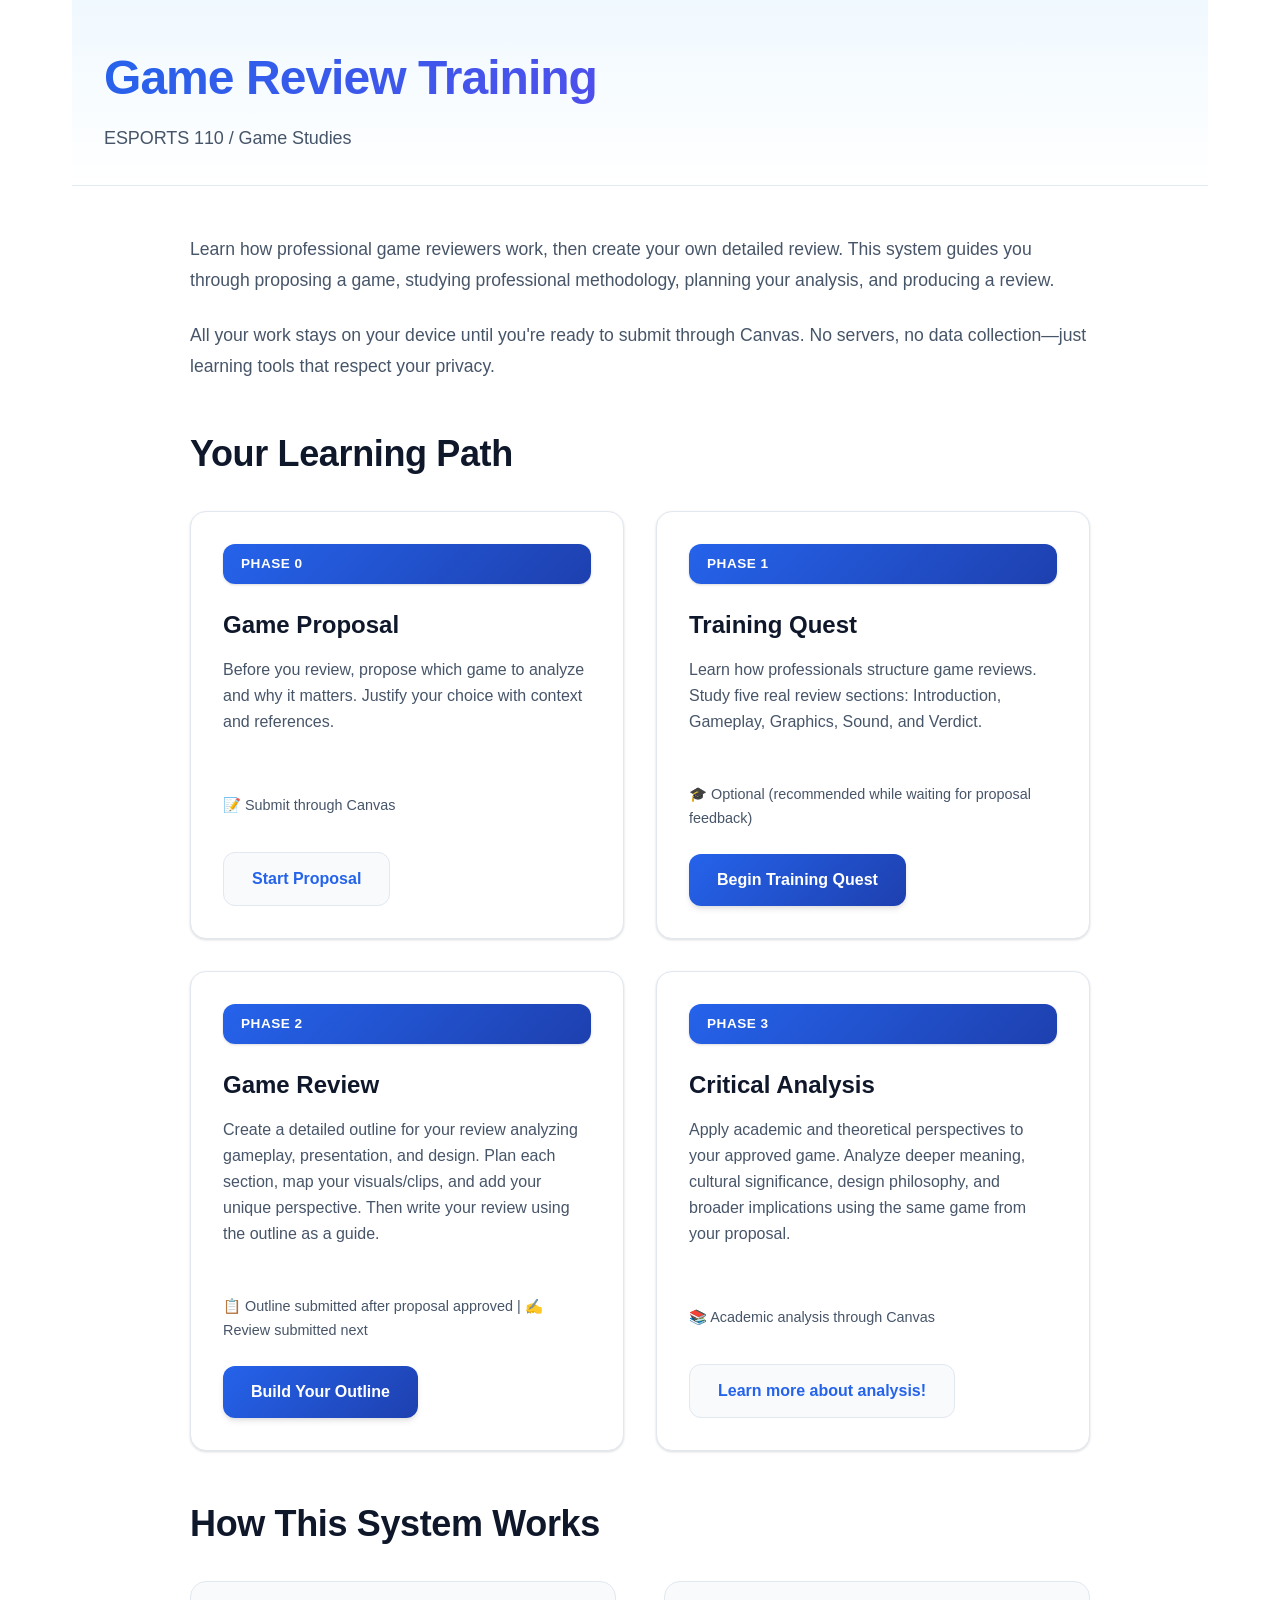
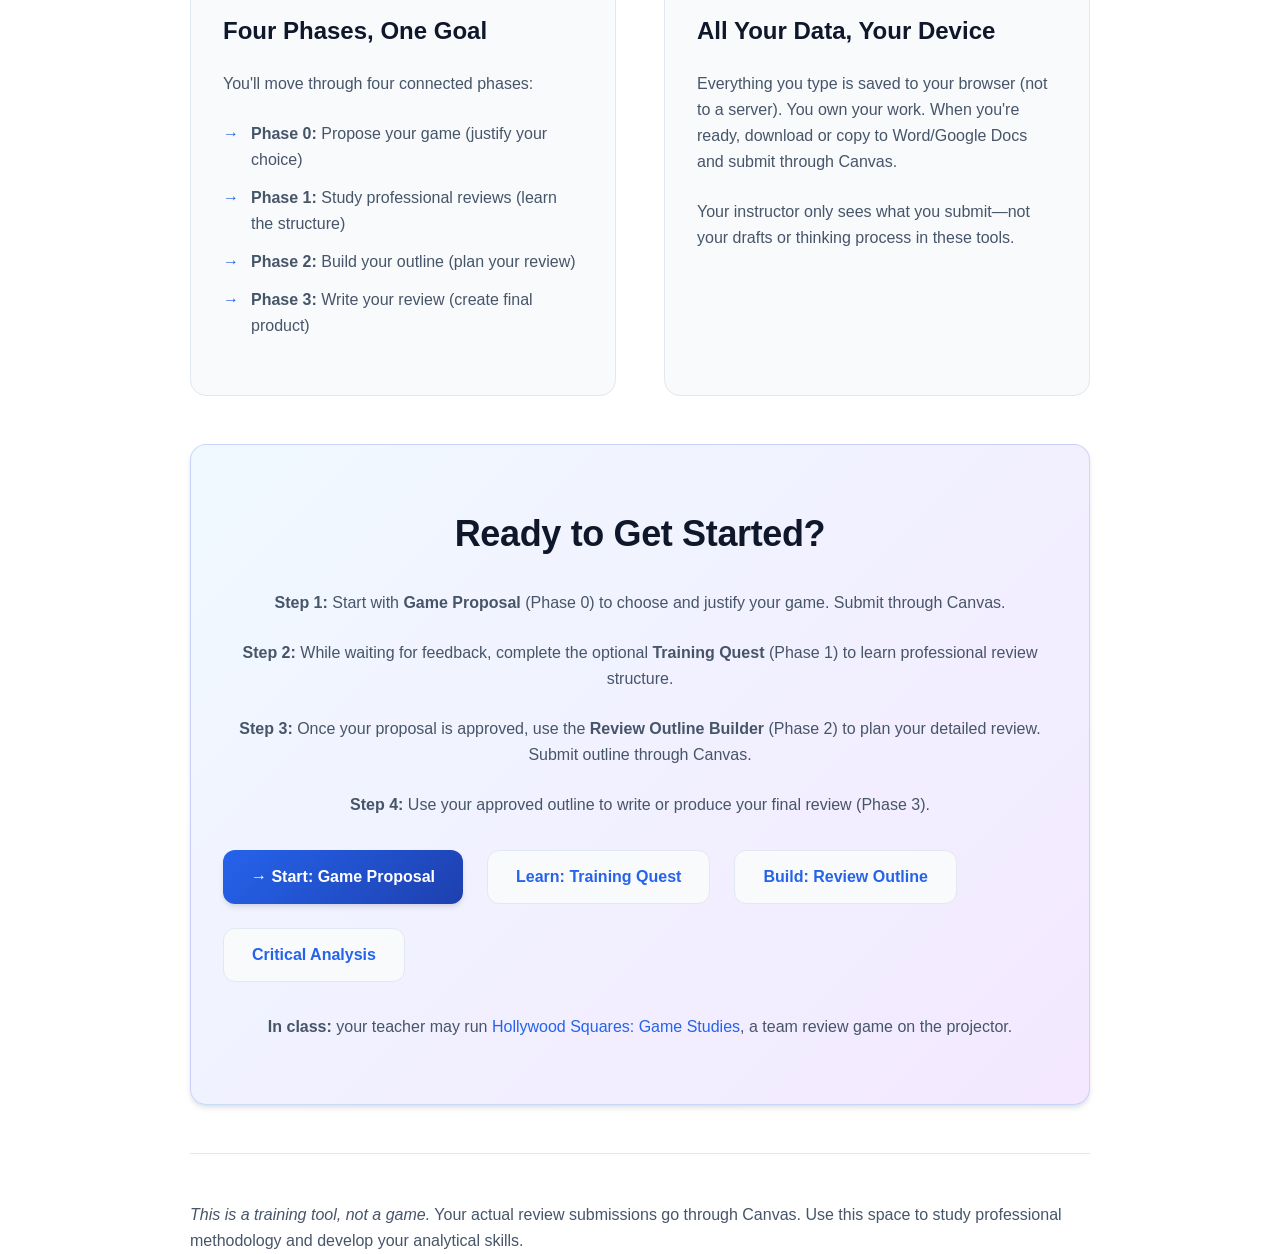
<file: index.html>
<!DOCTYPE html>
<html lang="en">
<head>
    <meta charset="UTF-8">
    <meta name="viewport" content="width=device-width, initial-scale=1.0">
    <title>ESPORTS 110 – Game Review Training</title>
    <link rel="stylesheet" href="css/base.css">
    <link rel="stylesheet" href="css/layout.css">
</head>
<body>
    <div class="container">
        <header class="page-header">
            <h1>Game Review Training</h1>
            <p class="subtitle">ESPORTS 110 / Game Studies</p>
        </header>

        <main class="main-content">
            <section class="hero">
                <p class="lead">Learn how professional game reviewers work, then create your own detailed review. This system guides you through proposing a game, studying professional methodology, planning your analysis, and producing a review.</p>
                <p>All your work stays on your device until you're ready to submit through Canvas. No servers, no data collection—just learning tools that respect your privacy.</p>
            </section>

            <section class="pathway">
                <h2>Your Learning Path</h2>
                
                <div class="pathway-grid">
                    <div class="pathway-card">
                        <div class="phase-number">Phase 0</div>
                        <h3>Game Proposal</h3>
                        <p>Before you review, propose which game to analyze and why it matters. Justify your choice with context and references.</p>
                        <p style="font-size: 0.9rem; color: var(--color-text-light); margin-top: var(--spacing-md);">📝 Submit through Canvas</p>
                        <a href="proposal.html" class="button button-secondary">Start Proposal</a>
                    </div>

                    <div class="pathway-card">
                        <div class="phase-number">Phase 1</div>
                        <h3>Training Quest</h3>
                        <p>Learn how professionals structure game reviews. Study five real review sections: Introduction, Gameplay, Graphics, Sound, and Verdict.</p>
                        <p style="font-size: 0.9rem; color: var(--color-text-light); margin-top: var(--spacing-md);">🎓 Optional (recommended while waiting for proposal feedback)</p>
                        <a href="quest.html" class="button button-primary">Begin Training Quest</a>
                    </div>

                    <div class="pathway-card">
                        <div class="phase-number">Phase 2</div>
                        <h3>Game Review</h3>
                        <p>Create a detailed outline for your review analyzing gameplay, presentation, and design. Plan each section, map your visuals/clips, and add your unique perspective. Then write your review using the outline as a guide.</p>
                        <p style="font-size: 0.9rem; color: var(--color-text-light); margin-top: var(--spacing-md);">📋 Outline submitted after proposal approved | ✍️ Review submitted next</p>
                        <a href="relic.html" class="button button-primary">Build Your Outline</a>
                    </div>

                    <div class="pathway-card">
                        <div class="phase-number">Phase 3</div>
                        <h3>Critical Analysis</h3>
                        <p>Apply academic and theoretical perspectives to your approved game. Analyze deeper meaning, cultural significance, design philosophy, and broader implications using the same game from your proposal.</p>
                        <p style="font-size: 0.9rem; color: var(--color-text-light); margin-top: var(--spacing-md);">📚 Academic analysis through Canvas</p>
                        <a href="analysis.html" class="button button-secondary" style="opacity: 1; cursor: pointer;">Learn more about analysis!</a>
                    </div>
                </div>
            </section>

            <section class="how-it-works">
                <h2>How This System Works</h2>
                <div class="two-column">
                    <div>
                        <h3>Four Phases, One Goal</h3>
                        <p>You'll move through four connected phases:</p>
                        <ul class="simple-list">
                            <li><strong>Phase 0:</strong> Propose your game (justify your choice)</li>
                            <li><strong>Phase 1:</strong> Study professional reviews (learn the structure)</li>
                            <li><strong>Phase 2:</strong> Build your outline (plan your review)</li>
                            <li><strong>Phase 3:</strong> Write your review (create final product)</li>
                        </ul>
                    </div>
                    <div>
                        <h3>All Your Data, Your Device</h3>
                        <p>Everything you type is saved to your browser (not to a server). You own your work. When you're ready, download or copy to Word/Google Docs and submit through Canvas.</p>
                        <p>Your instructor only sees what you submit—not your drafts or thinking process in these tools.</p>
                    </div>
                </div>
            </section>

            <section class="start-section">
                <h2>Ready to Get Started?</h2>
                <p><strong>Step 1:</strong> Start with <strong>Game Proposal</strong> (Phase 0) to choose and justify your game. Submit through Canvas.</p>
                <p><strong>Step 2:</strong> While waiting for feedback, complete the optional <strong>Training Quest</strong> (Phase 1) to learn professional review structure.</p>
                <p><strong>Step 3:</strong> Once your proposal is approved, use the <strong>Review Outline Builder</strong> (Phase 2) to plan your detailed review. Submit outline through Canvas.</p>
                <p><strong>Step 4:</strong> Use your approved outline to write or produce your final review (Phase 3).</p>
                <div class="button-group" style="margin-top: var(--spacing-lg);">
                    <a href="proposal.html" class="button button-primary">→ Start: Game Proposal</a>
                    <a href="quest.html" class="button button-secondary">Learn: Training Quest</a>
                    <a href="relic.html" class="button button-secondary">Build: Review Outline</a>
                    <a href="analysis.html" class="button button-secondary">Critical Analysis</a>
                </div>
                <p style="margin-top: var(--spacing-lg);"><strong>In class:</strong> your teacher may run <a href="square.html">Hollywood Squares: Game Studies</a>, a team review game on the projector.</p>
            </section>

            <footer class="page-footer">
                <p><em>This is a training tool, not a game.</em> Your actual review submissions go through Canvas. Use this space to study professional methodology and develop your analytical skills.</p>
            </footer>
        </main>
    </div>
</body>
</html>
</file>
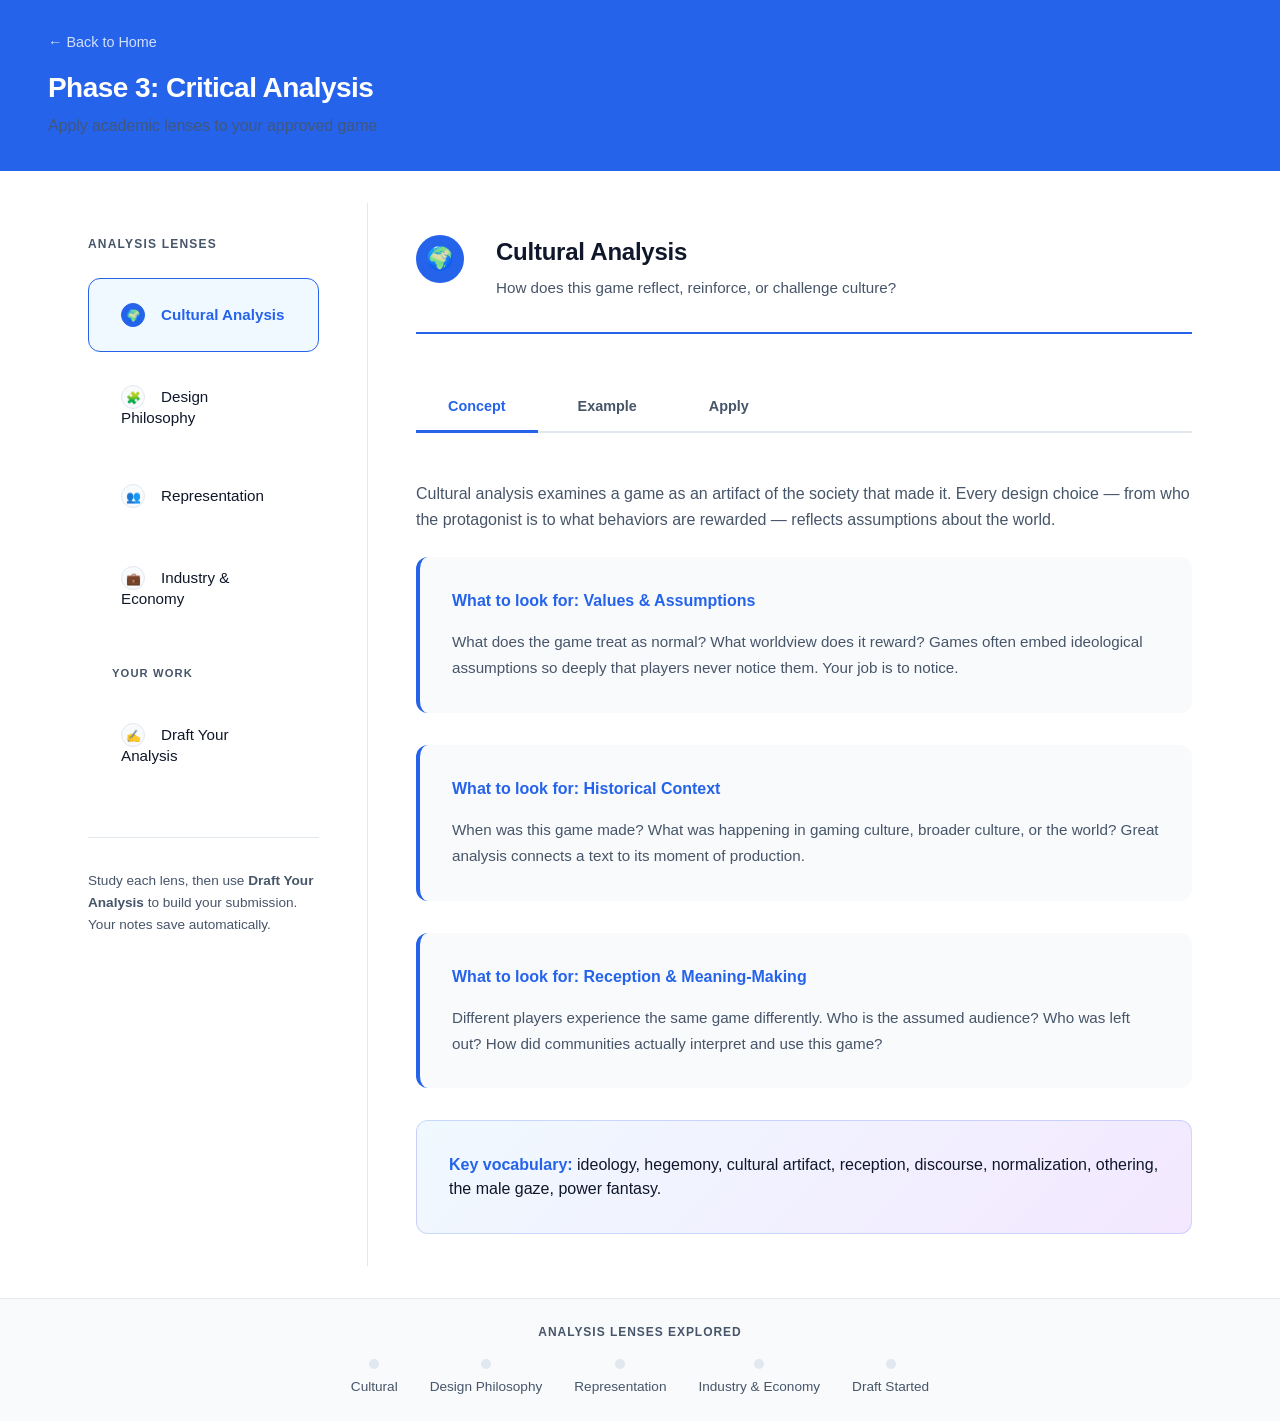
<file: analysis.html>
<!DOCTYPE html>
<html lang="en">
<head>
  <meta charset="UTF-8">
  <meta name="viewport" content="width=device-width, initial-scale=1.0">
  <title>Phase 3: Critical Analysis – ESPORTS 110</title>
  <link rel="stylesheet" href="css/base.css">
  <link rel="stylesheet" href="css/layout.css">
  <style>
    /* ── Layout shell (mirrors quest layout) ── */
    .analysis-container {
      min-height: 100vh;
      display: flex;
      flex-direction: column;
    }

    .analysis-header {
      background: var(--color-primary);
      color: white;
      padding: var(--spacing-lg) var(--spacing-xl);
    }

    .analysis-header .header-content {
      max-width: 1200px;
      margin: 0 auto;
    }

    .analysis-header .back-link {
      color: rgba(255,255,255,0.8);
      text-decoration: none;
      font-size: 0.9rem;
      display: block;
      margin-bottom: var(--spacing-sm);
    }

    .analysis-header .back-link:hover { color: white; }

    .analysis-header h1 {
      margin: 0 0 var(--spacing-xs) 0;
      font-size: 1.75rem;
      font-weight: 800;
      color: white;
    }

    .analysis-header .subtitle {
      margin: 0;
      opacity: 0.85;
      font-size: 1rem;
    }

    .analysis-layout {
      display: grid;
      grid-template-columns: 280px 1fr;
      flex: 1;
      max-width: 1200px;
      margin: 0 auto;
      width: 100%;
      gap: 0;
      padding: var(--spacing-lg) var(--spacing-xl);
    }

    /* ── Sidebar ── */
    .analysis-sidebar {
      padding-right: var(--spacing-xl);
      border-right: 1px solid var(--color-border);
      padding-top: var(--spacing-lg);
    }

    .sidebar-label {
      font-size: 0.75rem;
      font-weight: 700;
      text-transform: uppercase;
      letter-spacing: 0.1em;
      color: var(--color-text-light);
      margin: 0 0 var(--spacing-md) 0;
    }

    .lens-nav-item {
      display: block;
      width: 100%;
      text-align: left;
      padding: var(--spacing-md) var(--spacing-lg);
      background: none;
      border: none;
      border-radius: var(--border-radius-lg);
      cursor: pointer;
      font-family: var(--font-sans);
      font-size: 0.95rem;
      color: var(--color-text);
      transition: all var(--transition-normal);
      margin-bottom: var(--spacing-xs);
      border: 1.5px solid transparent;
    }

    .lens-nav-item:hover {
      background: var(--color-surface);
      border-color: var(--color-border);
    }

    .lens-nav-item.active {
      background: var(--color-primary-lighter);
      border-color: var(--color-primary);
      color: var(--color-primary);
      font-weight: 600;
    }

    .lens-nav-item .lens-icon {
      display: inline-block;
      width: 24px;
      height: 24px;
      border-radius: 50%;
      background: var(--color-surface);
      font-size: 0.75rem;
      font-weight: 700;
      text-align: center;
      line-height: 24px;
      margin-right: var(--spacing-sm);
      color: var(--color-text-light);
      border: 1.5px solid var(--color-border);
    }

    .lens-nav-item.active .lens-icon {
      background: var(--color-primary);
      color: white;
      border-color: var(--color-primary);
    }

    .sidebar-section-label {
      font-size: 0.7rem;
      font-weight: 700;
      text-transform: uppercase;
      letter-spacing: 0.1em;
      color: var(--color-text-light);
      margin: var(--spacing-lg) 0 var(--spacing-sm) 0;
      padding-left: var(--spacing-md);
    }

    .sidebar-footer {
      margin-top: var(--spacing-xl);
      padding-top: var(--spacing-lg);
      border-top: 1px solid var(--color-border);
    }

    .sidebar-note {
      font-size: 0.85rem;
      color: var(--color-text-light);
      line-height: 1.6;
    }

    /* ── Main content area ── */
    .analysis-main {
      padding-left: var(--spacing-xl);
      padding-top: var(--spacing-lg);
    }

    .lens-panel { display: none; }
    .lens-panel.active { display: block; }

    .lens-title-bar {
      display: flex;
      align-items: flex-start;
      gap: var(--spacing-lg);
      margin-bottom: var(--spacing-xl);
      padding-bottom: var(--spacing-lg);
      border-bottom: 2px solid var(--color-primary);
    }

    .lens-badge {
      width: 48px;
      height: 48px;
      background: var(--color-primary);
      color: white;
      border-radius: 50%;
      display: flex;
      align-items: center;
      justify-content: center;
      font-size: 1.4rem;
      flex-shrink: 0;
    }

    .lens-title-bar h2 {
      margin: 0 0 var(--spacing-xs) 0;
      font-size: 1.5rem;
    }

    .lens-title-bar p {
      margin: 0;
      color: var(--color-text-light);
      font-size: 0.95rem;
    }

    /* ── Tabs (mirrors quest.html pattern) ── */
    .tabs-area {
      display: flex;
      gap: var(--spacing-xs);
      margin-bottom: var(--spacing-xl);
      border-bottom: 2px solid var(--color-border);
      padding-bottom: 0;
    }

    .tab-btn {
      padding: var(--spacing-sm) var(--spacing-lg);
      background: none;
      border: none;
      border-bottom: 3px solid transparent;
      cursor: pointer;
      font-family: var(--font-sans);
      font-size: 0.9rem;
      font-weight: 600;
      color: var(--color-text-light);
      transition: all var(--transition-normal);
      margin-bottom: -2px;
    }

    .tab-btn:hover { color: var(--color-primary); }

    .tab-btn.active {
      color: var(--color-primary);
      border-bottom-color: var(--color-primary);
    }

    .tab-content { display: none; }
    .tab-content.active { display: block; }

    /* ── Content cards ── */
    .concept-card {
      background: var(--color-surface);
      border-radius: var(--border-radius-lg);
      padding: var(--spacing-lg);
      margin-bottom: var(--spacing-lg);
      border-left: 4px solid var(--color-primary);
    }

    .concept-card h4 {
      margin: 0 0 var(--spacing-sm) 0;
      color: var(--color-primary);
      font-size: 1rem;
    }

    .concept-card p { margin: 0; font-size: 0.95rem; line-height: 1.7; }

    .example-box {
      background: var(--color-background);
      border: 1px solid var(--color-border);
      border-radius: var(--border-radius-lg);
      padding: var(--spacing-lg);
      margin: var(--spacing-lg) 0;
    }

    .example-box .example-label {
      font-size: 0.75rem;
      font-weight: 700;
      text-transform: uppercase;
      letter-spacing: 0.08em;
      color: var(--color-text-light);
      margin: 0 0 var(--spacing-sm) 0;
    }

    .example-box blockquote {
      margin: 0;
      font-style: italic;
      line-height: 1.7;
      color: var(--color-text);
      border-left: 3px solid var(--color-accent);
      padding-left: var(--spacing-md);
    }

    .example-box .source {
      font-size: 0.85rem;
      color: var(--color-text-light);
      margin-top: var(--spacing-sm);
    }

    .tip-box {
      background: linear-gradient(135deg, var(--color-primary-lighter) 0%, var(--color-secondary-light, #ede9fe) 100%);
      border-radius: var(--border-radius-lg);
      padding: var(--spacing-lg);
      margin: var(--spacing-lg) 0;
      border: 1px solid rgba(37,99,235,0.2);
    }

    .tip-box strong { color: var(--color-primary); }

    .checklist {
      list-style: none;
      padding: 0;
      margin: var(--spacing-md) 0 0 0;
    }

    .checklist li {
      padding: var(--spacing-sm) 0;
      padding-left: var(--spacing-lg);
      position: relative;
      font-size: 0.95rem;
      line-height: 1.6;
      border-bottom: 1px solid var(--color-border);
    }

    .checklist li:last-child { border-bottom: none; }

    .checklist li::before {
      content: "→";
      position: absolute;
      left: 0;
      color: var(--color-primary);
      font-weight: 700;
    }

    /* ── Draft builder (mirrors relic.html outline-builder) ── */
    .draft-builder {
      background: linear-gradient(135deg, var(--color-primary-lighter) 0%, var(--color-secondary-light, #ede9fe) 100%);
      padding: var(--spacing-xl);
      border-radius: var(--border-radius-xl);
      border: 1px solid rgba(37,99,235,0.2);
    }

    .draft-game-header {
      background: var(--color-background);
      padding: var(--spacing-lg);
      border-radius: var(--border-radius-lg);
      margin-bottom: var(--spacing-lg);
      border-left: 4px solid var(--color-primary);
    }

    .draft-game-header h3 { margin: 0 0 var(--spacing-sm) 0; }

    .draft-input {
      width: 100%;
      padding: var(--spacing-sm) var(--spacing-md);
      border: 1px solid var(--color-border);
      border-radius: var(--border-radius-lg);
      font-family: var(--font-sans);
      font-size: 0.95rem;
    }

    .draft-section {
      background: var(--color-background);
      padding: var(--spacing-lg);
      border-radius: var(--border-radius-lg);
      border: 1px solid var(--color-border);
      margin-bottom: var(--spacing-lg);
    }

    .draft-section h4 {
      margin: 0 0 var(--spacing-xs) 0;
      display: flex;
      align-items: center;
      gap: var(--spacing-sm);
    }

    .draft-section h4 .num {
      display: inline-flex;
      width: 28px;
      height: 28px;
      background: var(--color-primary);
      color: white;
      border-radius: 50%;
      align-items: center;
      justify-content: center;
      font-size: 0.8rem;
      font-weight: 700;
      flex-shrink: 0;
    }

    .draft-prompt {
      font-size: 0.85rem;
      color: var(--color-text-light);
      margin: 0 0 var(--spacing-md) 0;
      padding-left: calc(28px + var(--spacing-sm));
      font-style: italic;
    }

    .draft-textarea {
      width: 100%;
      padding: var(--spacing-md);
      border: 1.5px solid var(--color-border);
      border-radius: var(--border-radius-lg);
      font-family: var(--font-sans);
      font-size: 0.95rem;
      min-height: 130px;
      resize: vertical;
      transition: all var(--transition-normal);
    }

    .draft-textarea:focus {
      outline: none;
      border-color: var(--color-primary);
      box-shadow: 0 0 0 3px var(--color-primary-lighter);
    }

    .draft-actions {
      display: flex;
      gap: var(--spacing-md);
      margin-top: var(--spacing-xl);
      padding-top: var(--spacing-lg);
      border-top: 1px solid var(--color-border);
      flex-wrap: wrap;
    }

    .button-danger {
      background-color: var(--color-error, #dc2626);
      color: white;
    }

    .button-danger:hover { background-color: #b91c1c; }

    .generated-analysis {
      background: var(--color-background);
      border: 2px solid var(--color-primary);
      border-radius: var(--border-radius-xl);
      padding: var(--spacing-xl);
      margin-top: var(--spacing-xl);
      display: none;
    }

    .generated-analysis.visible {
      display: block;
      animation: slideIn 300ms ease-in-out;
    }

    .analysis-text-output {
      background: var(--color-surface);
      padding: var(--spacing-lg);
      border-radius: var(--border-radius-lg);
      margin: var(--spacing-lg) 0;
      white-space: pre-wrap;
      word-wrap: break-word;
      line-height: var(--line-height-relaxed);
      font-size: 0.92rem;
      font-family: 'Monaco', 'Menlo', 'Ubuntu Mono', monospace;
    }

    .analysis-output-actions {
      display: flex;
      gap: var(--spacing-md);
      flex-wrap: wrap;
    }

    /* ── Lens selector intro (top of draft tab) ── */
    .lens-selector-grid {
      display: grid;
      grid-template-columns: 1fr 1fr;
      gap: var(--spacing-md);
      margin-bottom: var(--spacing-xl);
    }

    .lens-pick-btn {
      padding: var(--spacing-lg);
      background: var(--color-background);
      border: 2px solid var(--color-border);
      border-radius: var(--border-radius-lg);
      cursor: pointer;
      text-align: left;
      font-family: var(--font-sans);
      transition: all var(--transition-normal);
    }

    .lens-pick-btn:hover {
      border-color: var(--color-primary);
      background: var(--color-primary-lighter);
    }

    .lens-pick-btn.selected {
      border-color: var(--color-primary);
      background: var(--color-primary-lighter);
    }

    .lens-pick-btn .pick-icon { font-size: 1.5rem; display: block; margin-bottom: var(--spacing-xs); }
    .lens-pick-btn .pick-name { font-weight: 700; font-size: 0.95rem; display: block; margin-bottom: var(--spacing-xs); }
    .lens-pick-btn .pick-desc { font-size: 0.82rem; color: var(--color-text-light); line-height: 1.5; }

    .lens-pick-check {
      display: inline-block;
      width: 20px;
      height: 20px;
      border: 2px solid var(--color-border);
      border-radius: 50%;
      vertical-align: middle;
      margin-right: 6px;
      transition: all var(--transition-normal);
    }

    .lens-pick-btn.selected .lens-pick-check {
      background: var(--color-primary);
      border-color: var(--color-primary);
    }

    /* ── Progress bar (mirrors quest) ── */
    .analysis-progress-bar {
      background: var(--color-surface);
      padding: var(--spacing-md) var(--spacing-xl);
      border-top: 1px solid var(--color-border);
    }

    .analysis-progress-bar .progress-label {
      font-size: 0.75rem;
      font-weight: 700;
      text-transform: uppercase;
      letter-spacing: 0.08em;
      color: var(--color-text-light);
      margin: 0 0 var(--spacing-sm) 0;
    }

    .progress-indicators {
      display: flex;
      gap: var(--spacing-lg);
      flex-wrap: wrap;
    }

    .progress-item {
      display: flex;
      align-items: center;
      gap: var(--spacing-xs);
      font-size: 0.85rem;
      color: var(--color-text-light);
    }

    .progress-dot {
      width: 10px;
      height: 10px;
      border-radius: 50%;
      background: var(--color-border);
      transition: background var(--transition-normal);
    }

    .progress-dot.visited { background: var(--color-primary); }

    /* ── Notification ── */
    .notification {
      position: fixed;
      bottom: var(--spacing-xl);
      right: var(--spacing-xl);
      padding: var(--spacing-md) var(--spacing-lg);
      border-radius: var(--border-radius-lg);
      font-weight: 600;
      font-size: 0.9rem;
      z-index: 1000;
      animation: slideIn 200ms ease-out;
    }

    .notification.success {
      background: #16a34a;
      color: white;
    }

    .notification.error {
      background: var(--color-error, #dc2626);
      color: white;
    }

    @keyframes slideIn {
      from { opacity: 0; transform: translateY(20px); }
      to   { opacity: 1; transform: translateY(0); }
    }

    /* ── Responsive ── */
    @media (max-width: 768px) {
      .analysis-layout {
        grid-template-columns: 1fr;
        padding: var(--spacing-md);
      }

      .analysis-sidebar {
        border-right: none;
        border-bottom: 1px solid var(--color-border);
        padding-right: 0;
        padding-bottom: var(--spacing-lg);
        margin-bottom: var(--spacing-lg);
      }

      .lens-nav-item { padding: var(--spacing-sm) var(--spacing-md); }

      .analysis-main { padding-left: 0; }

      .lens-selector-grid { grid-template-columns: 1fr; }

      .draft-actions { flex-direction: column; }

      .draft-actions .button { width: 100%; }
    }
  </style>
</head>
<body>
<div class="analysis-container">

  <!-- Header -->
  <header class="analysis-header">
    <div class="header-content">
      <a href="index.html" class="back-link">← Back to Home</a>
      <h1>Phase 3: Critical Analysis</h1>
      <p class="subtitle">Apply academic lenses to your approved game</p>
    </div>
  </header>

  <!-- Layout -->
  <div class="analysis-layout">

    <!-- Sidebar -->
    <aside class="analysis-sidebar">
      <p class="sidebar-label">Analysis Lenses</p>

      <button class="lens-nav-item active" onclick="showLens('cultural')" id="nav-cultural">
        <span class="lens-icon">🌍</span>Cultural Analysis
      </button>
      <button class="lens-nav-item" onclick="showLens('design')" id="nav-design">
        <span class="lens-icon">🧩</span>Design Philosophy
      </button>
      <button class="lens-nav-item" onclick="showLens('representation')" id="nav-representation">
        <span class="lens-icon">👥</span>Representation
      </button>
      <button class="lens-nav-item" onclick="showLens('industry')" id="nav-industry">
        <span class="lens-icon">💼</span>Industry & Economy
      </button>

      <p class="sidebar-section-label">Your Work</p>
      <button class="lens-nav-item" onclick="showLens('draft')" id="nav-draft">
        <span class="lens-icon">✍️</span>Draft Your Analysis
      </button>

      <div class="sidebar-footer">
        <p class="sidebar-note">Study each lens, then use <strong>Draft Your Analysis</strong> to build your submission. Your notes save automatically.</p>
      </div>
    </aside>

    <!-- Main content -->
    <main class="analysis-main">

      <!-- ══ CULTURAL LENS ══ -->
      <div class="lens-panel active" id="panel-cultural">
        <div class="lens-title-bar">
          <div class="lens-badge">🌍</div>
          <div>
            <h2>Cultural Analysis</h2>
            <p>How does this game reflect, reinforce, or challenge culture?</p>
          </div>
        </div>

        <div class="tabs-area" id="tabs-cultural">
          <button class="tab-btn active" onclick="switchTab('cultural','concept')">Concept</button>
          <button class="tab-btn" onclick="switchTab('cultural','example')">Example</button>
          <button class="tab-btn" onclick="switchTab('cultural','apply')">Apply</button>
        </div>

        <div class="tab-content active" id="cultural-concept">
          <p>Cultural analysis examines a game as an artifact of the society that made it. Every design choice — from who the protagonist is to what behaviors are rewarded — reflects assumptions about the world.</p>

          <div class="concept-card">
            <h4>What to look for: Values & Assumptions</h4>
            <p>What does the game treat as normal? What worldview does it reward? Games often embed ideological assumptions so deeply that players never notice them. Your job is to notice.</p>
          </div>

          <div class="concept-card">
            <h4>What to look for: Historical Context</h4>
            <p>When was this game made? What was happening in gaming culture, broader culture, or the world? Great analysis connects a text to its moment of production.</p>
          </div>

          <div class="concept-card">
            <h4>What to look for: Reception & Meaning-Making</h4>
            <p>Different players experience the same game differently. Who is the assumed audience? Who was left out? How did communities actually interpret and use this game?</p>
          </div>

          <div class="tip-box">
            <strong>Key vocabulary:</strong> ideology, hegemony, cultural artifact, reception, discourse, normalization, othering, the male gaze, power fantasy.
          </div>
        </div>

        <div class="tab-content" id="cultural-example">
          <div class="example-box">
            <p class="example-label">Professional Example — Cultural Lens</p>
            <blockquote>
              "Red Dead Redemption 2 is obsessed with American mythology — the frontier, manifest destiny, the honorable outlaw — and it both celebrates and deconstructs that mythology simultaneously. The game knows the West it depicts was built on displacement and violence, and it forces you to participate in that violence even as it mourns it. This is not a western that glorifies the genre uncritically; it's a eulogy for it."
            </blockquote>
            <p class="source">— Adapted from critical analysis tradition</p>
          </div>

          <p><strong>Why this works:</strong> The writer identifies a specific cultural mythology the game engages with (the American West), names the ideology embedded in that mythology (manifest destiny, the honorable outlaw), and then shows how the game's design creates a <em>complicated</em> relationship to it rather than simple celebration. The analysis moves beyond "this game has western themes" to "here's what those themes mean and how the game handles them."</p>

          <div class="tip-box">
            <strong>Notice:</strong> The writer makes a claim about intent and effect. They don't just describe — they interpret. That's the move you're practicing.
          </div>
        </div>

        <div class="tab-content" id="cultural-apply">
          <p>Use these questions as your thinking prompts. You don't need to answer all of them — pick the 2–3 that open up the richest discussion for your specific game.</p>

          <ul class="checklist">
            <li>What cultural mythology or narrative does this game participate in? (Hero's journey? Frontier conquest? Rags-to-riches? Survival of the fittest?)</li>
            <li>What values does succeeding at this game require you to practice or endorse?</li>
            <li>What does the game treat as "natural" or "normal" that is actually a constructed cultural choice?</li>
            <li>Where was this game made, and how does that national or corporate context shape its worldview?</li>
            <li>How did different communities of players interpret this game differently from the developers' intent?</li>
            <li>Does the game engage with historical events or systems? How accurately and responsibly?</li>
            <li>What anxieties or desires of its cultural moment does this game express?</li>
          </ul>

          <div class="tip-box">
            <strong>Strong claim structure:</strong> "[Game] participates in [cultural mythology/discourse] by [specific mechanic or design choice], which [effect/implication]." Example: "Fortnite participates in consumer culture by making cosmetic purchases the primary vehicle for identity expression, which normalizes the idea that self-presentation requires spending."
          </div>
        </div>
      </div>

      <!-- ══ DESIGN PHILOSOPHY LENS ══ -->
      <div class="lens-panel" id="panel-design">
        <div class="lens-title-bar">
          <div class="lens-badge">🧩</div>
          <div>
            <h2>Design Philosophy</h2>
            <p>What does this game believe about what games should be and do?</p>
          </div>
        </div>

        <div class="tabs-area" id="tabs-design">
          <button class="tab-btn active" onclick="switchTab('design','concept')">Concept</button>
          <button class="tab-btn" onclick="switchTab('design','example')">Example</button>
          <button class="tab-btn" onclick="switchTab('design','apply')">Apply</button>
        </div>

        <div class="tab-content active" id="design-concept">
          <p>Every game embeds a theory of what games are for. Some believe games should challenge and punish failure. Others believe games should remove friction and maximize accessibility. Design philosophy analysis makes that theory explicit — and evaluates it.</p>

          <div class="concept-card">
            <h4>MDA Framework: Mechanics → Dynamics → Aesthetics</h4>
            <p>Mechanics are the rules. Dynamics are what emerges when players interact with those rules. Aesthetics are the emotional experiences that emerge from those dynamics. Academic game analysis often traces this chain to understand why a game feels the way it feels.</p>
          </div>

          <div class="concept-card">
            <h4>Intentionality & the Implied Player</h4>
            <p>Designers make choices for a specific imagined player. Who is the "implied player" this game was designed for? Are you that player? What happens when players outside that assumption encounter the game?</p>
          </div>

          <div class="concept-card">
            <h4>Design Lineage</h4>
            <p>No game exists in a vacuum. What games did this inherit from? What conventions did it break? How does understanding that lineage change how we evaluate the design choices?</p>
          </div>

          <div class="tip-box">
            <strong>Key vocabulary:</strong> MDA framework, flow state, implied player, affordance, friction, game feel, ludonarrative dissonance, emergent gameplay, procedural rhetoric.
          </div>
        </div>

        <div class="tab-content" id="design-example">
          <div class="example-box">
            <p class="example-label">Professional Example — Design Philosophy Lens</p>
            <blockquote>
              "Celeste makes a specific philosophical claim: failure is not punishment, it is information. Every death resets you instantly, with no load screens, no resource costs. The mechanic communicates a worldview — that trying is never penalized, only the absence of trying. This is not an accident of design. It is a coherent belief about what games can model about persistence."
            </blockquote>
            <p class="source">— Adapted from critical analysis tradition</p>
          </div>

          <p><strong>Why this works:</strong> The writer moves from a specific mechanic (instant respawn, no cost) to the philosophy that mechanic embeds (failure = information, not punishment) to the broader claim about what the game is <em>arguing</em>. This is design philosophy analysis at its best — it treats mechanical choices as meaningful statements.</p>

          <div class="tip-box">
            <strong>Ian Bogost's concept of "procedural rhetoric":</strong> games make arguments through the systems they implement, not just through narrative or dialogue. A game about resource management argues something about scarcity. A game about violence with no consequences argues something about the morality of violence.
          </div>
        </div>

        <div class="tab-content" id="design-apply">
          <p>Choose questions that unlock the most interesting discussion for your specific game:</p>

          <ul class="checklist">
            <li>What theory of fun or engagement does this game's design embody? Is it challenge-based, narrative-based, social, exploratory, expressive?</li>
            <li>What does the game's approach to failure say about its beliefs about learning or persistence?</li>
            <li>Who is the "implied player"? Is that assumption limiting or enabling?</li>
            <li>What argument does the game make through its systems — not its story, but its rules?</li>
            <li>How does this game's design relate to or break from its genre's conventions?</li>
            <li>Where does the game create "ludonarrative dissonance" — where narrative and mechanics contradict each other?</li>
            <li>What does the pacing, difficulty curve, or moment-to-moment flow reveal about the design philosophy?</li>
          </ul>

          <div class="tip-box">
            <strong>Strong claim structure:</strong> "[Game]'s [specific mechanic/system] embodies a belief that [design philosophy claim], which [result/implication for player experience]." Example: "Dark Souls' punishment economy — souls lost on death, recoverable but risky — embeds a belief that meaningful reward requires meaningful risk, which transforms every encounter into a negotiation between caution and greed."
          </div>
        </div>
      </div>

      <!-- ══ REPRESENTATION LENS ══ -->
      <div class="lens-panel" id="panel-representation">
        <div class="lens-title-bar">
          <div class="lens-badge">👥</div>
          <div>
            <h2>Representation</h2>
            <p>Who is present, absent, centered, or marginalized in this game?</p>
          </div>
        </div>

        <div class="tabs-area" id="tabs-representation">
          <button class="tab-btn active" onclick="switchTab('representation','concept')">Concept</button>
          <button class="tab-btn" onclick="switchTab('representation','example')">Example</button>
          <button class="tab-btn" onclick="switchTab('representation','apply')">Apply</button>
        </div>

        <div class="tab-content active" id="representation-concept">
          <p>Representation analysis examines who gets to be a protagonist, who exists as a supporting character or enemy, and who is absent entirely. It also examines how groups are portrayed — with dignity and complexity, or as stereotypes.</p>

          <div class="concept-card">
            <h4>The Spectrum of Representation</h4>
            <p>Representation exists on a spectrum from erasure (absent entirely) through stereotyping (present but reductive) to complexity (present with full humanity). Critical analysis identifies where on this spectrum a game sits — and asks why.</p>
          </div>

          <div class="concept-card">
            <h4>Character Agency vs. Function</h4>
            <p>Characters can exist to serve the protagonist (as rewards, obstacles, or tools) rather than having their own goals and interiority. Who has narrative agency in this game? Whose perspective does the camera take?</p>
          </div>

          <div class="concept-card">
            <h4>The Default and the "Other"</h4>
            <p>Games often have an assumed default player identity (frequently white, male, able-bodied, heterosexual). Everyone else is positioned as a variation, a choice, or an afterthought. Representation analysis names that default and examines what it costs.</p>
          </div>

          <div class="tip-box">
            <strong>Key vocabulary:</strong> the male gaze, othering, the Bechdel test (adapted for games), intersectionality, diversity vs. inclusion, tokenism, stereotyping, narrative agency, the default protagonist.
          </div>
        </div>

        <div class="tab-content" id="representation-example">
          <div class="example-box">
            <p class="example-label">Professional Example — Representation Lens</p>
            <blockquote>
              "Hades is remarkable not for having diverse characters, but for what it does with them. Every character — regardless of gender, sexuality, or ethnicity — has a full arc, a distinct voice, and meaningful agency over their own story. The game treats queerness not as a plot point or a source of drama but as unremarkable — a baseline assumption rather than a revelation. This normalization is a design choice with real stakes."
            </blockquote>
            <p class="source">— Adapted from critical analysis tradition</p>
          </div>

          <p><strong>Why this works:</strong> The writer doesn't just say "Hades has diverse characters" (a surface observation). They analyze the <em>quality</em> of that representation — full arcs, distinct voices, narrative agency — and identify a specific design choice (normalizing queerness rather than centering it as drama) and its implications. Representation analysis at this level is about <em>how</em>, not just <em>whether</em>.</p>
        </div>

        <div class="tab-content" id="representation-apply">
          <ul class="checklist">
            <li>Who is the protagonist? What does that choice center and what does it exclude?</li>
            <li>How are women, people of color, LGBTQ+ people, or disabled people represented — as complex characters or as functions/stereotypes?</li>
            <li>Who has narrative agency in this game? Whose desires drive the story?</li>
            <li>What groups are absent entirely — and what does that absence communicate?</li>
            <li>How does the game frame violence or conflict along identity lines?</li>
            <li>Can players customize their identity? What does the game allow or restrict, and what does that communicate?</li>
            <li>Has the game's representation improved or regressed over sequels or updates? What does that trajectory reveal?</li>
          </ul>

          <div class="tip-box">
            <strong>Important:</strong> Representation analysis is descriptive and interpretive, not prescriptive. The goal is to understand and explain, not to issue a verdict. Strong analysis acknowledges complexity — a game can represent one group well and another poorly simultaneously.
          </div>
        </div>
      </div>

      <!-- ══ INDUSTRY & ECONOMY LENS ══ -->
      <div class="lens-panel" id="panel-industry">
        <div class="lens-title-bar">
          <div class="lens-badge">💼</div>
          <div>
            <h2>Industry & Economy</h2>
            <p>How do commercial forces shape this game's design?</p>
          </div>
        </div>

        <div class="tabs-area" id="tabs-industry">
          <button class="tab-btn active" onclick="switchTab('industry','concept')">Concept</button>
          <button class="tab-btn" onclick="switchTab('industry','example')">Example</button>
          <button class="tab-btn" onclick="switchTab('industry','apply')">Apply</button>
        </div>

        <div class="tab-content active" id="industry-concept">
          <p>Games are cultural objects, but they are also products made by companies operating under economic pressures. Understanding those pressures illuminates design choices that might otherwise seem arbitrary.</p>

          <div class="concept-card">
            <h4>Business Models & Player Psychology</h4>
            <p>Free-to-play, subscription, live service, premium, DLC — different business models shape what gets designed. A free-to-play game with microtransactions has mechanical incentives to create desire and friction. Understanding the business model is understanding part of the design brief.</p>
          </div>

          <div class="concept-card">
            <h4>Labor & Production</h4>
            <p>Who made this game, under what conditions, and for what compensation? Crunch culture, studio closures, and the power asymmetries between publishers and developers are part of the critical picture of any commercial game.</p>
          </div>

          <div class="concept-card">
            <h4>Platform Economics</h4>
            <p>Games exist within ecosystems — console exclusives, storefronts, hardware requirements. These platform relationships shape what games can be made and who can access them. Platform analysis is economic analysis.</p>
          </div>

          <div class="tip-box">
            <strong>Key vocabulary:</strong> live service, microtransactions, crunch, AAA vs. indie, publisher/developer relationships, platform exclusivity, FOMO design, dark patterns, planned obsolescence, IP.
          </div>
        </div>

        <div class="tab-content" id="industry-example">
          <div class="example-box">
            <p class="example-label">Professional Example — Industry Lens</p>
            <blockquote>
              "Destiny 2's seasonal model is not a content delivery system — it is an engineered anxiety machine. Content expires. FOMO is designed, not incidental. The game's 'live service' framing obscures that what's being sold is a subscription to perpetual incompleteness. Understanding this isn't cynicism; it's economic literacy about how the business model shapes every design decision."
            </blockquote>
            <p class="source">— Adapted from critical analysis tradition</p>
          </div>

          <p><strong>Why this works:</strong> The writer identifies a specific business model (live service seasonal content), names the psychological mechanism it deploys (FOMO, engineered anxiety), and reframes what the product actually is (subscription to incompleteness). This is industry analysis that moves from surface feature to underlying economic logic to player impact.</p>
        </div>

        <div class="tab-content" id="industry-apply">
          <ul class="checklist">
            <li>What is the business model, and how does it shape the design? (Microtransactions, DLC, subscription, premium, free-to-play)</li>
            <li>Who published this game, and what commercial pressures did the publisher exert on the developer?</li>
            <li>Is this a AAA, mid-tier, or indie game — and how does that production context shape what's possible?</li>
            <li>Does the game use dark patterns (FOMO timers, loot boxes, artificial friction to drive spending)?</li>
            <li>What do we know about the labor conditions that produced this game?</li>
            <li>Is this game a platform exclusive? Who does that exclusivity benefit and who does it exclude?</li>
            <li>How does the game's design reflect or resist the commercial pressures of its production context?</li>
          </ul>

          <div class="tip-box">
            <strong>Strong claim structure:</strong> "[Game]'s [business model/commercial structure] creates [specific design incentive], which [effect on player experience or game culture]." Example: "FIFA's Ultimate Team loot box economy creates a design incentive to make skill gaps feel surmountable only through spending, which trains players to interpret losing as a purchasing problem rather than a skill problem."
          </div>
        </div>
      </div>

      <!-- ══ DRAFT YOUR ANALYSIS ══ -->
      <div class="lens-panel" id="panel-draft">
        <div class="lens-title-bar">
          <div class="lens-badge">✍️</div>
          <div>
            <h2>Draft Your Analysis</h2>
            <p>Build your critical analysis outline. Your notes save automatically.</p>
          </div>
        </div>

        <section class="draft-builder">

          <!-- Game info -->
          <div class="draft-game-header">
            <h3>Your Game</h3>
            <input type="text" class="draft-input" id="analysis-game" placeholder="Game title (same game as your proposal)">
          </div>

          <!-- Lens selector -->
          <div class="draft-section">
            <h4><span class="num">→</span>Choose Your Primary Lens</h4>
            <p class="draft-prompt">You may use multiple lenses — but anchor your analysis in one primary perspective. Which lens opens the most interesting conversation about your game?</p>
            <div class="lens-selector-grid">
              <button class="lens-pick-btn" id="pick-cultural" onclick="selectLens('cultural')">
                <span class="pick-icon">🌍</span>
                <span class="pick-name"><span class="lens-pick-check" id="check-cultural"></span>Cultural Analysis</span>
                <span class="pick-desc">Values, ideology, historical context, reception</span>
              </button>
              <button class="lens-pick-btn" id="pick-design" onclick="selectLens('design')">
                <span class="pick-icon">🧩</span>
                <span class="pick-name"><span class="lens-pick-check" id="check-design"></span>Design Philosophy</span>
                <span class="pick-desc">Mechanics as argument, MDA, implied player</span>
              </button>
              <button class="lens-pick-btn" id="pick-representation" onclick="selectLens('representation')">
                <span class="pick-icon">👥</span>
                <span class="pick-name"><span class="lens-pick-check" id="check-representation"></span>Representation</span>
                <span class="pick-desc">Who is present, centered, absent, or stereotyped</span>
              </button>
              <button class="lens-pick-btn" id="pick-industry" onclick="selectLens('industry')">
                <span class="pick-icon">💼</span>
                <span class="pick-name"><span class="lens-pick-check" id="check-industry"></span>Industry & Economy</span>
                <span class="pick-desc">Business models, labor, platform politics</span>
              </button>
            </div>
          </div>

          <!-- Section 1: Thesis -->
          <div class="draft-section">
            <h4><span class="num">1</span>Thesis Statement</h4>
            <p class="draft-prompt">In 2–3 sentences: what is your central claim about this game through your chosen lens? This should be an arguable position, not a description.</p>
            <textarea class="draft-textarea" id="draft-thesis" placeholder="Example: 'Through a cultural lens, Hollow Knight can be read as a meditation on industrial decline — a world of workers (Vessels) stripped of consciousness and purpose to serve a failed project, whose protagonist's journey forces confrontation with the cost of systems built on suppression.'"></textarea>
          </div>

          <!-- Section 2: Evidence & Analysis -->
          <div class="draft-section">
            <h4><span class="num">2</span>Evidence & Analysis</h4>
            <p class="draft-prompt">Name 2–4 specific examples from the game that support your thesis. For each: describe the mechanic, image, character, or moment — then explain what it means through your lens.</p>
            <textarea class="draft-textarea" id="draft-evidence" placeholder="Evidence 1: [Specific moment or mechanic]&#10;Analysis: [What it means through your chosen lens]&#10;&#10;Evidence 2: [Specific moment or mechanic]&#10;Analysis: [What it means through your chosen lens]&#10;&#10;Evidence 3: [Specific moment or mechanic]&#10;Analysis: [What it means through your chosen lens]"></textarea>
          </div>

          <!-- Section 3: Counterargument -->
          <div class="draft-section">
            <h4><span class="num">3</span>Counterargument & Complication</h4>
            <p class="draft-prompt">Strong analysis acknowledges complexity. What would someone argue against your thesis? How does your game complicate or resist your interpretation? Engage with that honestly.</p>
            <textarea class="draft-textarea" id="draft-counter" placeholder="A counterargument might be that...&#10;&#10;However, this reading is complicated by...&#10;&#10;The tension between these readings reveals..."></textarea>
          </div>

          <!-- Section 4: Broader significance -->
          <div class="draft-section">
            <h4><span class="num">4</span>Broader Significance</h4>
            <p class="draft-prompt">Why does this analysis matter beyond the game itself? What does your reading reveal about games as a medium, culture, the industry, or society?</p>
            <textarea class="draft-textarea" id="draft-significance" placeholder="This analysis matters because...&#10;&#10;What this game reveals about [games/culture/industry] is...&#10;&#10;If we read this game this way, it asks us to consider..."></textarea>
          </div>

          <!-- Section 5: Sources -->
          <div class="draft-section">
            <h4><span class="num">5</span>Academic Sources & References</h4>
            <p class="draft-prompt">List the academic or critical sources you're drawing on. Include game studies scholars, cultural critics, journalism, or other cited works. Format per your instructor's style guide.</p>
            <textarea class="draft-textarea" id="draft-sources" placeholder="1. Author, A. (Year). Title. Publisher.&#10;2. Author, B. (Year). Article title. Journal Name, Vol(Issue), pages.&#10;3. Creator, C. (Year). Game Title. Studio.&#10;4. ..."></textarea>
          </div>

          <!-- Actions -->
          <div class="draft-actions">
            <button class="button button-primary" onclick="generateAnalysis()">
              📄 Generate Analysis Outline
            </button>
            <button class="button button-secondary button-danger" onclick="clearAnalysisData()">
              🗑️ Clear & Start Over
            </button>
          </div>

          <p style="color: var(--color-text-light); font-size: 0.9rem; margin-top: var(--spacing-lg);">
            ℹ️ <strong>Your Data:</strong> Automatically saved to your browser (local storage, your device only). Generate, download, or copy your outline to submit through Canvas.
          </p>
        </section>

        <!-- Generated output -->
        <div class="generated-analysis" id="analysisContainer">
          <div style="border-bottom: 2px solid var(--color-primary); padding-bottom: var(--spacing-lg); margin-bottom: var(--spacing-lg);">
            <h3 style="margin: 0 0 var(--spacing-sm) 0;">Your Critical Analysis Outline</h3>
            <p style="margin: 0; color: var(--color-text-light);">Copy to Word/Google Docs, format, and submit through Canvas.</p>
          </div>
          <div class="analysis-text-output" id="analysisContent"></div>
          <div class="analysis-output-actions">
            <button class="button button-primary" onclick="copyAnalysis()">📋 Copy to Clipboard</button>
            <button class="button button-secondary" onclick="downloadAnalysis()">⬇️ Download as Text</button>
            <button class="button button-secondary" onclick="document.getElementById('analysisContainer').classList.remove('visible')">✕ Close</button>
          </div>
        </div>

        <!-- Submission info -->
        <section class="content-section" style="margin-top: var(--spacing-xl);">
          <h2>Submission & Grading</h2>
          <div class="spec-block">
            <h3>Format</h3>
            <p>Submit your analysis as <strong>.doc, .pdf, or .rtf</strong> through Canvas. Use this tool to draft, then copy to Word/Google Docs to format before submitting.</p>
          </div>
          <div class="spec-block">
            <h3>What to Include</h3>
            <ul class="simple-list">
              <li>A clear arguable thesis applying one primary analytical lens</li>
              <li>2–4 specific textual examples with analysis (not just description)</li>
              <li>Engagement with at least one counterargument</li>
              <li>A reflection on broader significance</li>
              <li>Properly cited academic or critical sources</li>
            </ul>
          </div>
          <div class="spec-block">
            <h3>Grading Criteria</h3>
            <ul class="simple-list">
              <li><strong>Thesis:</strong> Arguable, specific, lens-grounded claim</li>
              <li><strong>Evidence:</strong> Specific game examples, not vague generalizations</li>
              <li><strong>Analysis:</strong> Explaining <em>what</em> examples mean, not just describing them</li>
              <li><strong>Complexity:</strong> Honest engagement with counterarguments</li>
              <li><strong>Significance:</strong> Connecting your reading to broader stakes</li>
              <li><strong>Sources:</strong> Proper citation of critical and academic sources</li>
            </ul>
          </div>
        </section>

        <footer class="page-footer">
          <p><em>Canvas is your submission system.</em> Draft here, then submit a formatted document through Canvas. Your instructor reviews your submitted file.</p>
        </footer>
      </div>
      <!-- end panel-draft -->

    </main>
  </div>

  <!-- Progress bar -->
  <div class="analysis-progress-bar">
    <p class="progress-label">Analysis Lenses Explored</p>
    <div class="progress-indicators">
      <div class="progress-item">
        <span class="progress-dot" id="dot-cultural"></span>
        <span>Cultural</span>
      </div>
      <div class="progress-item">
        <span class="progress-dot" id="dot-design"></span>
        <span>Design Philosophy</span>
      </div>
      <div class="progress-item">
        <span class="progress-dot" id="dot-representation"></span>
        <span>Representation</span>
      </div>
      <div class="progress-item">
        <span class="progress-dot" id="dot-industry"></span>
        <span>Industry & Economy</span>
      </div>
      <div class="progress-item">
        <span class="progress-dot" id="dot-draft"></span>
        <span>Draft Started</span>
      </div>
    </div>
  </div>

</div><!-- end .analysis-container -->

<script>
  const STORAGE_KEY = 'esports110_analysis';
  const PROPOSAL_KEY = 'esports110_proposal';
  let activeLens = 'cultural';
  let visited = {};
  let selectedLens = null;

  /* ── Lens navigation ── */
  function showLens(lensId) {
    // Hide all panels
    document.querySelectorAll('.lens-panel').forEach(p => p.classList.remove('active'));
    document.querySelectorAll('.lens-nav-item').forEach(b => b.classList.remove('active'));

    document.getElementById('panel-' + lensId).classList.add('active');
    document.getElementById('nav-' + lensId).classList.add('active');
    activeLens = lensId;

    // Mark visited
    visited[lensId] = true;
    updateProgress();
  }

  /* ── Tab switching (per lens) ── */
  function switchTab(lensId, tabId) {
    const panel = document.getElementById('panel-' + lensId);
    panel.querySelectorAll('.tab-content').forEach(c => c.classList.remove('active'));
    panel.querySelectorAll('.tab-btn').forEach(b => b.classList.remove('active'));

    document.getElementById(lensId + '-' + tabId).classList.add('active');

    // Find the clicked button
    const buttons = document.getElementById('tabs-' + lensId).querySelectorAll('.tab-btn');
    const tabOrder = ['concept', 'example', 'apply'];
    const idx = tabOrder.indexOf(tabId);
    if (idx >= 0 && buttons[idx]) buttons[idx].classList.add('active');
  }

  /* ── Lens picker in draft ── */
  function selectLens(lensId) {
    selectedLens = lensId;
    document.querySelectorAll('.lens-pick-btn').forEach(b => b.classList.remove('selected'));
    document.getElementById('pick-' + lensId).classList.add('selected');
    saveData();
  }

  /* ── Progress indicators ── */
  function updateProgress() {
    ['cultural', 'design', 'representation', 'industry', 'draft'].forEach(id => {
      const dot = document.getElementById('dot-' + id);
      if (dot) dot.classList.toggle('visited', !!visited[id]);
    });
    saveData();
  }

  /* ── Auto-save ── */
  document.addEventListener('input', function(e) {
    if (e.target.tagName === 'TEXTAREA' || e.target.tagName === 'INPUT') {
      saveData();
      // Mark draft visited if they type anything
      if (e.target.closest('#panel-draft')) {
        visited['draft'] = true;
        updateProgress();
      }
    }
  });

  function saveData() {
    const data = {
      game: document.getElementById('analysis-game').value,
      thesis: document.getElementById('draft-thesis').value,
      evidence: document.getElementById('draft-evidence').value,
      counter: document.getElementById('draft-counter').value,
      significance: document.getElementById('draft-significance').value,
      sources: document.getElementById('draft-sources').value,
      selectedLens,
      visited
    };
    localStorage.setItem(STORAGE_KEY, JSON.stringify(data));
  }

  function loadData() {
    const saved = localStorage.getItem(STORAGE_KEY);
    if (saved) {
      try {
        const data = JSON.parse(saved);
        if (data.game) document.getElementById('analysis-game').value = data.game;
        if (data.thesis) document.getElementById('draft-thesis').value = data.thesis;
        if (data.evidence) document.getElementById('draft-evidence').value = data.evidence;
        if (data.counter) document.getElementById('draft-counter').value = data.counter;
        if (data.significance) document.getElementById('draft-significance').value = data.significance;
        if (data.sources) document.getElementById('draft-sources').value = data.sources;
        if (data.selectedLens) selectLens(data.selectedLens);
        if (data.visited) { visited = data.visited; updateProgress(); }
      } catch(e) {}
    }

    // Try to pull game title from proposal storage
    const proposal = localStorage.getItem(PROPOSAL_KEY);
    if (proposal) {
      try {
        const p = JSON.parse(proposal);
        if (p.gameTitle && !document.getElementById('analysis-game').value) {
          document.getElementById('analysis-game').value = p.gameTitle;
        }
      } catch(e) {}
    }
  }

  /* ── Generate outline ── */
  function generateAnalysis() {
    const game = document.getElementById('analysis-game').value || 'Your Game';
    const lens = selectedLens ? selectedLens.charAt(0).toUpperCase() + selectedLens.slice(1) : '[Select a lens above]';
    const thesis = document.getElementById('draft-thesis').value || '[Your thesis]';
    const evidence = document.getElementById('draft-evidence').value || '[Your evidence and analysis]';
    const counter = document.getElementById('draft-counter').value || '[Your counterargument]';
    const significance = document.getElementById('draft-significance').value || '[Your broader significance]';
    const sources = document.getElementById('draft-sources').value || '[Your sources]';

    const output =
`CRITICAL ANALYSIS OUTLINE: ${game.toUpperCase()}
================================================================================

PRIMARY LENS: ${lens} Analysis

1. THESIS STATEMENT
────────────────────────────────────────────────────────────────────────────
${thesis}

2. EVIDENCE & ANALYSIS
────────────────────────────────────────────────────────────────────────────
${evidence}

3. COUNTERARGUMENT & COMPLICATION
────────────────────────────────────────────────────────────────────────────
${counter}

4. BROADER SIGNIFICANCE
────────────────────────────────────────────────────────────────────────────
${significance}

5. ACADEMIC SOURCES & REFERENCES
────────────────────────────────────────────────────────────────────────────
${sources}

================================================================================
Generated via ESPORTS 110 Critical Analysis Tool
Submit formatted version through Canvas.`;

    document.getElementById('analysisContent').textContent = output;
    document.getElementById('analysisContainer').classList.add('visible');
    document.getElementById('analysisContainer').scrollIntoView({ behavior: 'smooth', block: 'nearest' });
    showNotification('Outline generated! Copy or download below.', 'success');
  }

  /* ── Copy & Download ── */
  function copyAnalysis() {
    const text = document.getElementById('analysisContent').textContent;
    navigator.clipboard.writeText(text).then(() => {
      showNotification('Copied! Paste into Word or Google Docs.', 'success');
    }).catch(() => {
      showNotification('Copy failed — try the download button instead.', 'error');
    });
  }

  function downloadAnalysis() {
    const game = document.getElementById('analysis-game').value || 'critical_analysis';
    const text = document.getElementById('analysisContent').textContent;
    const blob = new Blob([text], { type: 'text/plain' });
    const url = URL.createObjectURL(blob);
    const a = document.createElement('a');
    a.href = url;
    a.download = 'analysis_' + game.replace(/\s+/g, '_').toLowerCase() + '.txt';
    a.click();
    URL.revokeObjectURL(url);
    showNotification('Downloaded! Format in Word/Docs and submit through Canvas.', 'success');
  }

  function clearAnalysisData() {
    if (confirm('Clear all analysis data? This cannot be undone.')) {
      localStorage.removeItem(STORAGE_KEY);
      location.reload();
    }
  }

  /* ── Notification ── */
  function showNotification(message, type) {
    const n = document.createElement('div');
    n.className = 'notification ' + (type || 'success');
    n.textContent = message;
    document.body.appendChild(n);
    setTimeout(() => n.remove(), 4000);
  }

  /* ── Init ── */
  window.addEventListener('load', loadData);
</script>
</body>
</html>
</file>
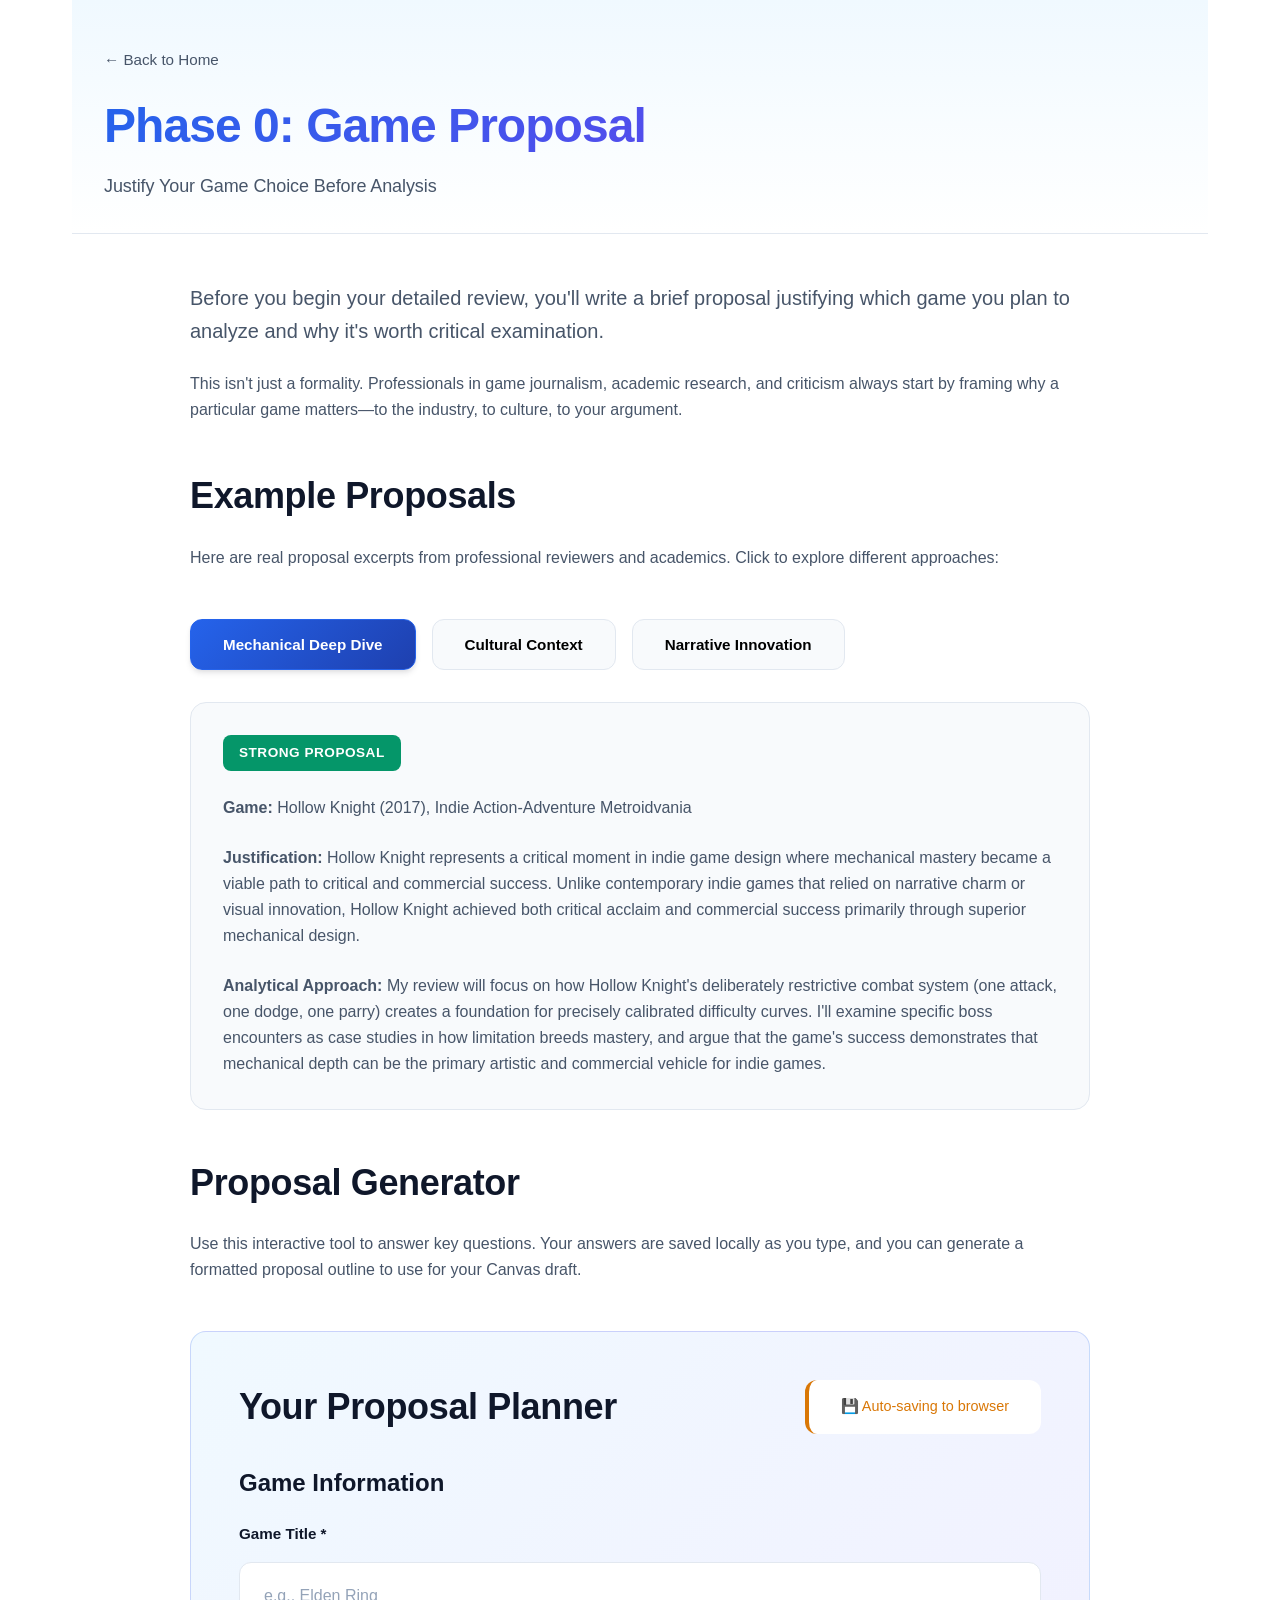
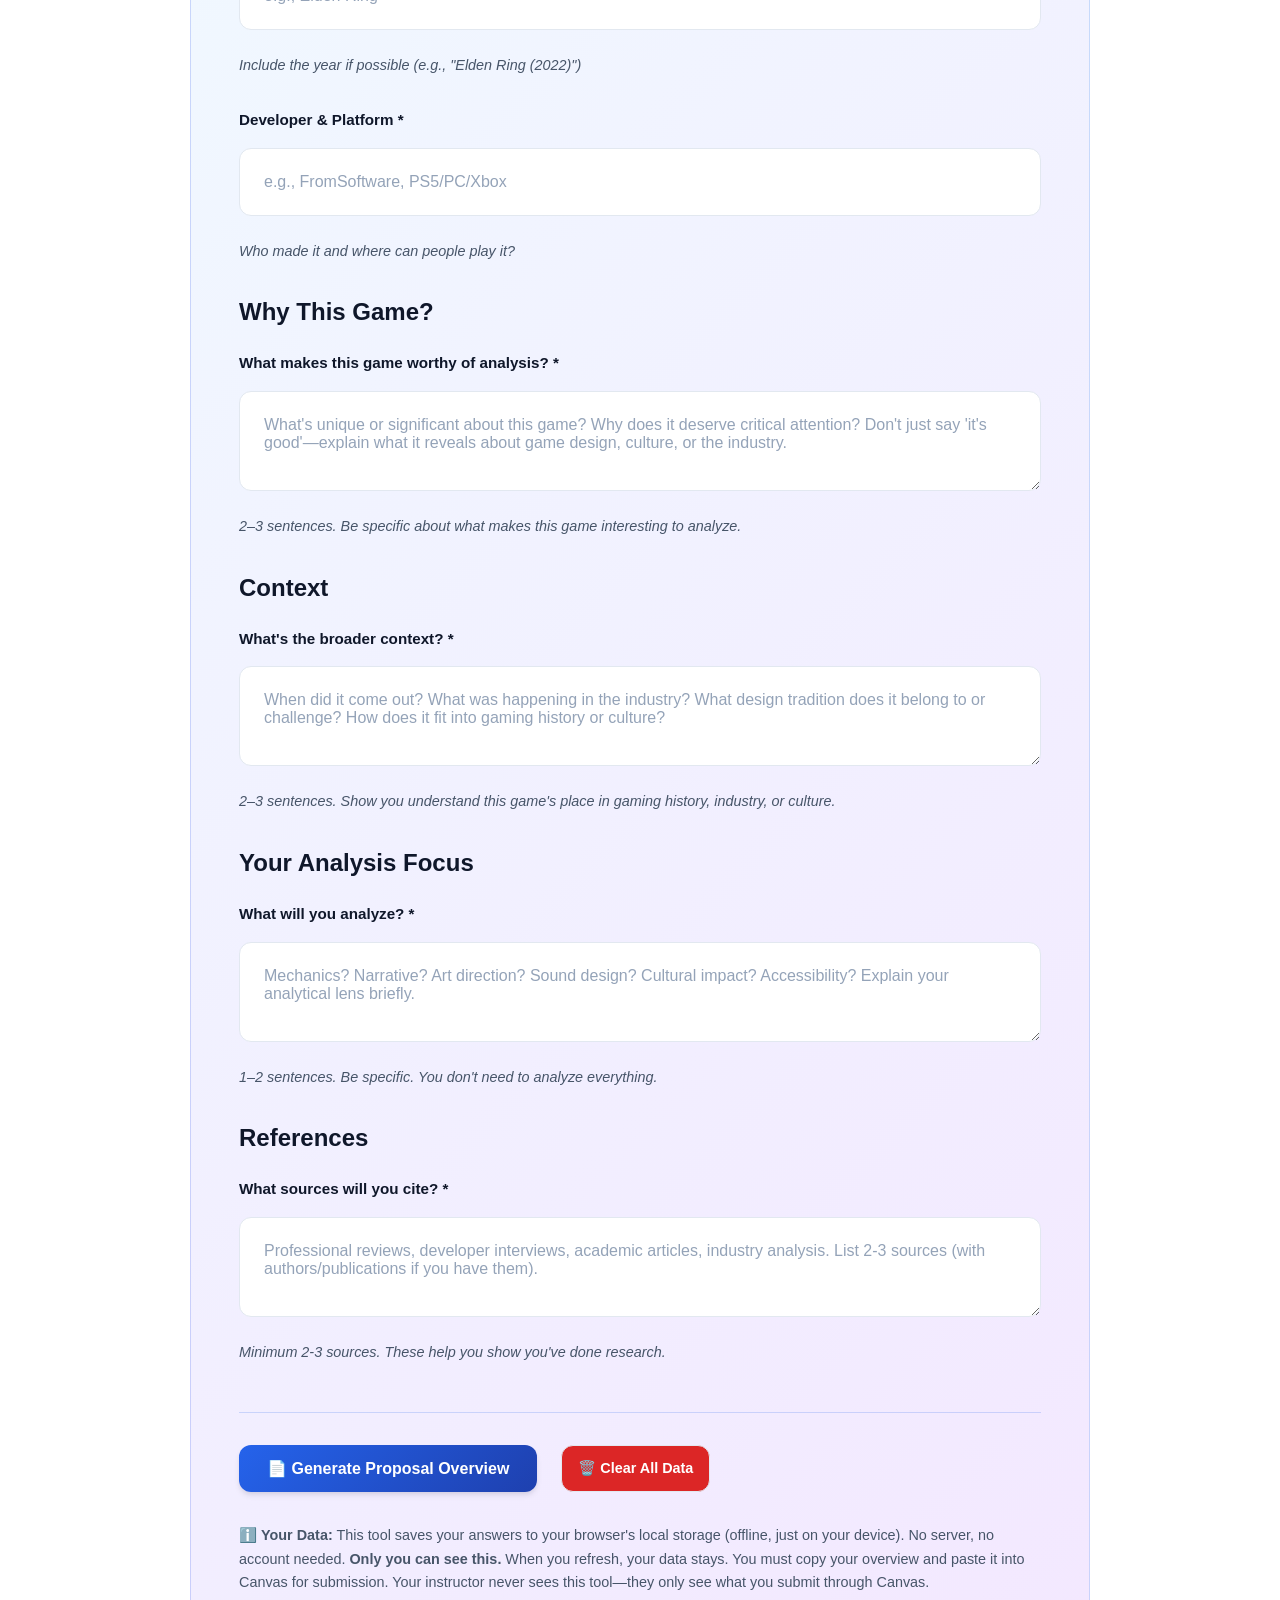
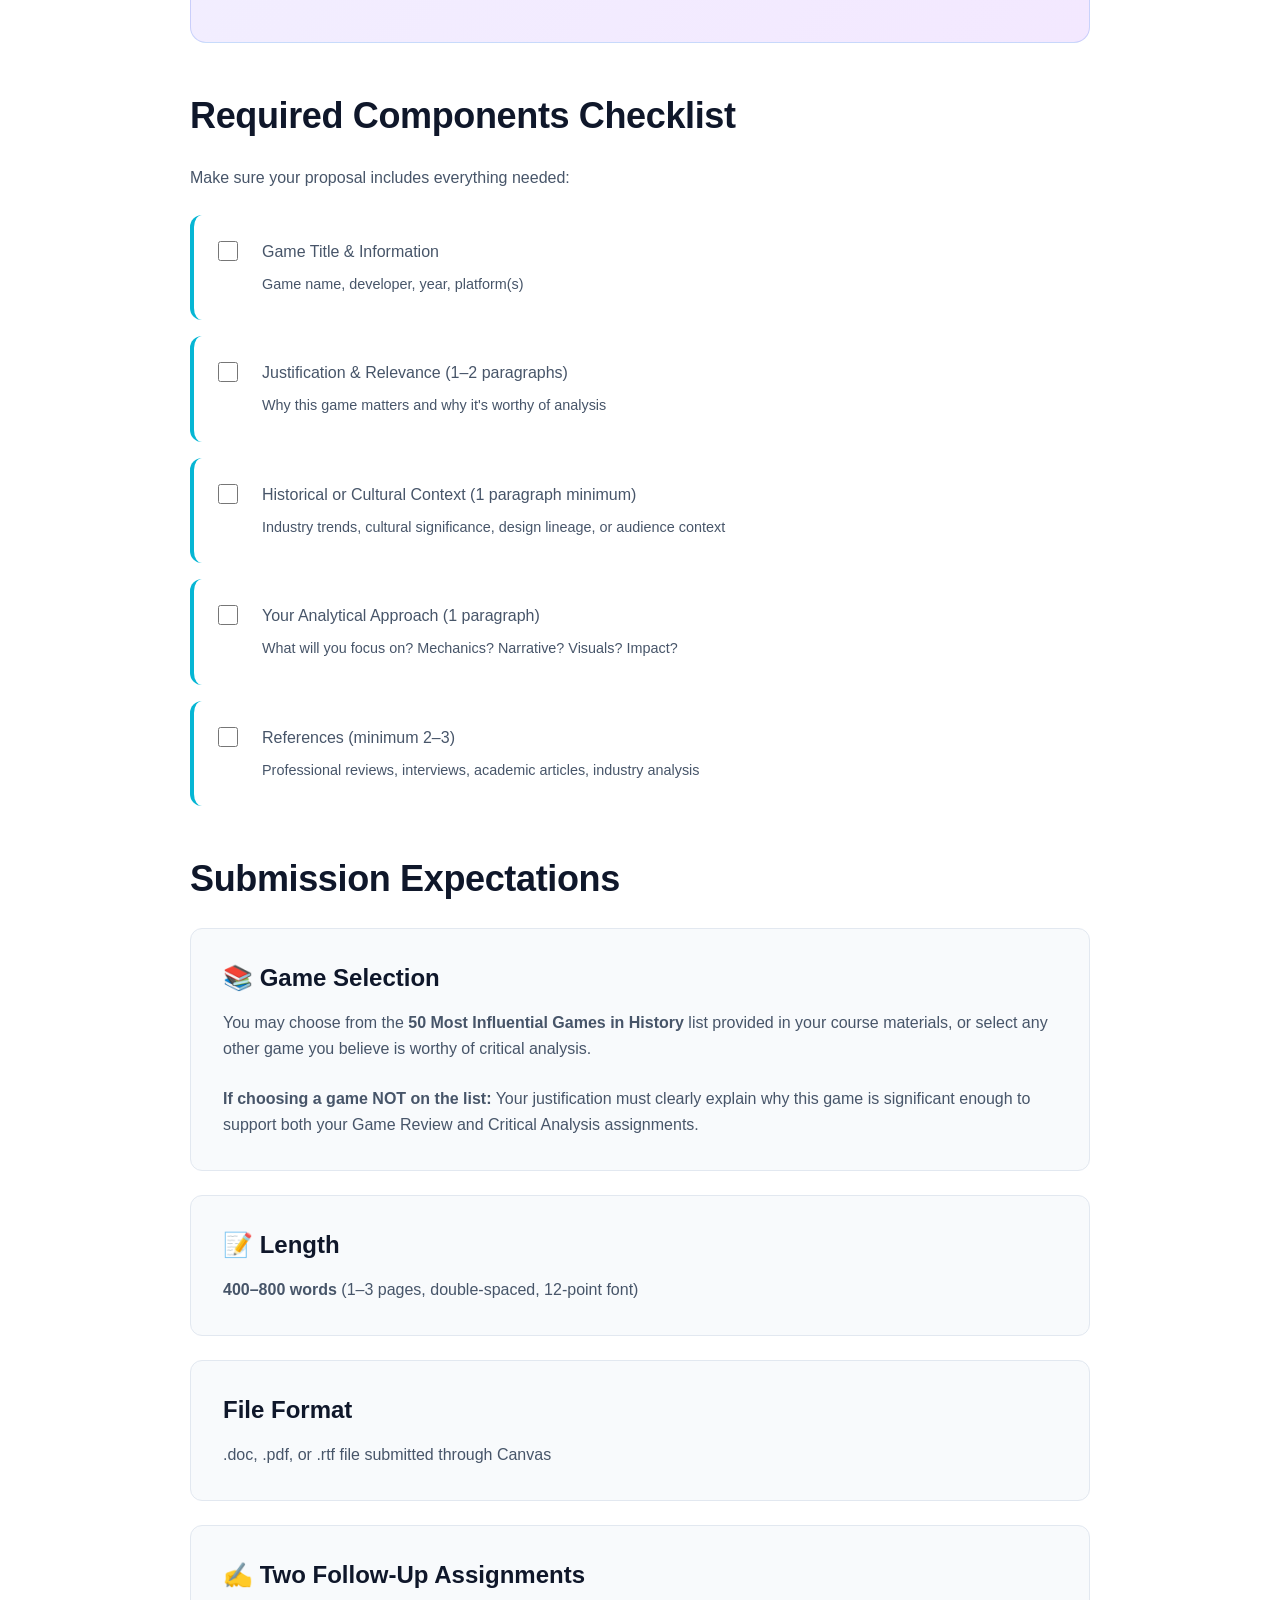
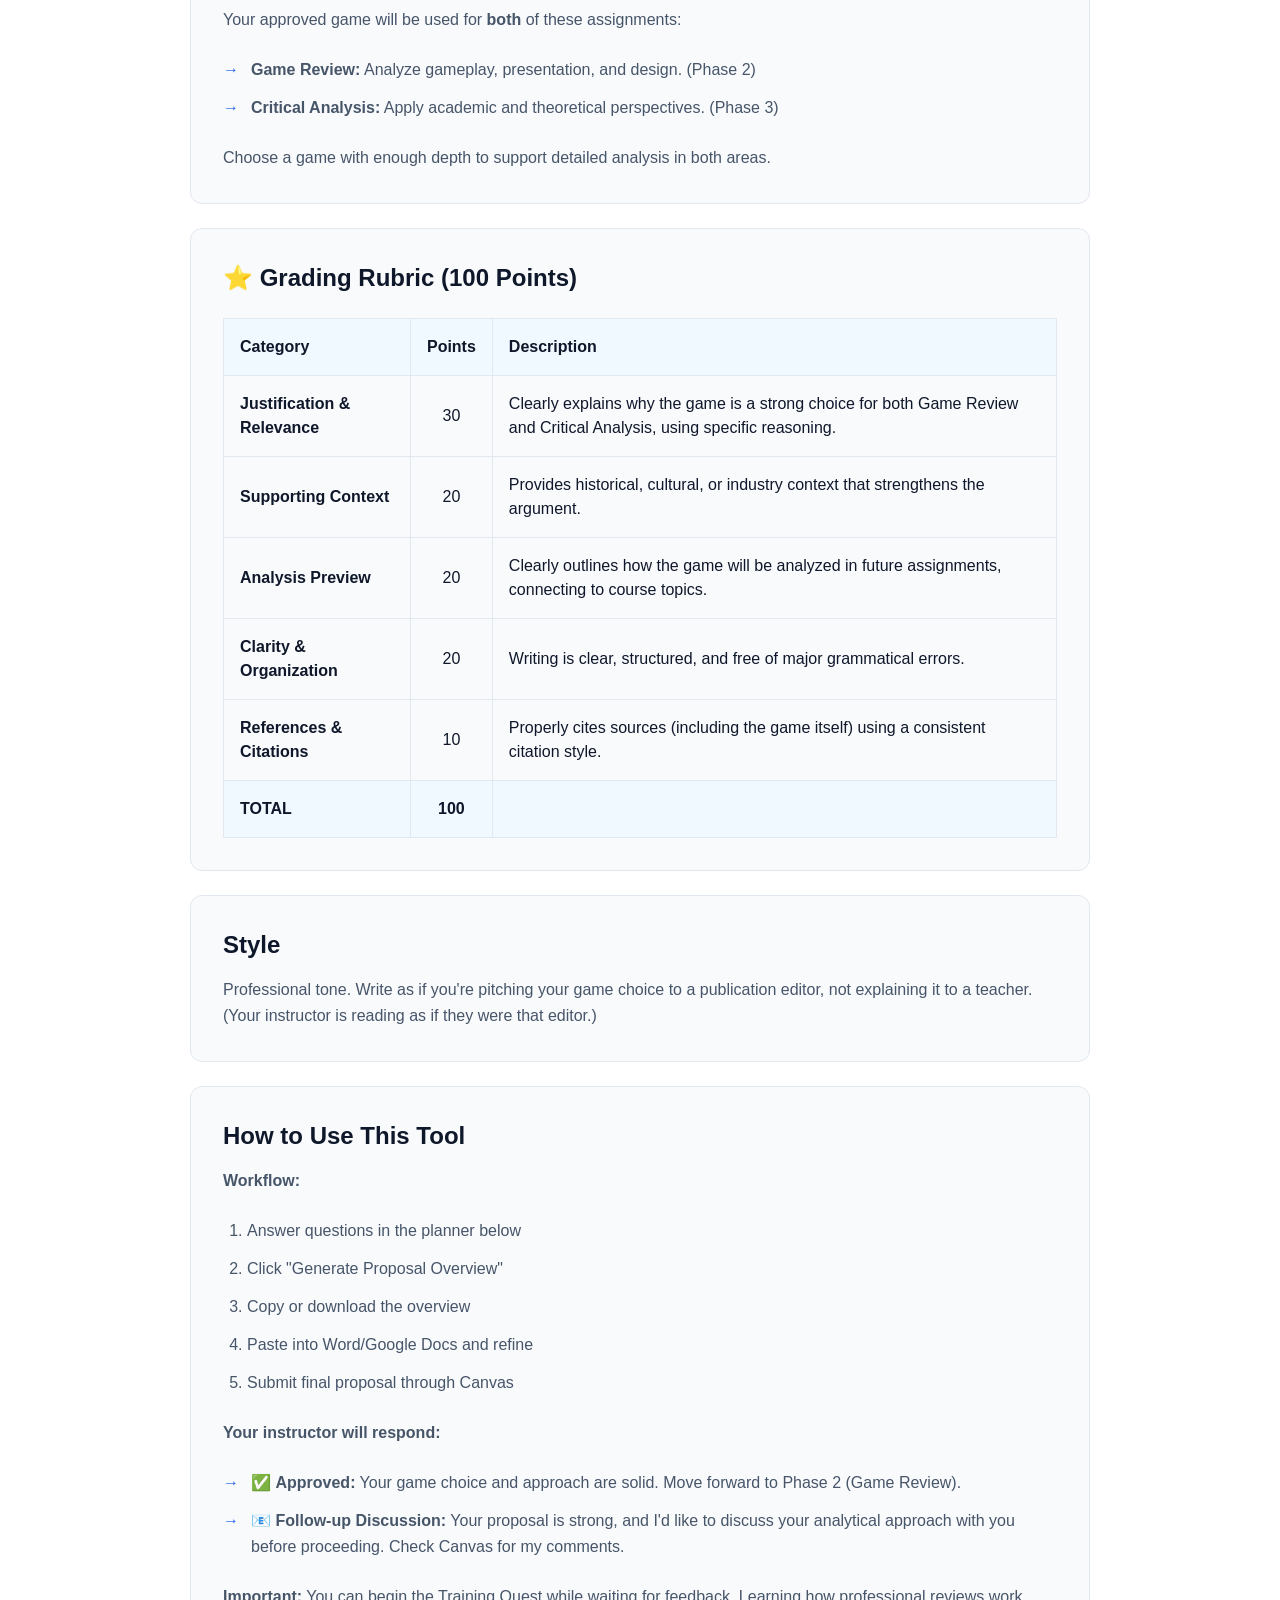
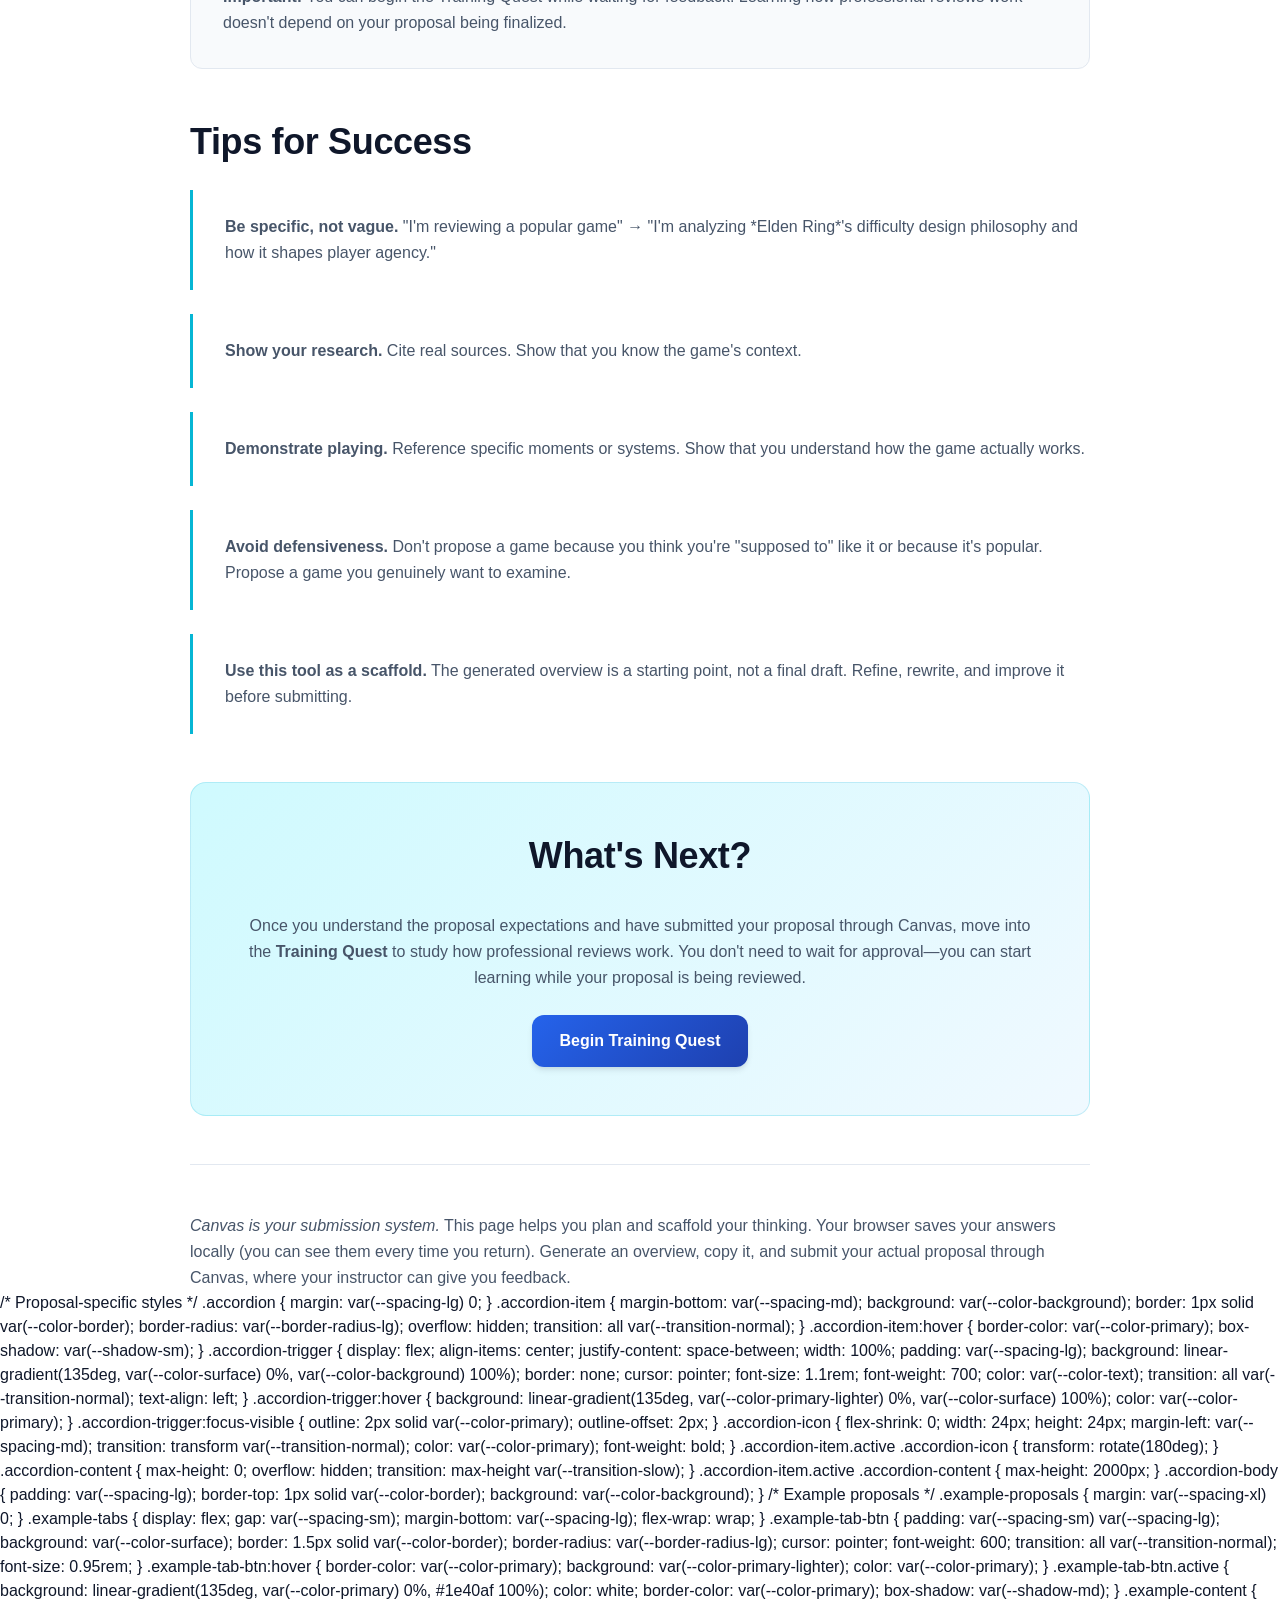
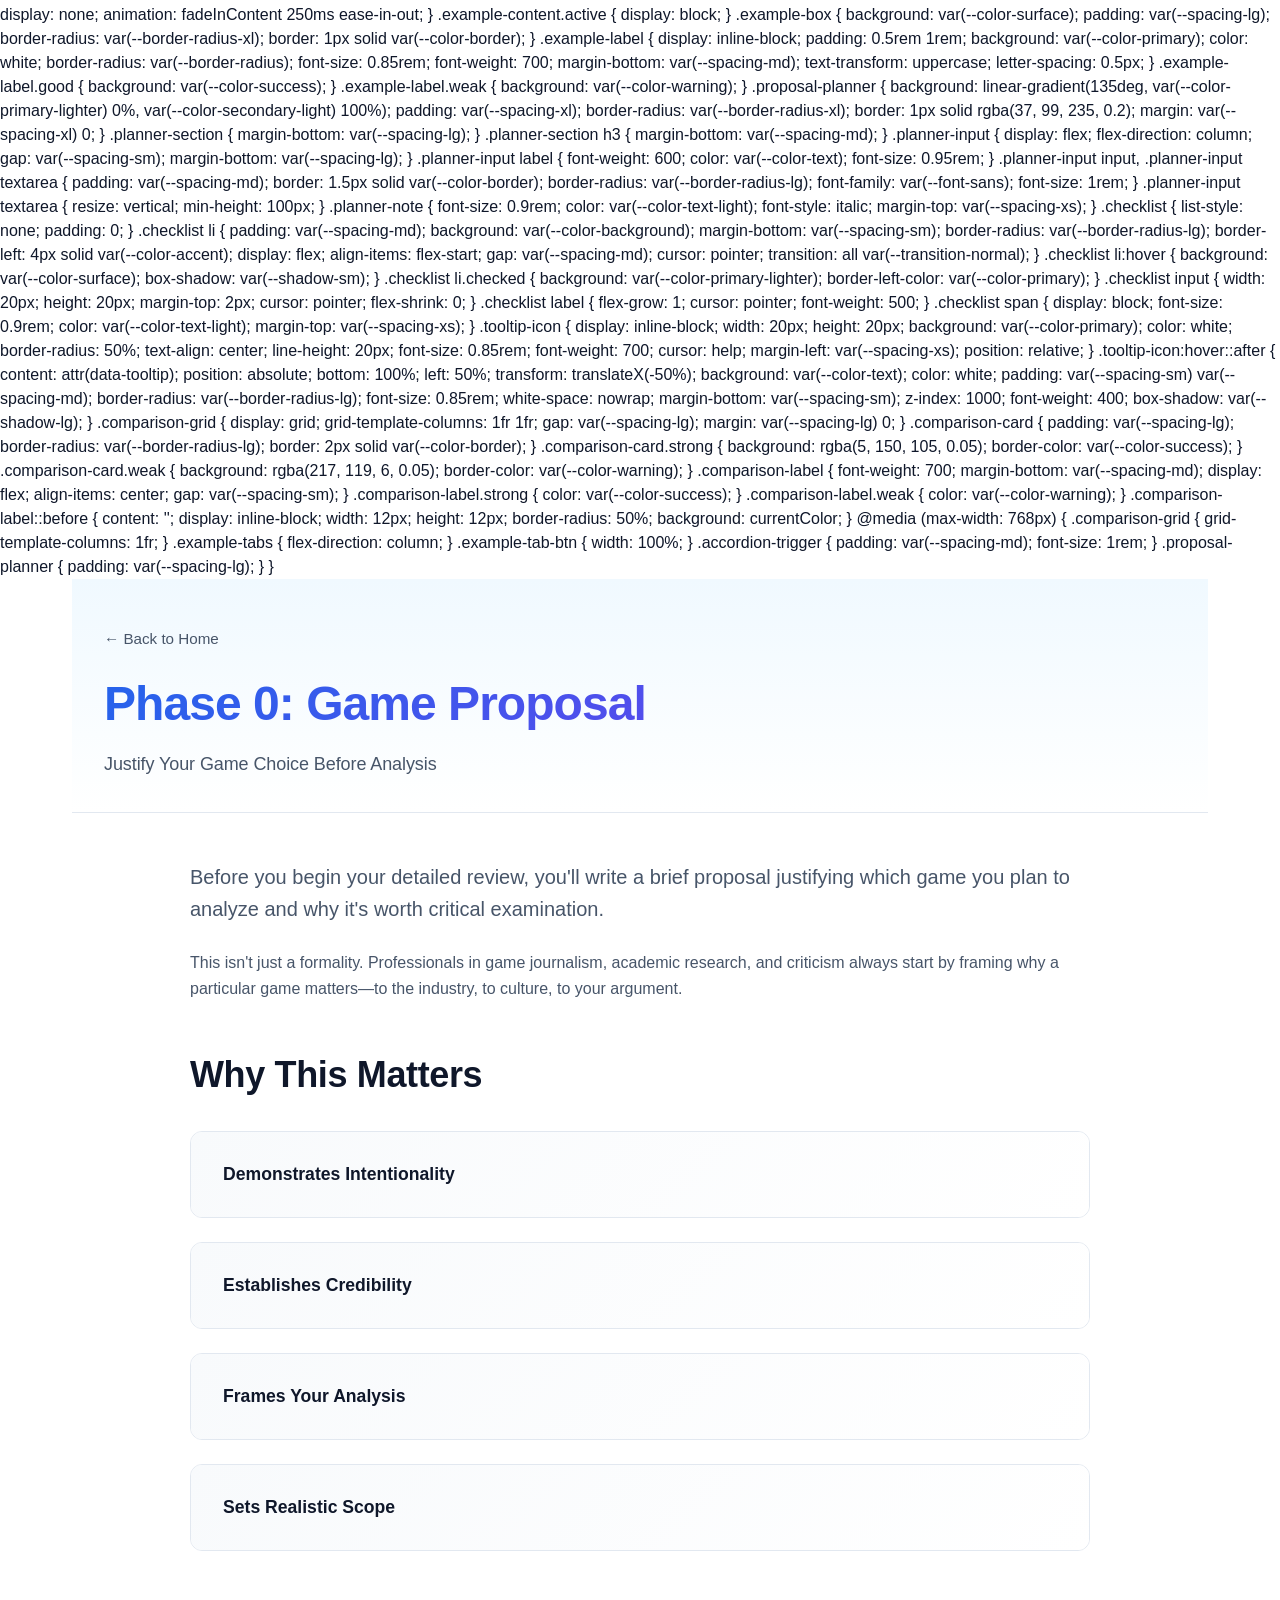
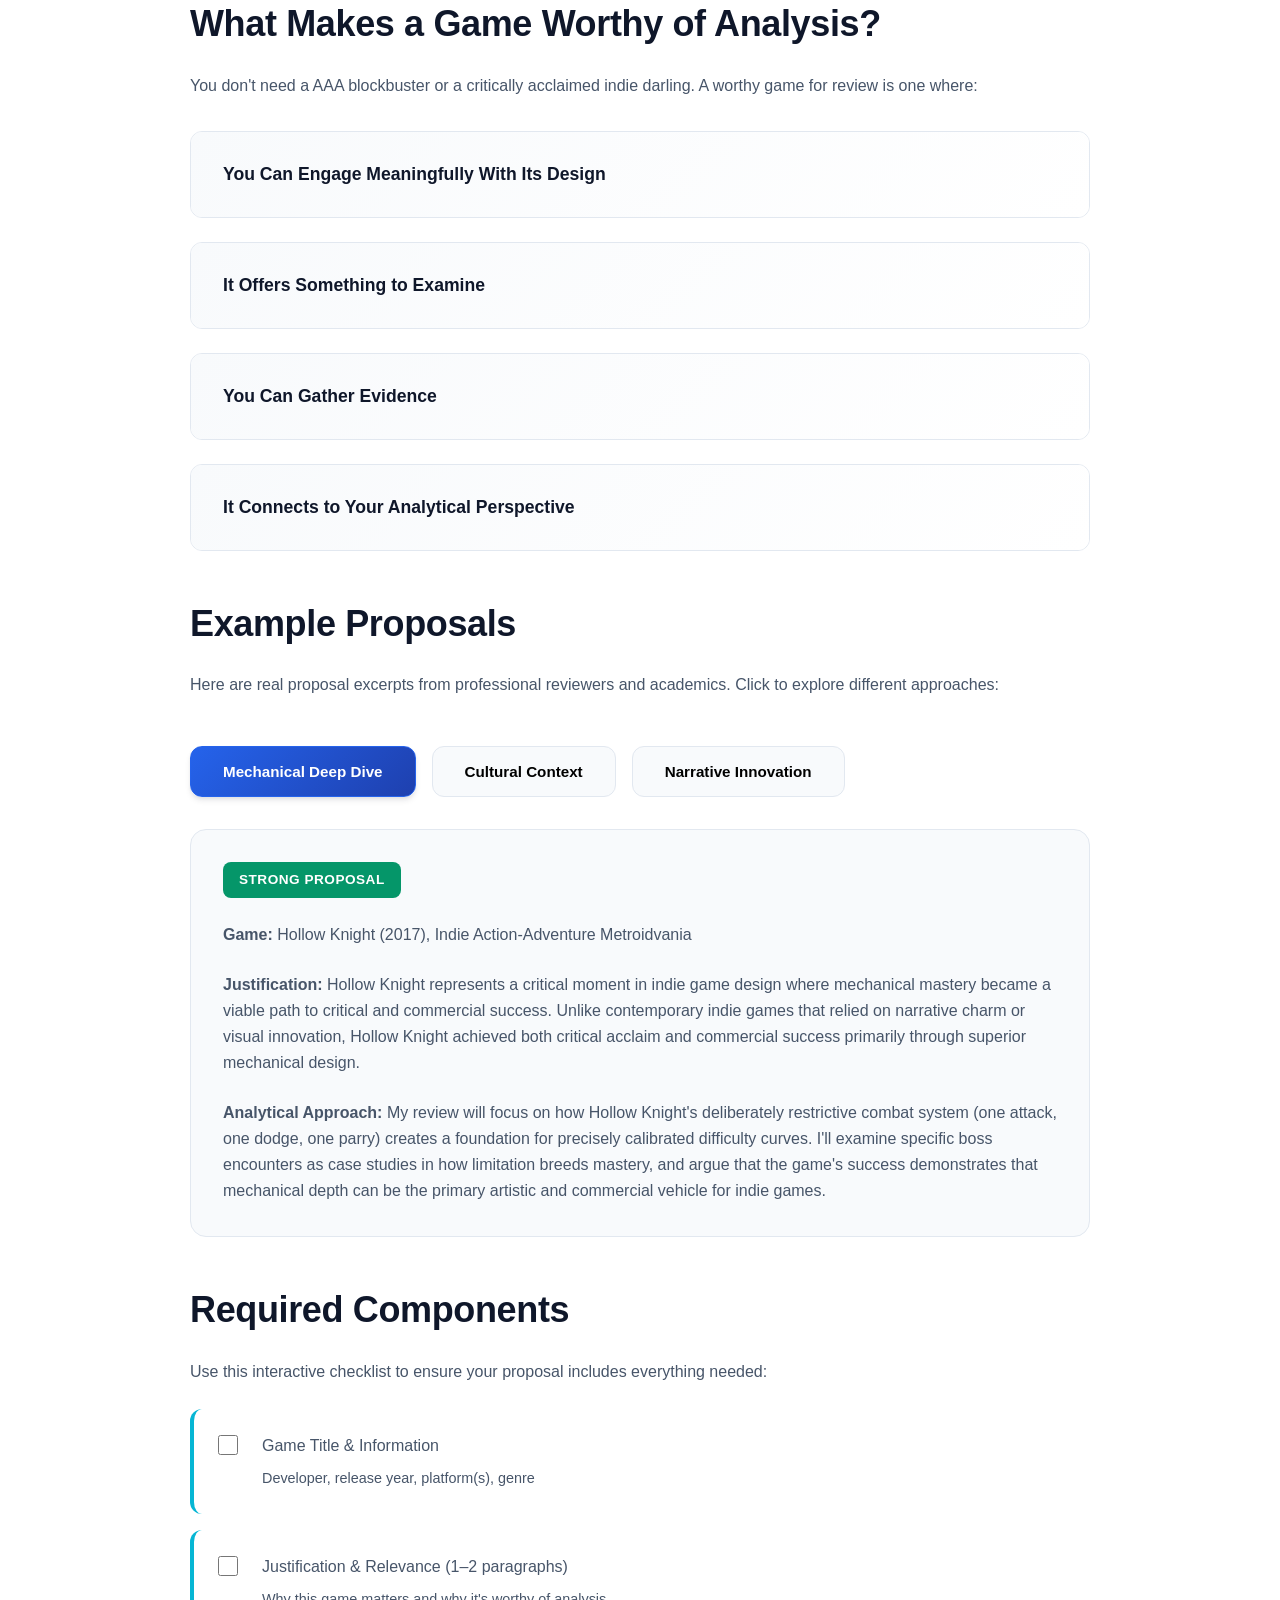
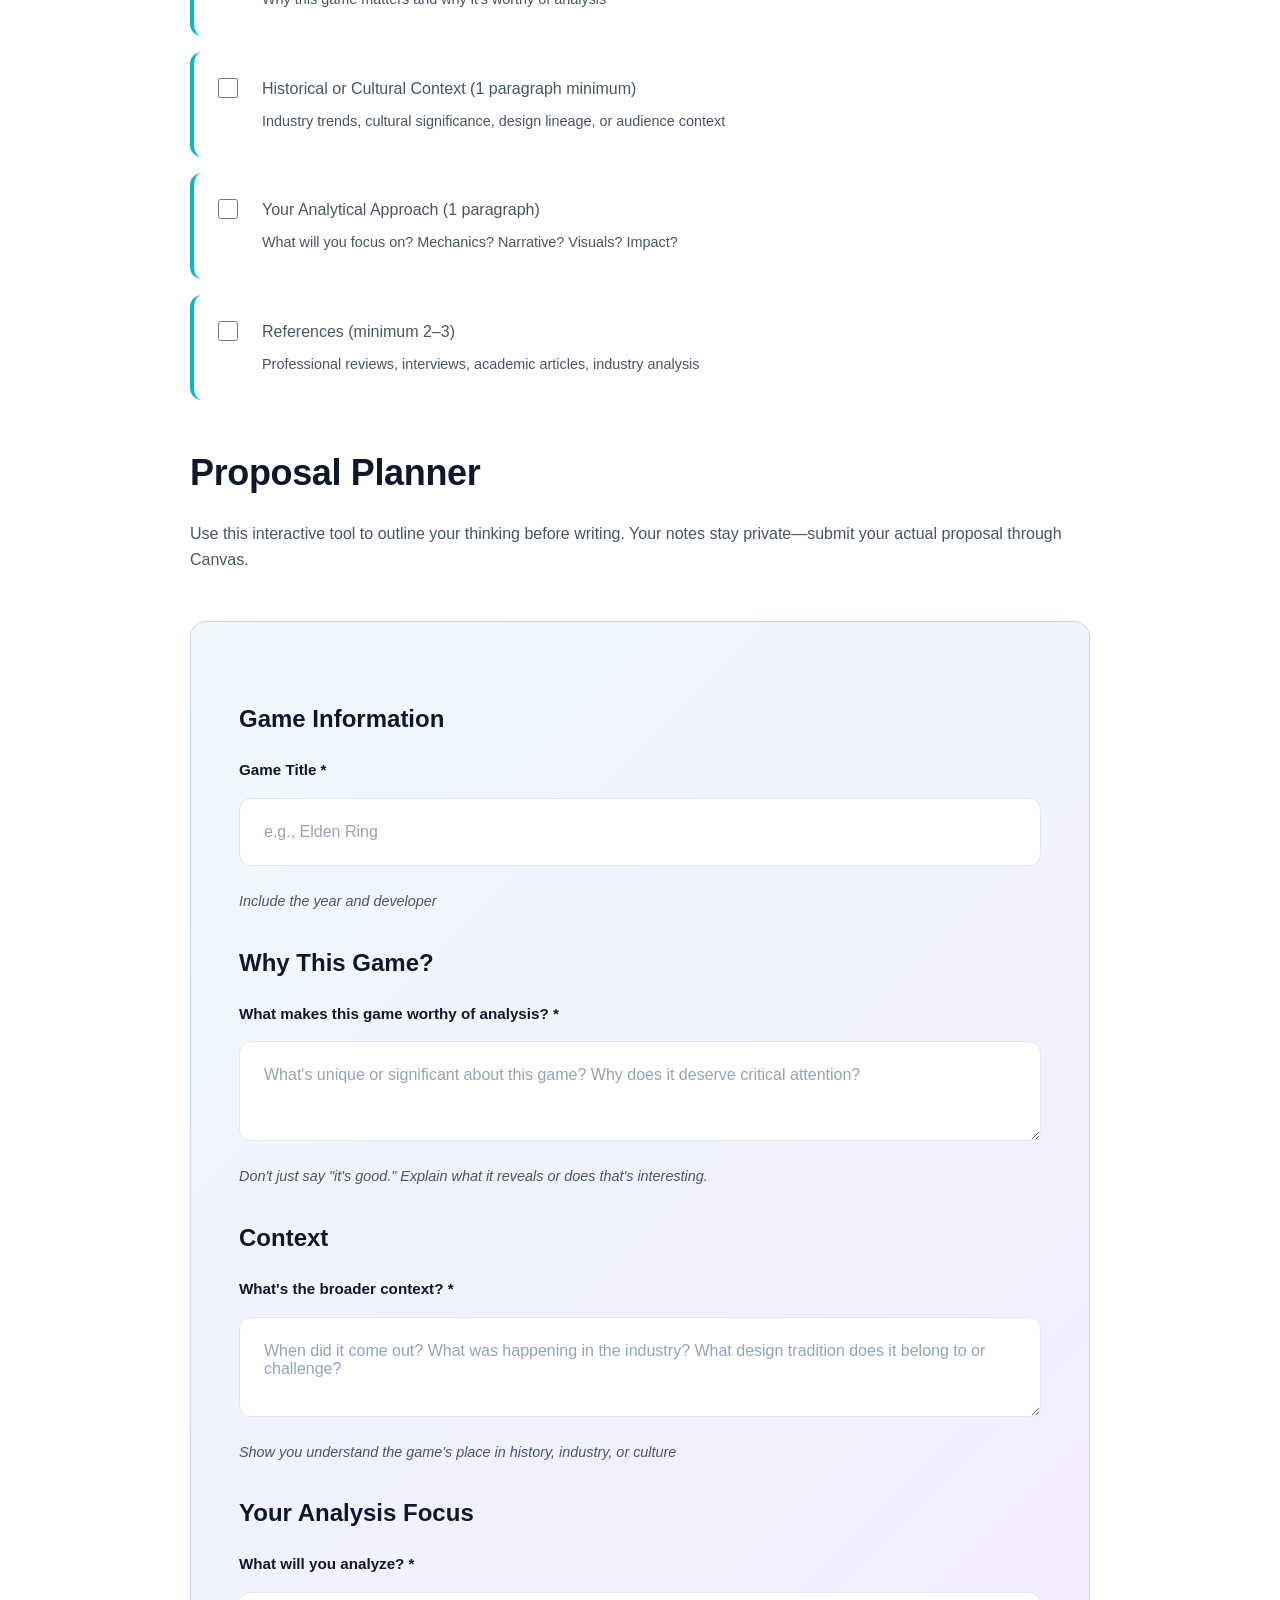
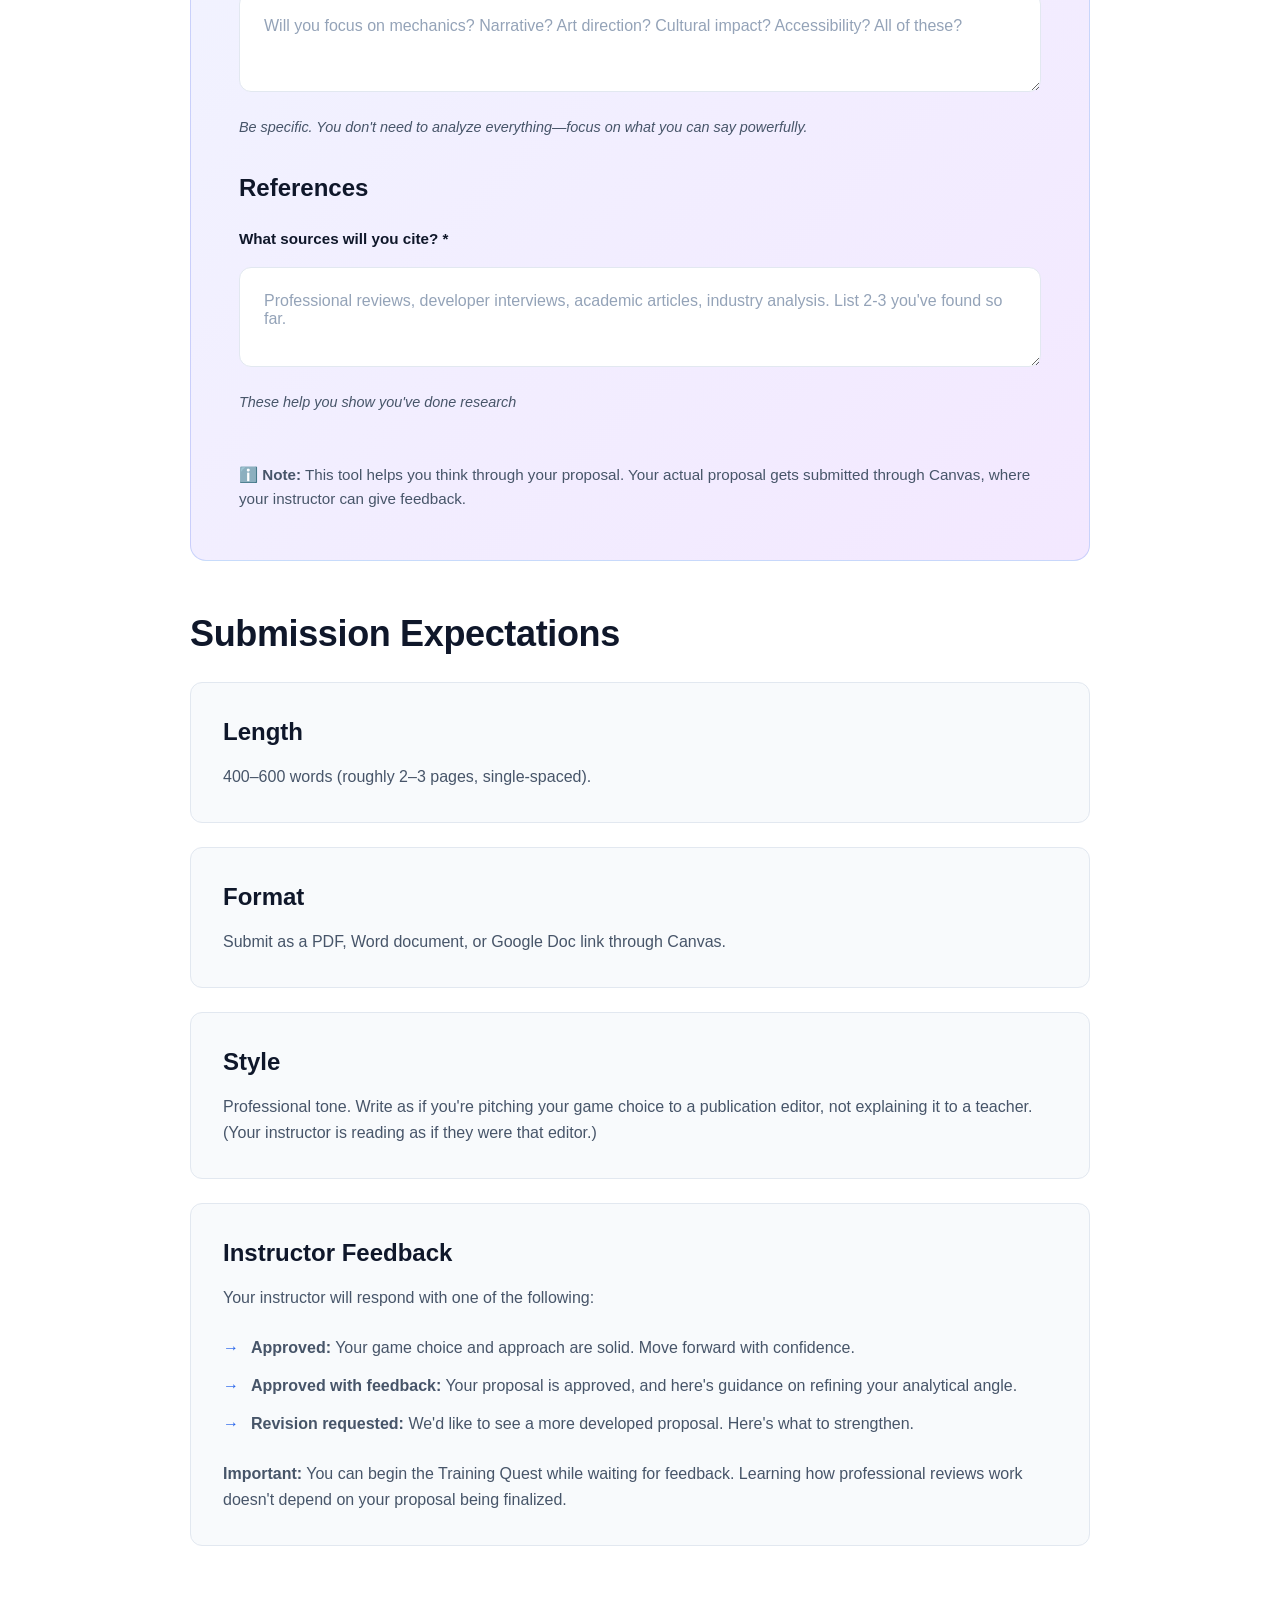
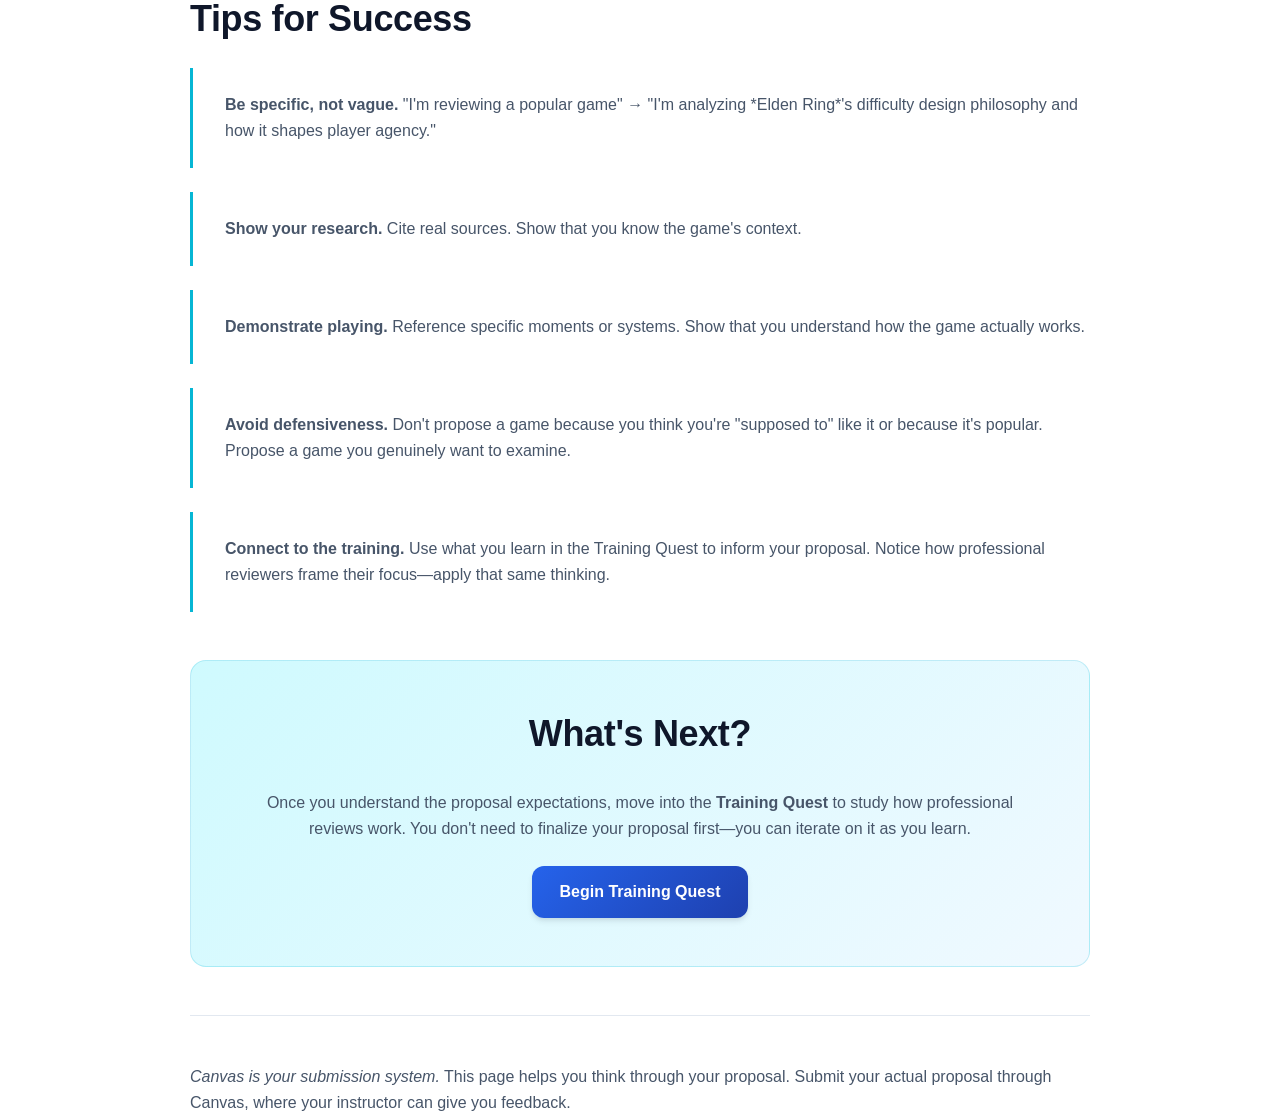
<file: proposal.html>
<!DOCTYPE html>
<html lang="en">
<head>
    <meta charset="UTF-8">
    <meta name="viewport" content="width=device-width, initial-scale=1.0">
    <title>Game Proposal – ESPORTS 110</title>
    <link rel="stylesheet" href="css/base.css">
    <link rel="stylesheet" href="css/layout.css">
    <style>
        /* Proposal-specific styles */
        .accordion {
            margin: var(--spacing-lg) 0;
        }

        .accordion-item {
            margin-bottom: var(--spacing-md);
            background: var(--color-background);
            border: 1px solid var(--color-border);
            border-radius: var(--border-radius-lg);
            overflow: hidden;
            transition: all var(--transition-normal);
        }

        .accordion-item:hover {
            border-color: var(--color-primary);
            box-shadow: var(--shadow-sm);
        }

        .accordion-trigger {
            display: flex;
            align-items: center;
            justify-content: space-between;
            width: 100%;
            padding: var(--spacing-lg);
            background: linear-gradient(135deg, var(--color-surface) 0%, var(--color-background) 100%);
            border: none;
            cursor: pointer;
            font-size: 1.1rem;
            font-weight: 700;
            color: var(--color-text);
            transition: all var(--transition-normal);
            text-align: left;
        }

        .accordion-trigger:hover {
            background: linear-gradient(135deg, var(--color-primary-lighter) 0%, var(--color-surface) 100%);
            color: var(--color-primary);
        }

        .accordion-trigger:focus-visible {
            outline: 2px solid var(--color-primary);
            outline-offset: 2px;
        }

        .accordion-icon {
            flex-shrink: 0;
            width: 24px;
            height: 24px;
            margin-left: var(--spacing-md);
            transition: transform var(--transition-normal);
            color: var(--color-primary);
            font-weight: bold;
        }

        .accordion-item.active .accordion-icon {
            transform: rotate(180deg);
        }

        .accordion-content {
            max-height: 0;
            overflow: hidden;
            transition: max-height var(--transition-slow);
        }

        .accordion-item.active .accordion-content {
            max-height: 2000px;
        }

        .accordion-body {
            padding: var(--spacing-lg);
            border-top: 1px solid var(--color-border);
            background: var(--color-background);
        }

        /* Example proposals */
        .example-proposals {
            margin: var(--spacing-xl) 0;
        }

        .example-tabs {
            display: flex;
            gap: var(--spacing-sm);
            margin-bottom: var(--spacing-lg);
            flex-wrap: wrap;
        }

        .example-tab-btn {
            padding: var(--spacing-sm) var(--spacing-lg);
            background: var(--color-surface);
            border: 1.5px solid var(--color-border);
            border-radius: var(--border-radius-lg);
            cursor: pointer;
            font-weight: 600;
            transition: all var(--transition-normal);
            font-size: 0.95rem;
        }

        .example-tab-btn:hover {
            border-color: var(--color-primary);
            background: var(--color-primary-lighter);
            color: var(--color-primary);
        }

        .example-tab-btn.active {
            background: linear-gradient(135deg, var(--color-primary) 0%, #1e40af 100%);
            color: white;
            border-color: var(--color-primary);
            box-shadow: var(--shadow-md);
        }

        .example-content {
            display: none;
            animation: fadeInContent 250ms ease-in-out;
        }

        .example-content.active {
            display: block;
        }

        .example-box {
            background: var(--color-surface);
            padding: var(--spacing-lg);
            border-radius: var(--border-radius-xl);
            border: 1px solid var(--color-border);
        }

        .example-label {
            display: inline-block;
            padding: 0.5rem 1rem;
            background: var(--color-primary);
            color: white;
            border-radius: var(--border-radius);
            font-size: 0.85rem;
            font-weight: 700;
            margin-bottom: var(--spacing-md);
            text-transform: uppercase;
            letter-spacing: 0.5px;
        }

        .example-label.good {
            background: var(--color-success);
        }

        .example-label.weak {
            background: var(--color-warning);
        }

        .proposal-planner {
            background: linear-gradient(135deg, var(--color-primary-lighter) 0%, var(--color-secondary-light) 100%);
            padding: var(--spacing-xl);
            border-radius: var(--border-radius-xl);
            border: 1px solid rgba(37, 99, 235, 0.2);
            margin: var(--spacing-xl) 0;
        }

        .planner-header {
            display: flex;
            justify-content: space-between;
            align-items: center;
            margin-bottom: var(--spacing-lg);
            gap: var(--spacing-lg);
            flex-wrap: wrap;
        }

        .planner-header h2 {
            margin: 0;
        }

        .data-status {
            font-size: 0.9rem;
            padding: var(--spacing-sm) var(--spacing-lg);
            background: var(--color-background);
            border-radius: var(--border-radius-lg);
            border-left: 4px solid var(--color-accent);
        }

        .data-status.saved {
            border-left-color: var(--color-success);
            color: var(--color-success);
        }

        .data-status.unsaved {
            border-left-color: var(--color-warning);
            color: var(--color-warning);
        }

        .planner-section {
            margin-bottom: var(--spacing-lg);
        }

        .planner-section h3 {
            margin-bottom: var(--spacing-md);
        }

        .planner-input {
            display: flex;
            flex-direction: column;
            gap: var(--spacing-sm);
            margin-bottom: var(--spacing-lg);
        }

        .planner-input label {
            font-weight: 600;
            color: var(--color-text);
            font-size: 0.95rem;
        }

        .planner-input input,
        .planner-input textarea {
            padding: var(--spacing-md);
            border: 1.5px solid var(--color-border);
            border-radius: var(--border-radius-lg);
            font-family: var(--font-sans);
            font-size: 1rem;
            background: var(--color-background);
            transition: all var(--transition-normal);
        }

        .planner-input input:focus,
        .planner-input textarea:focus {
            outline: none;
            border-color: var(--color-primary);
            box-shadow: 0 0 0 3px var(--color-primary-lighter);
        }

        .planner-input textarea {
            resize: vertical;
            min-height: 100px;
        }

        .planner-note {
            font-size: 0.9rem;
            color: var(--color-text-light);
            font-style: italic;
            margin-top: var(--spacing-xs);
        }

        .planner-buttons {
            display: flex;
            gap: var(--spacing-md);
            flex-wrap: wrap;
            margin-top: var(--spacing-xl);
            padding-top: var(--spacing-lg);
            border-top: 1px solid rgba(37, 99, 235, 0.2);
        }

        .button-group-small {
            display: flex;
            gap: var(--spacing-sm);
            flex-wrap: wrap;
        }

        .button-small {
            padding: 0.625rem 1rem;
            font-size: 0.9rem;
            min-height: 40px;
        }

        .button-danger {
            background-color: var(--color-error);
            color: white;
        }

        .button-danger:hover {
            background-color: #b91c1c;
        }

        .checklist {
            list-style: none;
            padding: 0;
        }

        .checklist li {
            padding: var(--spacing-md);
            background: var(--color-background);
            margin-bottom: var(--spacing-sm);
            border-radius: var(--border-radius-lg);
            border-left: 4px solid var(--color-accent);
            display: flex;
            align-items: flex-start;
            gap: var(--spacing-md);
            cursor: pointer;
            transition: all var(--transition-normal);
        }

        .checklist li:hover {
            background: var(--color-surface);
            box-shadow: var(--shadow-sm);
        }

        .checklist li.checked {
            background: var(--color-primary-lighter);
            border-left-color: var(--color-primary);
        }

        .checklist input {
            width: 20px;
            height: 20px;
            margin-top: 2px;
            cursor: pointer;
            flex-shrink: 0;
        }

        .checklist label {
            flex-grow: 1;
            cursor: pointer;
            font-weight: 500;
        }

        .checklist span {
            display: block;
            font-size: 0.9rem;
            color: var(--color-text-light);
            margin-top: var(--spacing-xs);
        }

        /* Generated Overview */
        .proposal-overview {
            background: var(--color-background);
            border: 2px solid var(--color-primary);
            border-radius: var(--border-radius-xl);
            padding: var(--spacing-xl);
            margin-top: var(--spacing-xl);
            display: none;
        }

        .proposal-overview.visible {
            display: block;
            animation: slideIn 300ms ease-in-out;
        }

        @keyframes slideIn {
            from {
                opacity: 0;
                transform: translateY(20px);
            }
            to {
                opacity: 1;
                transform: translateY(0);
            }
        }

        .overview-header {
            border-bottom: 2px solid var(--color-primary);
            padding-bottom: var(--spacing-lg);
            margin-bottom: var(--spacing-lg);
        }

        .overview-header h3 {
            margin: 0;
            color: var(--color-primary);
        }

        .overview-section {
            margin-bottom: var(--spacing-lg);
        }

        .overview-section h4 {
            color: var(--color-primary);
            margin-bottom: var(--spacing-md);
        }

        .overview-content {
            background: var(--color-surface);
            padding: var(--spacing-lg);
            border-radius: var(--border-radius-lg);
            border-left: 4px solid var(--color-accent);
            line-height: var(--line-height-relaxed);
            white-space: pre-wrap;
            word-wrap: break-word;
        }

        .overview-empty {
            background: var(--color-surface);
            padding: var(--spacing-lg);
            border-radius: var(--border-radius-lg);
            color: var(--color-text-lighter);
            font-style: italic;
        }

        .overview-actions {
            display: flex;
            gap: var(--spacing-md);
            margin-top: var(--spacing-lg);
            padding-top: var(--spacing-lg);
            border-top: 1px solid var(--color-border);
            flex-wrap: wrap;
        }

        .comparison-grid {
            display: grid;
            grid-template-columns: 1fr 1fr;
            gap: var(--spacing-lg);
            margin: var(--spacing-lg) 0;
        }

        .comparison-card {
            padding: var(--spacing-lg);
            border-radius: var(--border-radius-lg);
            border: 2px solid var(--color-border);
        }

        .comparison-card.strong {
            background: rgba(5, 150, 105, 0.05);
            border-color: var(--color-success);
        }

        .comparison-card.weak {
            background: rgba(217, 119, 6, 0.05);
            border-color: var(--color-warning);
        }

        .comparison-label {
            font-weight: 700;
            margin-bottom: var(--spacing-md);
            display: flex;
            align-items: center;
            gap: var(--spacing-sm);
        }

        .comparison-label.strong {
            color: var(--color-success);
        }

        .comparison-label.weak {
            color: var(--color-warning);
        }

        .comparison-label::before {
            content: '';
            display: inline-block;
            width: 12px;
            height: 12px;
            border-radius: 50%;
            background: currentColor;
        }

        .notification {
            position: fixed;
            top: var(--spacing-lg);
            right: var(--spacing-lg);
            padding: var(--spacing-lg);
            background: var(--color-success);
            color: white;
            border-radius: var(--border-radius-lg);
            box-shadow: var(--shadow-lg);
            animation: slideInNotification 300ms ease-in-out;
            z-index: 1000;
            max-width: 300px;
        }

        .notification.error {
            background: var(--color-error);
        }

        @keyframes slideInNotification {
            from {
                opacity: 0;
                transform: translateX(100%);
            }
            to {
                opacity: 1;
                transform: translateX(0);
            }
        }

        @media (max-width: 768px) {
            .comparison-grid {
                grid-template-columns: 1fr;
            }

            .example-tabs {
                flex-direction: column;
            }

            .example-tab-btn {
                width: 100%;
            }

            .accordion-trigger {
                padding: var(--spacing-md);
                font-size: 1rem;
            }

            .proposal-planner {
                padding: var(--spacing-lg);
            }

            .planner-header {
                flex-direction: column;
                align-items: flex-start;
            }

            .planner-buttons {
                flex-direction: column;
            }

            .button {
                width: 100%;
            }
        }
    </style>
</head>
<body>
    <div class="container">
        <header class="page-header">
            <a href="index.html" class="back-link">← Back to Home</a>
            <h1>Phase 0: Game Proposal</h1>
            <p class="subtitle">Justify Your Game Choice Before Analysis</p>
        </header>

        <main class="main-content">
            <section class="intro-section">
                <p class="lead">Before you begin your detailed review, you'll write a brief proposal justifying which game you plan to analyze and why it's worth critical examination.</p>
                <p>This isn't just a formality. Professionals in game journalism, academic research, and criticism always start by framing why a particular game matters—to the industry, to culture, to your argument.</p>
            </section>

            

            

            <section class="content-section">
                <h2>Example Proposals</h2>
                <p>Here are real proposal excerpts from professional reviewers and academics. Click to explore different approaches:</p>

                <div class="example-proposals">
                    <div class="example-tabs">
                        <button class="example-tab-btn active" data-example="proposal1">Mechanical Deep Dive</button>
                        <button class="example-tab-btn" data-example="proposal2">Cultural Context</button>
                        <button class="example-tab-btn" data-example="proposal3">Narrative Innovation</button>
                    </div>

                    <div class="example-content active" id="proposal1">
                        <div class="example-box">
                            <span class="example-label good">Strong Proposal</span>
                            <p><strong>Game:</strong> Hollow Knight (2017), Indie Action-Adventure Metroidvania</p>
                            <p><strong>Justification:</strong> Hollow Knight represents a critical moment in indie game design where mechanical mastery became a viable path to critical and commercial success. Unlike contemporary indie games that relied on narrative charm or visual innovation, Hollow Knight achieved both critical acclaim and commercial success primarily through superior mechanical design.</p>
                            <p><strong>Analytical Approach:</strong> My review will focus on how Hollow Knight's deliberately restrictive combat system (one attack, one dodge, one parry) creates a foundation for precisely calibrated difficulty curves. I'll examine specific boss encounters as case studies in how limitation breeds mastery, and argue that the game's success demonstrates that mechanical depth can be the primary artistic and commercial vehicle for indie games.</p>
                        </div>
                    </div>

                    <div class="example-content" id="proposal2">
                        <div class="example-box">
                            <span class="example-label good">Strong Proposal</span>
                            <p><strong>Game:</strong> Control (2019), Remedy Entertainment</p>
                            <p><strong>Justification:</strong> Control arrived in 2019 at a moment when AAA game narratives were increasingly questioned for thin storytelling despite massive budgets. Remedy instead invested heavily in environmental storytelling, document-based narrative, and cosmic horror worldbuilding—approaches traditionally reserved for indie games.</p>
                            <p><strong>Context:</strong> Control's development coincided with broader industry conversations about what AAA games "should" do. By prioritizing narrative worldbuilding over cinematic setpieces, Remedy challenged AAA conventions.</p>
                            <p><strong>Analytical Approach:</strong> I'll analyze how Control uses space, documents, and visual language to tell its story, arguing that narrative can emerge from environment rather than cutscenes. This approach has since influenced other AAA titles, making Control a pivotal example.</p>
                        </div>
                    </div>

                    <div class="example-content" id="proposal3">
                        <div class="example-box">
                            <span class="example-label good">Strong Proposal</span>
                            <p><strong>Game:</strong> What Remains of Edith Finch (2017), Giant Sparrow</p>
                            <p><strong>Justification:</strong> This game represents an evolution in how video games handle grief and memory. Rather than traditional narrative mechanics (dialogue, cutscenes), the game communicates emotion through interaction, camera movement, and environmental storytelling.</p>
                            <p><strong>Context:</strong> In 2017, narrative games were still debated within the industry. What Remains of Edith Finch demonstrated that deeply emotional stories could be told through pure play and exploration.</p>
                            <p><strong>Analytical Approach:</strong> My review will examine how game mechanics themselves become narrative devices. I'll look at specific sequences and show how the mechanics chosen for each family story communicate thematic meaning—how you interact becomes as important as what you see.</p>
                        </div>
                    </div>
                </div>
            </section>

            <section class="content-section">
                <h2>Proposal Generator</h2>
                <p>Use this interactive tool to answer key questions. Your answers are saved locally as you type, and you can generate a formatted proposal outline to use for your Canvas draft.</p>

                <div class="proposal-planner">
                    <div class="planner-header">
                        <h2 style="margin: 0;">Your Proposal Planner</h2>
                        <div class="data-status unsaved" id="dataStatus">
                            💾 Auto-saving to browser
                        </div>
                    </div>

                    <div class="planner-section">
                        <h3>Game Information</h3>
                        <div class="planner-input">
                            <label for="game-title">Game Title *</label>
                            <input type="text" id="game-title" placeholder="e.g., Elden Ring">
                            <p class="planner-note">Include the year if possible (e.g., "Elden Ring (2022)")</p>
                        </div>

                        <div class="planner-input">
                            <label for="game-developer">Developer & Platform *</label>
                            <input type="text" id="game-developer" placeholder="e.g., FromSoftware, PS5/PC/Xbox">
                            <p class="planner-note">Who made it and where can people play it?</p>
                        </div>
                    </div>

                    <div class="planner-section">
                        <h3>Why This Game?</h3>
                        <div class="planner-input">
                            <label for="justification">What makes this game worthy of analysis? *</label>
                            <textarea id="justification" placeholder="What's unique or significant about this game? Why does it deserve critical attention? Don't just say 'it's good'—explain what it reveals about game design, culture, or the industry."></textarea>
                            <p class="planner-note">2–3 sentences. Be specific about what makes this game interesting to analyze.</p>
                        </div>
                    </div>

                    <div class="planner-section">
                        <h3>Context</h3>
                        <div class="planner-input">
                            <label for="context">What's the broader context? *</label>
                            <textarea id="context" placeholder="When did it come out? What was happening in the industry? What design tradition does it belong to or challenge? How does it fit into gaming history or culture?"></textarea>
                            <p class="planner-note">2–3 sentences. Show you understand this game's place in gaming history, industry, or culture.</p>
                        </div>
                    </div>

                    <div class="planner-section">
                        <h3>Your Analysis Focus</h3>
                        <div class="planner-input">
                            <label for="focus">What will you analyze? *</label>
                            <textarea id="focus" placeholder="Mechanics? Narrative? Art direction? Sound design? Cultural impact? Accessibility? Explain your analytical lens briefly."></textarea>
                            <p class="planner-note">1–2 sentences. Be specific. You don't need to analyze everything.</p>
                        </div>
                    </div>

                    <div class="planner-section">
                        <h3>References</h3>
                        <div class="planner-input">
                            <label for="references">What sources will you cite? *</label>
                            <textarea id="references" placeholder="Professional reviews, developer interviews, academic articles, industry analysis. List 2-3 sources (with authors/publications if you have them)."></textarea>
                            <p class="planner-note">Minimum 2-3 sources. These help you show you've done research.</p>
                        </div>
                    </div>

                    <div class="planner-buttons">
                        <button class="button button-primary" id="generateBtn" onclick="generateOverview()">
                            📄 Generate Proposal Overview
                        </button>
                        <button class="button button-secondary button-small" id="downloadBtn" onclick="downloadProposal()" style="display: none;">
                            ⬇️ Download as Text
                        </button>
                        <button class="button button-secondary button-small" id="copyBtn" onclick="copyToClipboard()" style="display: none;">
                            📋 Copy to Clipboard
                        </button>
                        <button class="button button-secondary button-small button-danger" id="clearBtn" onclick="clearAllData()">
                            🗑️ Clear All Data
                        </button>
                    </div>

                    <p style="color: var(--color-text-light); font-size: 0.9rem; margin-top: var(--spacing-lg);">
                        ℹ️ <strong>Your Data:</strong> This tool saves your answers to your browser's local storage (offline, just on your device). No server, no account needed. <strong>Only you can see this.</strong> When you refresh, your data stays. You must copy your overview and paste it into Canvas for submission. Your instructor never sees this tool—they only see what you submit through Canvas.
                    </p>
                </div>

                <!-- Generated Overview Section -->
                <div class="proposal-overview" id="overviewContainer">
                    <div class="overview-header">
                        <h3>Your Proposal Overview</h3>
                        <p style="margin: var(--spacing-sm) 0 0 0; color: var(--color-text-light);">
                            Use this as the foundation for your Canvas proposal. Copy, refine, and submit through Canvas.
                        </p>
                    </div>

                    <div class="overview-section">
                        <h4>Game</h4>
                        <div class="overview-content" id="overviewGame"></div>
                    </div>

                    <div class="overview-section">
                        <h4>Why This Game Is Worthy of Analysis</h4>
                        <div class="overview-content" id="overviewJustification"></div>
                    </div>

                    <div class="overview-section">
                        <h4>Historical & Cultural Context</h4>
                        <div class="overview-content" id="overviewContext"></div>
                    </div>

                    <div class="overview-section">
                        <h4>Your Analytical Approach</h4>
                        <div class="overview-content" id="overviewFocus"></div>
                    </div>

                    <div class="overview-section">
                        <h4>References</h4>
                        <div class="overview-content" id="overviewReferences"></div>
                    </div>

                    <div class="overview-actions">
                        <button class="button button-primary" onclick="copyToClipboard()">
                            📋 Copy to Clipboard
                        </button>
                        <button class="button button-secondary" onclick="downloadProposal()">
                            ⬇️ Download as Text File
                        </button>
                        <button class="button button-secondary" onclick="document.getElementById('overviewContainer').classList.remove('visible')">
                            ✕ Close Overview
                        </button>
                    </div>
                </div>
            </section>

            <section class="content-section">
                <h2>Required Components Checklist</h2>
                <p>Make sure your proposal includes everything needed:</p>
                
                <ul class="checklist">
                    <li>
                        <input type="checkbox" id="check1">
                        <label for="check1">
                            Game Title & Information
                            <span>Game name, developer, year, platform(s)</span>
                        </label>
                    </li>
                    <li>
                        <input type="checkbox" id="check2">
                        <label for="check2">
                            Justification & Relevance (1–2 paragraphs)
                            <span>Why this game matters and why it's worthy of analysis</span>
                        </label>
                    </li>
                    <li>
                        <input type="checkbox" id="check3">
                        <label for="check3">
                            Historical or Cultural Context (1 paragraph minimum)
                            <span>Industry trends, cultural significance, design lineage, or audience context</span>
                        </label>
                    </li>
                    <li>
                        <input type="checkbox" id="check4">
                        <label for="check4">
                            Your Analytical Approach (1 paragraph)
                            <span>What will you focus on? Mechanics? Narrative? Visuals? Impact?</span>
                        </label>
                    </li>
                    <li>
                        <input type="checkbox" id="check5">
                        <label for="check5">
                            References (minimum 2–3)
                            <span>Professional reviews, interviews, academic articles, industry analysis</span>
                        </label>
                    </li>
                </ul>
            </section>

            <section class="content-section">
                <h2>Submission Expectations</h2>
                
                <div class="spec-block">
                    <h3>📚 Game Selection</h3>
                    <p>You may choose from the <strong>50 Most Influential Games in History</strong> list provided in your course materials, or select any other game you believe is worthy of critical analysis.</p>
                    <p><strong>If choosing a game NOT on the list:</strong> Your justification must clearly explain why this game is significant enough to support both your Game Review and Critical Analysis assignments.</p>
                </div>

                <div class="spec-block">
                    <h3>📝 Length</h3>
                    <p><strong>400–800 words</strong> (1–3 pages, double-spaced, 12-point font)</p>
                </div>

                <div class="spec-block">
                    <h3>File Format</h3>
                    <p>.doc, .pdf, or .rtf file submitted through Canvas</p>
                </div>

                <div class="spec-block">
                    <h3>✍️ Two Follow-Up Assignments</h3>
                    <p>Your approved game will be used for <strong>both</strong> of these assignments:</p>
                    <ul class="simple-list">
                        <li><strong>Game Review:</strong> Analyze gameplay, presentation, and design. (Phase 2)</li>
                        <li><strong>Critical Analysis:</strong> Apply academic and theoretical perspectives. (Phase 3)</li>
                    </ul>
                    <p>Choose a game with enough depth to support detailed analysis in both areas.</p>
                </div>

                <div class="spec-block">
                    <h3>⭐ Grading Rubric (100 Points)</h3>
                    <table style="width: 100%; border-collapse: collapse; margin-top: var(--spacing-md);">
                        <tr style="background: var(--color-primary-lighter);">
                            <th style="text-align: left; padding: var(--spacing-sm); border: 1px solid var(--color-border);">Category</th>
                            <th style="text-align: center; padding: var(--spacing-sm); border: 1px solid var(--color-border);">Points</th>
                            <th style="text-align: left; padding: var(--spacing-sm); border: 1px solid var(--color-border);">Description</th>
                        </tr>
                        <tr>
                            <td style="padding: var(--spacing-sm); border: 1px solid var(--color-border);">
                                <strong>Justification & Relevance</strong>
                            </td>
                            <td style="text-align: center; padding: var(--spacing-sm); border: 1px solid var(--color-border);">30</td>
                            <td style="padding: var(--spacing-sm); border: 1px solid var(--color-border);">
                                Clearly explains why the game is a strong choice for both Game Review and Critical Analysis, using specific reasoning.
                            </td>
                        </tr>
                        <tr style="background: var(--color-surface);">
                            <td style="padding: var(--spacing-sm); border: 1px solid var(--color-border);">
                                <strong>Supporting Context</strong>
                            </td>
                            <td style="text-align: center; padding: var(--spacing-sm); border: 1px solid var(--color-border);">20</td>
                            <td style="padding: var(--spacing-sm); border: 1px solid var(--color-border);">
                                Provides historical, cultural, or industry context that strengthens the argument.
                            </td>
                        </tr>
                        <tr>
                            <td style="padding: var(--spacing-sm); border: 1px solid var(--color-border);">
                                <strong>Analysis Preview</strong>
                            </td>
                            <td style="text-align: center; padding: var(--spacing-sm); border: 1px solid var(--color-border);">20</td>
                            <td style="padding: var(--spacing-sm); border: 1px solid var(--color-border);">
                                Clearly outlines how the game will be analyzed in future assignments, connecting to course topics.
                            </td>
                        </tr>
                        <tr style="background: var(--color-surface);">
                            <td style="padding: var(--spacing-sm); border: 1px solid var(--color-border);">
                                <strong>Clarity & Organization</strong>
                            </td>
                            <td style="text-align: center; padding: var(--spacing-sm); border: 1px solid var(--color-border);">20</td>
                            <td style="padding: var(--spacing-sm); border: 1px solid var(--color-border);">
                                Writing is clear, structured, and free of major grammatical errors.
                            </td>
                        </tr>
                        <tr>
                            <td style="padding: var(--spacing-sm); border: 1px solid var(--color-border);">
                                <strong>References & Citations</strong>
                            </td>
                            <td style="text-align: center; padding: var(--spacing-sm); border: 1px solid var(--color-border);">10</td>
                            <td style="padding: var(--spacing-sm); border: 1px solid var(--color-border);">
                                Properly cites sources (including the game itself) using a consistent citation style.
                            </td>
                        </tr>
                        <tr style="background: var(--color-primary-lighter); font-weight: bold;">
                            <td style="padding: var(--spacing-sm); border: 1px solid var(--color-border);">TOTAL</td>
                            <td style="text-align: center; padding: var(--spacing-sm); border: 1px solid var(--color-border);">100</td>
                            <td style="padding: var(--spacing-sm); border: 1px solid var(--color-border);"></td>
                        </tr>
                    </table>
                </div>

                <div class="spec-block">
                    <h3>Style</h3>
                    <p>Professional tone. Write as if you're pitching your game choice to a publication editor, not explaining it to a teacher. (Your instructor is reading as if they were that editor.)</p>
                </div>

                <div class="spec-block">
                    <h3>How to Use This Tool</h3>
                    <p><strong>Workflow:</strong></p>
                    <ol style="margin: var(--spacing-md) 0; padding-left: 1.5rem;">
                        <li>Answer questions in the planner below</li>
                        <li>Click "Generate Proposal Overview"</li>
                        <li>Copy or download the overview</li>
                        <li>Paste into Word/Google Docs and refine</li>
                        <li>Submit final proposal through Canvas</li>
                    </ol>
                    <p><strong>Your instructor will respond:</strong></p>
                    <ul class="simple-list">
                        <li>✅ <strong>Approved:</strong> Your game choice and approach are solid. Move forward to Phase 2 (Game Review).</li>
                        <li>📧 <strong>Follow-up Discussion:</strong> Your proposal is strong, and I'd like to discuss your analytical approach with you before proceeding. Check Canvas for my comments.</li>
                    </ul>
                    <p><strong>Important:</strong> You can begin the Training Quest while waiting for feedback. Learning how professional reviews work doesn't depend on your proposal being finalized.</p>
                </div>
            </section>

            <section class="content-section">
                <h2>Tips for Success</h2>
                <ul class="tips-list">
                    <li><strong>Be specific, not vague.</strong> "I'm reviewing a popular game" → "I'm analyzing *Elden Ring*'s difficulty design philosophy and how it shapes player agency."</li>
                    <li><strong>Show your research.</strong> Cite real sources. Show that you know the game's context.</li>
                    <li><strong>Demonstrate playing.</strong> Reference specific moments or systems. Show that you understand how the game actually works.</li>
                    <li><strong>Avoid defensiveness.</strong> Don't propose a game because you think you're "supposed to" like it or because it's popular. Propose a game you genuinely want to examine.</li>
                    <li><strong>Use this tool as a scaffold.</strong> The generated overview is a starting point, not a final draft. Refine, rewrite, and improve it before submitting.</li>
                </ul>
            </section>

            <section class="next-section">
                <h2>What's Next?</h2>
                <p>Once you understand the proposal expectations and have submitted your proposal through Canvas, move into the <strong>Training Quest</strong> to study how professional reviews work. You don't need to wait for approval—you can start learning while your proposal is being reviewed.</p>
                <a href="quest.html" class="button button-primary">Begin Training Quest</a>
            </section>

            <footer class="page-footer">
                <p><em>Canvas is your submission system.</em> This page helps you plan and scaffold your thinking. Your browser saves your answers locally (you can see them every time you return). Generate an overview, copy it, and submit your actual proposal through Canvas, where your instructor can give you feedback.</p>
            </footer>
        </main>
    </div>

    <script>
        const STORAGE_KEY = 'esports110_proposal';

        // Load data on page load
        function loadData() {
            const saved = localStorage.getItem(STORAGE_KEY);
            if (saved) {
                const data = JSON.parse(saved);
                document.getElementById('game-title').value = data.gameTitle || '';
                document.getElementById('game-developer').value = data.gameDeveloper || '';
                document.getElementById('justification').value = data.justification || '';
                document.getElementById('context').value = data.context || '';
                document.getElementById('focus').value = data.focus || '';
                document.getElementById('references').value = data.references || '';
                updateDataStatus(true);
            }
        }

        // Save data on input
        function saveData() {
            const data = {
                gameTitle: document.getElementById('game-title').value,
                gameDeveloper: document.getElementById('game-developer').value,
                justification: document.getElementById('justification').value,
                context: document.getElementById('context').value,
                focus: document.getElementById('focus').value,
                references: document.getElementById('references').value
            };
            localStorage.setItem(STORAGE_KEY, JSON.stringify(data));
            updateDataStatus(true);
        }

        // Update data status indicator
        function updateDataStatus(isSaved) {
            const status = document.getElementById('dataStatus');
            if (isSaved) {
                status.textContent = '✓ Saved to browser';
                status.classList.remove('unsaved');
                status.classList.add('saved');
            } else {
                status.textContent = '⚠ Unsaved changes';
                status.classList.remove('saved');
                status.classList.add('unsaved');
            }
        }

        // Generate proposal overview
        function generateOverview() {
            const gameTitle = document.getElementById('game-title').value.trim();
            const gameDeveloper = document.getElementById('game-developer').value.trim();
            const justification = document.getElementById('justification').value.trim();
            const context = document.getElementById('context').value.trim();
            const focus = document.getElementById('focus').value.trim();
            const references = document.getElementById('references').value.trim();

            // Check required fields
            if (!gameTitle || !justification || !context || !focus || !references) {
                showNotification('Please fill in all required fields before generating.', 'error');
                return;
            }

            // Generate overview
            document.getElementById('overviewGame').textContent = 
                gameTitle + (gameDeveloper ? '\n' + gameDeveloper : '');
            document.getElementById('overviewJustification').textContent = justification;
            document.getElementById('overviewContext').textContent = context;
            document.getElementById('overviewFocus').textContent = focus;
            document.getElementById('overviewReferences').textContent = references;

            // Show overview container
            const container = document.getElementById('overviewContainer');
            container.classList.add('visible');
            container.scrollIntoView({ behavior: 'smooth', block: 'nearest' });

            // Show copy/download buttons
            document.getElementById('downloadBtn').style.display = 'inline-block';
            document.getElementById('copyBtn').style.display = 'inline-block';

            showNotification('Proposal overview generated! Copy it to Canvas.', 'success');
        }

        // Copy to clipboard
        function copyToClipboard() {
            const gameTitle = document.getElementById('game-title').value.trim();
            const gameDeveloper = document.getElementById('game-developer').value.trim();
            const justification = document.getElementById('justification').value.trim();
            const context = document.getElementById('context').value.trim();
            const focus = document.getElementById('focus').value.trim();
            const references = document.getElementById('references').value.trim();

            const text = `GAME PROPOSAL
=====================================

GAME:
${gameTitle}
${gameDeveloper}

WHY THIS GAME IS WORTHY OF ANALYSIS:
${justification}

HISTORICAL & CULTURAL CONTEXT:
${context}

YOUR ANALYTICAL APPROACH:
${focus}

REFERENCES:
${references}`;

            navigator.clipboard.writeText(text).then(() => {
                showNotification('Copied to clipboard! Paste into your Canvas submission.', 'success');
            }).catch(err => {
                showNotification('Failed to copy. Try the download button instead.', 'error');
            });
        }

        // Download as text file
        function downloadProposal() {
            const gameTitle = document.getElementById('game-title').value.trim();
            const gameDeveloper = document.getElementById('game-developer').value.trim();
            const justification = document.getElementById('justification').value.trim();
            const context = document.getElementById('context').value.trim();
            const focus = document.getElementById('focus').value.trim();
            const references = document.getElementById('references').value.trim();

            const text = `GAME PROPOSAL
=====================================

GAME:
${gameTitle}
${gameDeveloper}

WHY THIS GAME IS WORTHY OF ANALYSIS:
${justification}

HISTORICAL & CULTURAL CONTEXT:
${context}

YOUR ANALYTICAL APPROACH:
${focus}

REFERENCES:
${references}`;

            const blob = new Blob([text], { type: 'text/plain' });
            const url = window.URL.createObjectURL(blob);
            const a = document.createElement('a');
            a.href = url;
            a.download = `proposal_${gameTitle.replace(/\s+/g, '_').toLowerCase()}.txt`;
            a.click();
            window.URL.revokeObjectURL(url);

            showNotification('File downloaded! Open it, refine it, and submit to Canvas.', 'success');
        }

        // Clear all data
        function clearAllData() {
            if (confirm('Are you sure? This will delete all your saved answers.')) {
                localStorage.removeItem(STORAGE_KEY);
                document.getElementById('game-title').value = '';
                document.getElementById('game-developer').value = '';
                document.getElementById('justification').value = '';
                document.getElementById('context').value = '';
                document.getElementById('focus').value = '';
                document.getElementById('references').value = '';
                document.getElementById('overviewContainer').classList.remove('visible');
                updateDataStatus(false);
                showNotification('All data cleared.', 'success');
            }
        }

        // Show notification
        function showNotification(message, type = 'success') {
            const notification = document.createElement('div');
            notification.className = `notification ${type}`;
            notification.textContent = message;
            document.body.appendChild(notification);

            setTimeout(() => {
                notification.remove();
            }, 4000);
        }

        // Add event listeners for auto-save
        ['game-title', 'game-developer', 'justification', 'context', 'focus', 'references'].forEach(id => {
            document.getElementById(id).addEventListener('input', saveData);
        });

        // Accordion functionality
        document.querySelectorAll('.accordion-trigger').forEach(trigger => {
            trigger.addEventListener('click', function() {
                const item = this.closest('.accordion-item');
                const isActive = item.classList.contains('active');
                
                document.querySelectorAll('.accordion-item').forEach(other => {
                    other.classList.remove('active');
                });
                
                if (!isActive) {
                    item.classList.add('active');
                }
            });
        });

        // Example proposal tabs
        document.querySelectorAll('.example-tab-btn').forEach(btn => {
            btn.addEventListener('click', function() {
                const exampleId = this.getAttribute('data-example');
                
                document.querySelectorAll('.example-tab-btn').forEach(b => b.classList.remove('active'));
                document.querySelectorAll('.example-content').forEach(c => c.classList.remove('active'));
                
                this.classList.add('active');
                document.getElementById(exampleId).classList.add('active');
            });
        });

        // Checklist functionality
        document.querySelectorAll('.checklist input').forEach(checkbox => {
            checkbox.addEventListener('change', function() {
                const listItem = this.closest('li');
                if (this.checked) {
                    listItem.classList.add('checked');
                } else {
                    listItem.classList.remove('checked');
                }
            });
        });

        document.querySelectorAll('.checklist li').forEach(item => {
            item.addEventListener('click', function(e) {
                if (e.target.tagName !== 'INPUT') {
                    const checkbox = this.querySelector('input');
                    checkbox.checked = !checkbox.checked;
                    checkbox.dispatchEvent(new Event('change'));
                }
            });
        });

        // Load data on page load
        window.addEventListener('load', loadData);
    </script>
</body>
</html>

        /* Proposal-specific styles */
        .accordion {
            margin: var(--spacing-lg) 0;
        }

        .accordion-item {
            margin-bottom: var(--spacing-md);
            background: var(--color-background);
            border: 1px solid var(--color-border);
            border-radius: var(--border-radius-lg);
            overflow: hidden;
            transition: all var(--transition-normal);
        }

        .accordion-item:hover {
            border-color: var(--color-primary);
            box-shadow: var(--shadow-sm);
        }

        .accordion-trigger {
            display: flex;
            align-items: center;
            justify-content: space-between;
            width: 100%;
            padding: var(--spacing-lg);
            background: linear-gradient(135deg, var(--color-surface) 0%, var(--color-background) 100%);
            border: none;
            cursor: pointer;
            font-size: 1.1rem;
            font-weight: 700;
            color: var(--color-text);
            transition: all var(--transition-normal);
            text-align: left;
        }

        .accordion-trigger:hover {
            background: linear-gradient(135deg, var(--color-primary-lighter) 0%, var(--color-surface) 100%);
            color: var(--color-primary);
        }

        .accordion-trigger:focus-visible {
            outline: 2px solid var(--color-primary);
            outline-offset: 2px;
        }

        .accordion-icon {
            flex-shrink: 0;
            width: 24px;
            height: 24px;
            margin-left: var(--spacing-md);
            transition: transform var(--transition-normal);
            color: var(--color-primary);
            font-weight: bold;
        }

        .accordion-item.active .accordion-icon {
            transform: rotate(180deg);
        }

        .accordion-content {
            max-height: 0;
            overflow: hidden;
            transition: max-height var(--transition-slow);
        }

        .accordion-item.active .accordion-content {
            max-height: 2000px;
        }

        .accordion-body {
            padding: var(--spacing-lg);
            border-top: 1px solid var(--color-border);
            background: var(--color-background);
        }

        /* Example proposals */
        .example-proposals {
            margin: var(--spacing-xl) 0;
        }

        .example-tabs {
            display: flex;
            gap: var(--spacing-sm);
            margin-bottom: var(--spacing-lg);
            flex-wrap: wrap;
        }

        .example-tab-btn {
            padding: var(--spacing-sm) var(--spacing-lg);
            background: var(--color-surface);
            border: 1.5px solid var(--color-border);
            border-radius: var(--border-radius-lg);
            cursor: pointer;
            font-weight: 600;
            transition: all var(--transition-normal);
            font-size: 0.95rem;
        }

        .example-tab-btn:hover {
            border-color: var(--color-primary);
            background: var(--color-primary-lighter);
            color: var(--color-primary);
        }

        .example-tab-btn.active {
            background: linear-gradient(135deg, var(--color-primary) 0%, #1e40af 100%);
            color: white;
            border-color: var(--color-primary);
            box-shadow: var(--shadow-md);
        }

        .example-content {
            display: none;
            animation: fadeInContent 250ms ease-in-out;
        }

        .example-content.active {
            display: block;
        }

        .example-box {
            background: var(--color-surface);
            padding: var(--spacing-lg);
            border-radius: var(--border-radius-xl);
            border: 1px solid var(--color-border);
        }

        .example-label {
            display: inline-block;
            padding: 0.5rem 1rem;
            background: var(--color-primary);
            color: white;
            border-radius: var(--border-radius);
            font-size: 0.85rem;
            font-weight: 700;
            margin-bottom: var(--spacing-md);
            text-transform: uppercase;
            letter-spacing: 0.5px;
        }

        .example-label.good {
            background: var(--color-success);
        }

        .example-label.weak {
            background: var(--color-warning);
        }

        .proposal-planner {
            background: linear-gradient(135deg, var(--color-primary-lighter) 0%, var(--color-secondary-light) 100%);
            padding: var(--spacing-xl);
            border-radius: var(--border-radius-xl);
            border: 1px solid rgba(37, 99, 235, 0.2);
            margin: var(--spacing-xl) 0;
        }

        .planner-section {
            margin-bottom: var(--spacing-lg);
        }

        .planner-section h3 {
            margin-bottom: var(--spacing-md);
        }

        .planner-input {
            display: flex;
            flex-direction: column;
            gap: var(--spacing-sm);
            margin-bottom: var(--spacing-lg);
        }

        .planner-input label {
            font-weight: 600;
            color: var(--color-text);
            font-size: 0.95rem;
        }

        .planner-input input,
        .planner-input textarea {
            padding: var(--spacing-md);
            border: 1.5px solid var(--color-border);
            border-radius: var(--border-radius-lg);
            font-family: var(--font-sans);
            font-size: 1rem;
        }

        .planner-input textarea {
            resize: vertical;
            min-height: 100px;
        }

        .planner-note {
            font-size: 0.9rem;
            color: var(--color-text-light);
            font-style: italic;
            margin-top: var(--spacing-xs);
        }

        .checklist {
            list-style: none;
            padding: 0;
        }

        .checklist li {
            padding: var(--spacing-md);
            background: var(--color-background);
            margin-bottom: var(--spacing-sm);
            border-radius: var(--border-radius-lg);
            border-left: 4px solid var(--color-accent);
            display: flex;
            align-items: flex-start;
            gap: var(--spacing-md);
            cursor: pointer;
            transition: all var(--transition-normal);
        }

        .checklist li:hover {
            background: var(--color-surface);
            box-shadow: var(--shadow-sm);
        }

        .checklist li.checked {
            background: var(--color-primary-lighter);
            border-left-color: var(--color-primary);
        }

        .checklist input {
            width: 20px;
            height: 20px;
            margin-top: 2px;
            cursor: pointer;
            flex-shrink: 0;
        }

        .checklist label {
            flex-grow: 1;
            cursor: pointer;
            font-weight: 500;
        }

        .checklist span {
            display: block;
            font-size: 0.9rem;
            color: var(--color-text-light);
            margin-top: var(--spacing-xs);
        }

        .tooltip-icon {
            display: inline-block;
            width: 20px;
            height: 20px;
            background: var(--color-primary);
            color: white;
            border-radius: 50%;
            text-align: center;
            line-height: 20px;
            font-size: 0.85rem;
            font-weight: 700;
            cursor: help;
            margin-left: var(--spacing-xs);
            position: relative;
        }

        .tooltip-icon:hover::after {
            content: attr(data-tooltip);
            position: absolute;
            bottom: 100%;
            left: 50%;
            transform: translateX(-50%);
            background: var(--color-text);
            color: white;
            padding: var(--spacing-sm) var(--spacing-md);
            border-radius: var(--border-radius-lg);
            font-size: 0.85rem;
            white-space: nowrap;
            margin-bottom: var(--spacing-sm);
            z-index: 1000;
            font-weight: 400;
            box-shadow: var(--shadow-lg);
        }

        .comparison-grid {
            display: grid;
            grid-template-columns: 1fr 1fr;
            gap: var(--spacing-lg);
            margin: var(--spacing-lg) 0;
        }

        .comparison-card {
            padding: var(--spacing-lg);
            border-radius: var(--border-radius-lg);
            border: 2px solid var(--color-border);
        }

        .comparison-card.strong {
            background: rgba(5, 150, 105, 0.05);
            border-color: var(--color-success);
        }

        .comparison-card.weak {
            background: rgba(217, 119, 6, 0.05);
            border-color: var(--color-warning);
        }

        .comparison-label {
            font-weight: 700;
            margin-bottom: var(--spacing-md);
            display: flex;
            align-items: center;
            gap: var(--spacing-sm);
        }

        .comparison-label.strong {
            color: var(--color-success);
        }

        .comparison-label.weak {
            color: var(--color-warning);
        }

        .comparison-label::before {
            content: '';
            display: inline-block;
            width: 12px;
            height: 12px;
            border-radius: 50%;
            background: currentColor;
        }

        @media (max-width: 768px) {
            .comparison-grid {
                grid-template-columns: 1fr;
            }

            .example-tabs {
                flex-direction: column;
            }

            .example-tab-btn {
                width: 100%;
            }

            .accordion-trigger {
                padding: var(--spacing-md);
                font-size: 1rem;
            }

            .proposal-planner {
                padding: var(--spacing-lg);
            }
        }
    </style>
</head>
<body>
    <div class="container">
        <header class="page-header">
            <a href="index.html" class="back-link">← Back to Home</a>
            <h1>Phase 0: Game Proposal</h1>
            <p class="subtitle">Justify Your Game Choice Before Analysis</p>
        </header>

        <main class="main-content">
            <section class="intro-section">
                <p class="lead">Before you begin your detailed review, you'll write a brief proposal justifying which game you plan to analyze and why it's worth critical examination.</p>
                <p>This isn't just a formality. Professionals in game journalism, academic research, and criticism always start by framing why a particular game matters—to the industry, to culture, to your argument.</p>
            </section>

            <section class="content-section">
                <h2>Why This Matters</h2>
                <div class="accordion">
                    <div class="accordion-item">
                        <button class="accordion-trigger">
                            <span>Demonstrates Intentionality</span>
                            
                        </button>
                        <div class="accordion-content">
                            <div class="accordion-body">
                                <p>You're not reviewing a game at random. You've chosen it because it reveals something meaningful about game design, industry trends, cultural impact, or artistic expression.</p>
                                <p><strong>Example:</strong> "I'm not reviewing *Elden Ring* because it's popular. I'm analyzing its difficulty design philosophy and how it creates meaningful player agency through mechanical challenge."</p>
                            </div>
                        </div>
                    </div>

                    <div class="accordion-item">
                        <button class="accordion-trigger">
                            <span>Establishes Credibility</span>
                            
                        </button>
                        <div class="accordion-content">
                            <div class="accordion-body">
                                <p>You show that you understand the game's context—its place in the industry, its audience, its design philosophy, or its cultural significance.</p>
                                <p><strong>Example:</strong> "This game arrived during a moment when accessibility in challenging games was being debated. That context shapes its significance."</p>
                            </div>
                        </div>
                    </div>

                    <div class="accordion-item">
                        <button class="accordion-trigger">
                            <span>Frames Your Analysis</span>
                            
                        </button>
                        <div class="accordion-content">
                            <div class="accordion-body">
                                <p>Your proposal tells readers (and yourself) what lens you'll use. Are you analyzing mechanical innovation? Cultural representation? Business impact? Artistic ambition?</p>
                                <p><strong>Example:</strong> "My review focuses on *how the game teaches*, not whether it's fun."</p>
                            </div>
                        </div>
                    </div>

                    <div class="accordion-item">
                        <button class="accordion-trigger">
                            <span>Sets Realistic Scope</span>
                            
                        </button>
                        <div class="accordion-content">
                            <div class="accordion-body">
                                <p>By proposing a game and an angle, you avoid trying to say everything about a game. Good analysis is focused.</p>
                                <p><strong>Example:</strong> You can't analyze every aspect of *The Legend of Zelda: Breath of the Wild* in one review. But you can powerfully analyze its environmental puzzle design.</p>
                            </div>
                        </div>
                    </div>
                </div>
            </section>

            <section class="content-section">
                <h2>What Makes a Game Worthy of Analysis?</h2>
                <p>You don't need a AAA blockbuster or a critically acclaimed indie darling. A worthy game for review is one where:</p>
                
                <div class="accordion">
                    <div class="accordion-item">
                        <button class="accordion-trigger">
                            <span>You Can Engage Meaningfully With Its Design</span>
                            
                        </button>
                        <div class="accordion-content">
                            <div class="accordion-body">
                                <p>You've played it (or can access it), understand its mechanics, and can describe how it actually plays.</p>
                                <p><strong>Strong choice:</strong> A game you've spent at least a few hours with and genuinely understand.</p>
                                <p><strong>Weak choice:</strong> A game you've only watched on YouTube and don't fully grasp.</p>
                            </div>
                        </div>
                    </div>

                    <div class="accordion-item">
                        <button class="accordion-trigger">
                            <span>It Offers Something to Examine</span>
                            
                        </button>
                        <div class="accordion-content">
                            <div class="accordion-body">
                                <p>The game does something interesting—mechanically, narratively, artistically, or culturally—that's worth discussing.</p>
                                <p><strong>Strong choice:</strong> A game with unique design, interesting story choices, or cultural significance.</p>
                                <p><strong>Weak choice:</strong> A generic game with nothing distinctive to analyze.</p>
                            </div>
                        </div>
                    </div>

                    <div class="accordion-item">
                        <button class="accordion-trigger">
                            <span>You Can Gather Evidence</span>
                            
                        </button>
                        <div class="accordion-content">
                            <div class="accordion-body">
                                <p>You can reference specific moments, systems, design choices, or industry context that support your claims.</p>
                                <p><strong>Strong choice:</strong> "In the boss fight with [specific boss], the game teaches you [specific mechanic]."</p>
                                <p><strong>Weak choice:</strong> "The game is really good and innovative."</p>
                            </div>
                        </div>
                    </div>

                    <div class="accordion-item">
                        <button class="accordion-trigger">
                            <span>It Connects to Your Analytical Perspective</span>
                            
                        </button>
                        <div class="accordion-content">
                            <div class="accordion-body">
                                <p>You have something to say about it beyond "it's fun" or "it's bad."</p>
                                <p><strong>Strong choice:</strong> "This game demonstrates how difficulty can be a narrative device."</p>
                                <p><strong>Weak choice:</strong> "I liked this game."</p>
                            </div>
                        </div>
                    </div>
                </div>
            </section>

            <section class="content-section">
                <h2>Example Proposals</h2>
                <p>Here are real proposal excerpts from professional reviewers and academics. Click to explore different approaches:</p>

                <div class="example-proposals">
                    <div class="example-tabs">
                        <button class="example-tab-btn active" data-example="proposal1">Mechanical Deep Dive</button>
                        <button class="example-tab-btn" data-example="proposal2">Cultural Context</button>
                        <button class="example-tab-btn" data-example="proposal3">Narrative Innovation</button>
                    </div>

                    <div class="example-content active" id="proposal1">
                        <div class="example-box">
                            <span class="example-label good">Strong Proposal</span>
                            <p><strong>Game:</strong> Hollow Knight (2017), Indie Action-Adventure Metroidvania</p>
                            <p><strong>Justification:</strong> Hollow Knight represents a critical moment in indie game design where mechanical mastery became a viable path to critical and commercial success. Unlike contemporary indie games that relied on narrative charm or visual innovation, Hollow Knight achieved both critical acclaim and commercial success primarily through superior mechanical design.</p>
                            <p><strong>Analytical Approach:</strong> My review will focus on how Hollow Knight's deliberately restrictive combat system (one attack, one dodge, one parry) creates a foundation for precisely calibrated difficulty curves. I'll examine specific boss encounters as case studies in how limitation breeds mastery, and argue that the game's success demonstrates that mechanical depth can be the primary artistic and commercial vehicle for indie games.</p>
                        </div>
                    </div>

                    <div class="example-content" id="proposal2">
                        <div class="example-box">
                            <span class="example-label good">Strong Proposal</span>
                            <p><strong>Game:</strong> Control (2019), Remedy Entertainment</p>
                            <p><strong>Justification:</strong> Control arrived in 2019 at a moment when AAA game narratives were increasingly questioned for thin storytelling despite massive budgets. Remedy instead invested heavily in environmental storytelling, document-based narrative, and cosmic horror worldbuilding—approaches traditionally reserved for indie games.</p>
                            <p><strong>Context:</strong> Control's development coincided with broader industry conversations about what AAA games "should" do. By prioritizing narrative worldbuilding over cinematic setpieces, Remedy challenged AAA conventions.</p>
                            <p><strong>Analytical Approach:</strong> I'll analyze how Control uses space, documents, and visual language to tell its story, arguing that narrative can emerge from environment rather than cutscenes. This approach has since influenced other AAA titles, making Control a pivotal example.</p>
                        </div>
                    </div>

                    <div class="example-content" id="proposal3">
                        <div class="example-box">
                            <span class="example-label good">Strong Proposal</span>
                            <p><strong>Game:</strong> What Remains of Edith Finch (2017), Giant Sparrow</p>
                            <p><strong>Justification:</strong> This game represents an evolution in how video games handle grief and memory. Rather than traditional narrative mechanics (dialogue, cutscenes), the game communicates emotion through interaction, camera movement, and environmental storytelling.</p>
                            <p><strong>Context:</strong> In 2017, narrative games were still debated within the industry. What Remains of Edith Finch demonstrated that deeply emotional stories could be told through pure play and exploration.</p>
                            <p><strong>Analytical Approach:</strong> My review will examine how game mechanics themselves become narrative devices. I'll look at specific sequences and show how the mechanics chosen for each family story communicate thematic meaning—how you interact becomes as important as what you see.</p>
                        </div>
                    </div>
                </div>
            </section>

            <section class="content-section">
                <h2>Required Components</h2>
                <p>Use this interactive checklist to ensure your proposal includes everything needed:</p>
                
                <ul class="checklist">
                    <li>
                        <input type="checkbox" id="check1">
                        <label for="check1">
                            Game Title & Information
                            <span>Developer, release year, platform(s), genre</span>
                        </label>
                    </li>
                    <li>
                        <input type="checkbox" id="check2">
                        <label for="check2">
                            Justification & Relevance (1–2 paragraphs)
                            <span>Why this game matters and why it's worthy of analysis</span>
                        </label>
                    </li>
                    <li>
                        <input type="checkbox" id="check3">
                        <label for="check3">
                            Historical or Cultural Context (1 paragraph minimum)
                            <span>Industry trends, cultural significance, design lineage, or audience context</span>
                        </label>
                    </li>
                    <li>
                        <input type="checkbox" id="check4">
                        <label for="check4">
                            Your Analytical Approach (1 paragraph)
                            <span>What will you focus on? Mechanics? Narrative? Visuals? Impact?</span>
                        </label>
                    </li>
                    <li>
                        <input type="checkbox" id="check5">
                        <label for="check5">
                            References (minimum 2–3)
                            <span>Professional reviews, interviews, academic articles, industry analysis</span>
                        </label>
                    </li>
                </ul>
            </section>

            <section class="content-section">
                <h2>Proposal Planner</h2>
                <p>Use this interactive tool to outline your thinking before writing. Your notes stay private—submit your actual proposal through Canvas.</p>

                <div class="proposal-planner">
                    <div class="planner-section">
                        <h3>Game Information</h3>
                        <div class="planner-input">
                            <label for="game-title">Game Title *</label>
                            <input type="text" id="game-title" placeholder="e.g., Elden Ring">
                            <p class="planner-note">Include the year and developer</p>
                        </div>
                    </div>

                    <div class="planner-section">
                        <h3>Why This Game?</h3>
                        <div class="planner-input">
                            <label for="justification">What makes this game worthy of analysis? *</label>
                            <textarea id="justification" placeholder="What's unique or significant about this game? Why does it deserve critical attention?"></textarea>
                            <p class="planner-note">Don't just say "it's good." Explain what it reveals or does that's interesting.</p>
                        </div>
                    </div>

                    <div class="planner-section">
                        <h3>Context</h3>
                        <div class="planner-input">
                            <label for="context">What's the broader context? *</label>
                            <textarea id="context" placeholder="When did it come out? What was happening in the industry? What design tradition does it belong to or challenge?"></textarea>
                            <p class="planner-note">Show you understand the game's place in history, industry, or culture</p>
                        </div>
                    </div>

                    <div class="planner-section">
                        <h3>Your Analysis Focus</h3>
                        <div class="planner-input">
                            <label for="focus">What will you analyze? *</label>
                            <textarea id="focus" placeholder="Will you focus on mechanics? Narrative? Art direction? Cultural impact? Accessibility? All of these?"></textarea>
                            <p class="planner-note">Be specific. You don't need to analyze everything—focus on what you can say powerfully.</p>
                        </div>
                    </div>

                    <div class="planner-section">
                        <h3>References</h3>
                        <div class="planner-input">
                            <label for="references">What sources will you cite? *</label>
                            <textarea id="references" placeholder="Professional reviews, developer interviews, academic articles, industry analysis. List 2-3 you've found so far."></textarea>
                            <p class="planner-note">These help you show you've done research</p>
                        </div>
                    </div>

                    <p style="color: var(--color-text-light); font-size: 0.95rem; margin-top: var(--spacing-xl);">
                        ℹ️ <strong>Note:</strong> This tool helps you think through your proposal. Your actual proposal gets submitted through Canvas, where your instructor can give feedback.
                    </p>
                </div>
            </section>

            <section class="content-section">
                <h2>Submission Expectations</h2>
                
                <div class="spec-block">
                    <h3>Length</h3>
                    <p>400–600 words (roughly 2–3 pages, single-spaced).</p>
                </div>

                <div class="spec-block">
                    <h3>Format</h3>
                    <p>Submit as a PDF, Word document, or Google Doc link through Canvas.</p>
                </div>

                <div class="spec-block">
                    <h3>Style</h3>
                    <p>Professional tone. Write as if you're pitching your game choice to a publication editor, not explaining it to a teacher. (Your instructor is reading as if they were that editor.)</p>
                </div>

                <div class="spec-block">
                    <h3>Instructor Feedback</h3>
                    <p>Your instructor will respond with one of the following:</p>
                    <ul class="simple-list">
                        <li><strong>Approved:</strong> Your game choice and approach are solid. Move forward with confidence.</li>
                        <li><strong>Approved with feedback:</strong> Your proposal is approved, and here's guidance on refining your analytical angle.</li>
                        <li><strong>Revision requested:</strong> We'd like to see a more developed proposal. Here's what to strengthen.</li>
                    </ul>
                    <p><strong>Important:</strong> You can begin the Training Quest while waiting for feedback. Learning how professional reviews work doesn't depend on your proposal being finalized.</p>
                </div>
            </section>

            <section class="content-section">
                <h2>Tips for Success</h2>
                <ul class="tips-list">
                    <li><strong>Be specific, not vague.</strong> "I'm reviewing a popular game" → "I'm analyzing *Elden Ring*'s difficulty design philosophy and how it shapes player agency."</li>
                    <li><strong>Show your research.</strong> Cite real sources. Show that you know the game's context.</li>
                    <li><strong>Demonstrate playing.</strong> Reference specific moments or systems. Show that you understand how the game actually works.</li>
                    <li><strong>Avoid defensiveness.</strong> Don't propose a game because you think you're "supposed to" like it or because it's popular. Propose a game you genuinely want to examine.</li>
                    <li><strong>Connect to the training.</strong> Use what you learn in the Training Quest to inform your proposal. Notice how professional reviewers frame their focus—apply that same thinking.</li>
                </ul>
            </section>

            <section class="next-section">
                <h2>What's Next?</h2>
                <p>Once you understand the proposal expectations, move into the <strong>Training Quest</strong> to study how professional reviews work. You don't need to finalize your proposal first—you can iterate on it as you learn.</p>
                <a href="quest.html" class="button button-primary">Begin Training Quest</a>
            </section>

            <footer class="page-footer">
                <p><em>Canvas is your submission system.</em> This page helps you think through your proposal. Submit your actual proposal through Canvas, where your instructor can give you feedback.</p>
            </footer>
        </main>
    </div>

    <script>
        // Accordion functionality
        document.querySelectorAll('.accordion-trigger').forEach(trigger => {
            trigger.addEventListener('click', function() {
                const item = this.closest('.accordion-item');
                const isActive = item.classList.contains('active');
                
                // Close all other accordion items
                document.querySelectorAll('.accordion-item').forEach(other => {
                    other.classList.remove('active');
                });
                
                // Toggle current item
                if (!isActive) {
                    item.classList.add('active');
                }
            });
        });

        // Example proposal tabs
        document.querySelectorAll('.example-tab-btn').forEach(btn => {
            btn.addEventListener('click', function() {
                const exampleId = this.getAttribute('data-example');
                
                // Remove active from all buttons and content
                document.querySelectorAll('.example-tab-btn').forEach(b => b.classList.remove('active'));
                document.querySelectorAll('.example-content').forEach(c => c.classList.remove('active'));
                
                // Add active to clicked button and corresponding content
                this.classList.add('active');
                document.getElementById(exampleId).classList.add('active');
            });
        });

        // Checklist functionality
        document.querySelectorAll('.checklist input').forEach(checkbox => {
            checkbox.addEventListener('change', function() {
                const listItem = this.closest('li');
                if (this.checked) {
                    listItem.classList.add('checked');
                } else {
                    listItem.classList.remove('checked');
                }
            });
        });

        // Make checklist items clickable
        document.querySelectorAll('.checklist li').forEach(item => {
            item.addEventListener('click', function(e) {
                if (e.target.tagName !== 'INPUT') {
                    const checkbox = this.querySelector('input');
                    checkbox.checked = !checkbox.checked;
                    checkbox.dispatchEvent(new Event('change'));
                }
            });
        });
    </script>
</body>
</html>
</file>
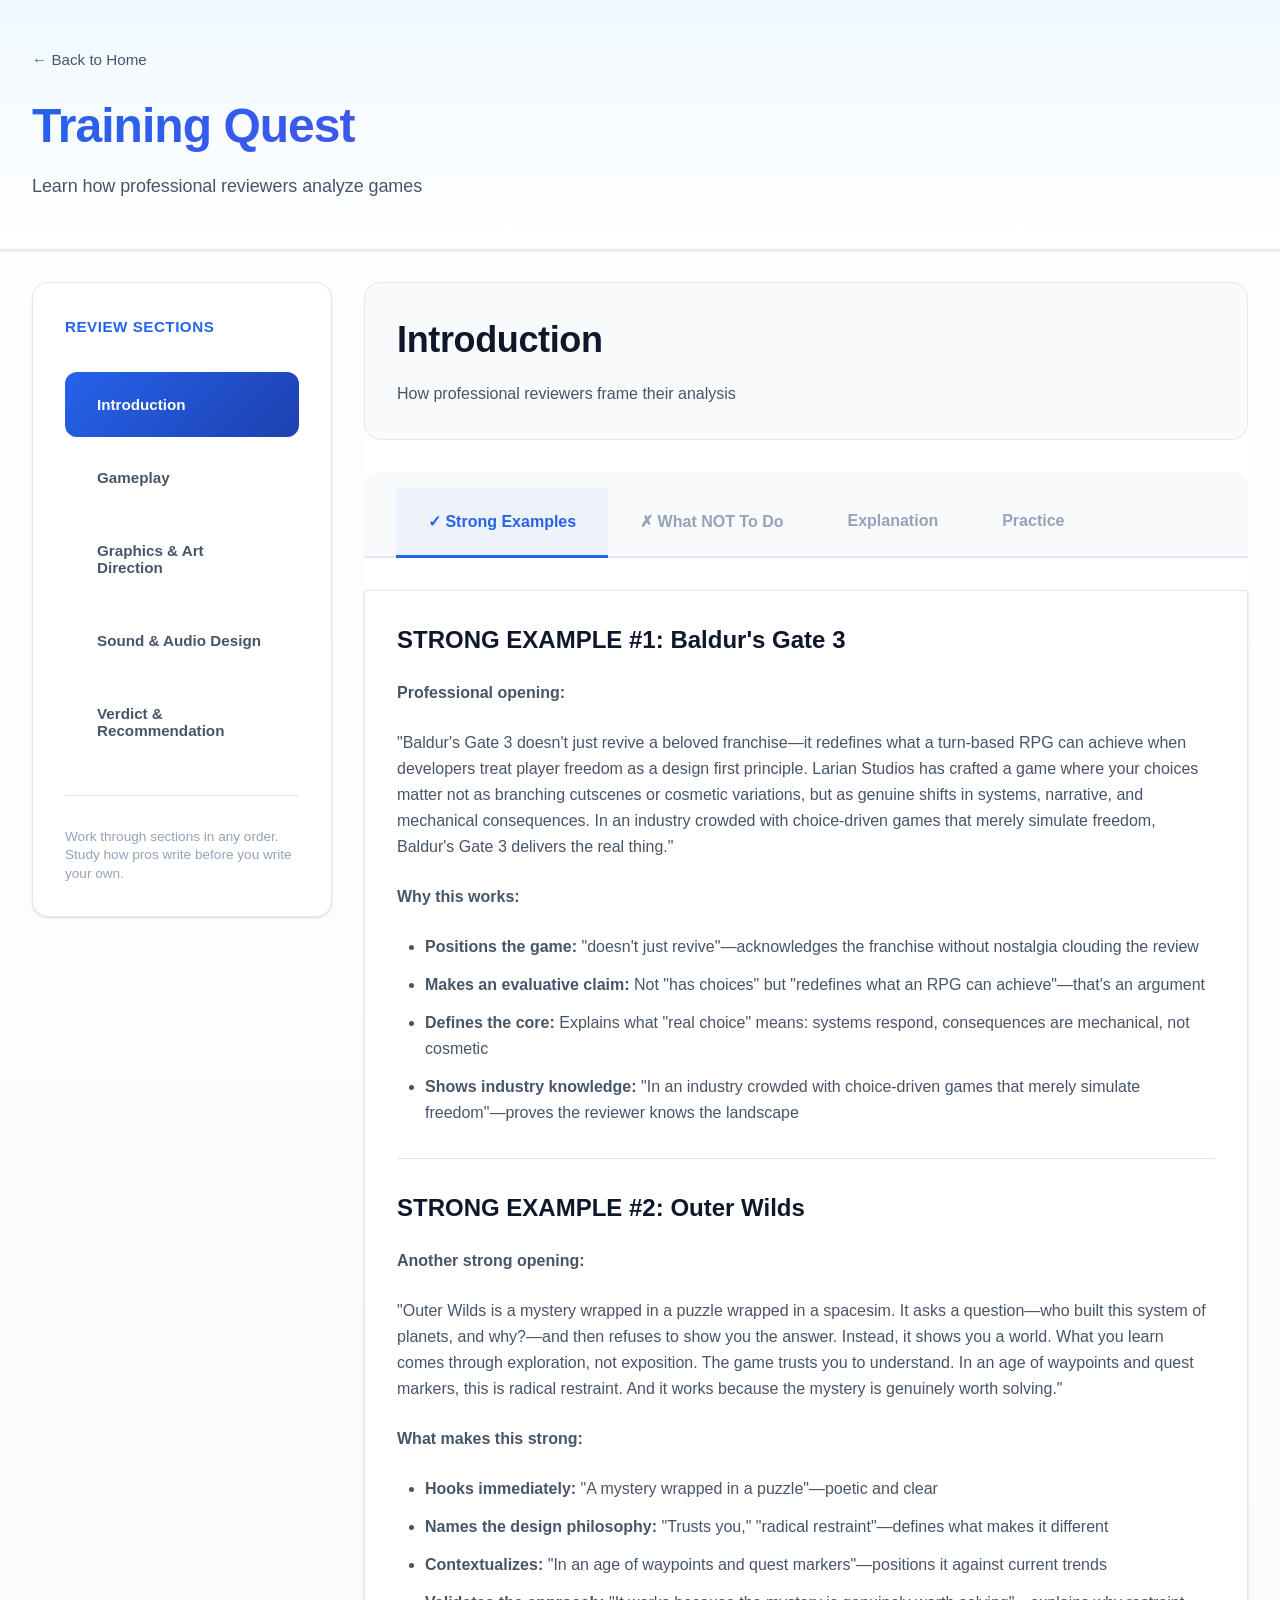
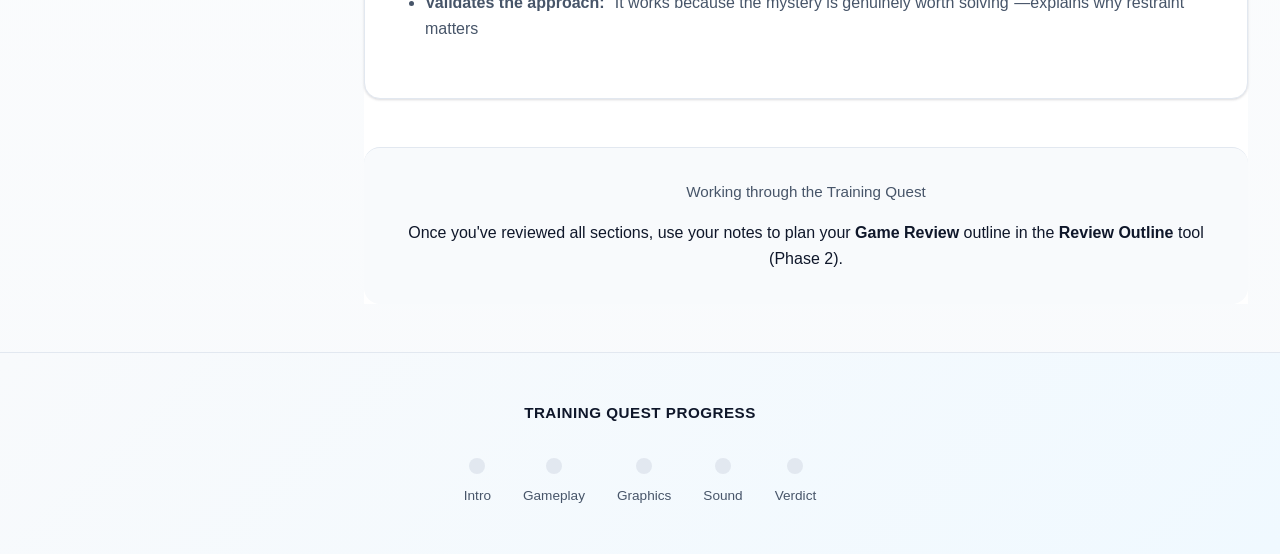
<file: quest.html>
<!DOCTYPE html>
<html lang="en">
<head>
    <meta charset="UTF-8">
    <meta name="viewport" content="width=device-width, initial-scale=1.0">
    <title>Training Quest – ESPORTS 110</title>
    <link rel="stylesheet" href="css/base.css">
    <link rel="stylesheet" href="css/layout.css">
</head>
<body>
    <div class="quest-container">
        <!-- Header -->
        <header class="quest-header">
            <div class="header-content">
                <a href="index.html" class="back-link">← Back to Home</a>
                <h1>Training Quest</h1>
                <p class="subtitle">Learn how professional reviewers analyze games</p>
            </div>
        </header>

        <!-- Main Quest Layout -->
        <div class="quest-layout">
            <!-- Section Navigation (Sidebar) -->
            <aside class="quest-sidebar">
                <div class="sidebar-header">
                    <p class="sidebar-label">Review Sections</p>
                </div>
                <div id="section-nav"></div>
                <div class="sidebar-footer">
                    <p class="sidebar-note">Work through sections in any order. Study how pros write before you write your own.</p>
                </div>
            </aside>

            <!-- Main Content Area -->
            <main class="quest-main">
                <!-- Section Header -->
                <section id="section-header" class="section-header">
                    <h2>Introduction</h2>
                    <p class="section-subtitle">How professional reviewers frame their analysis</p>
                </section>

                <!-- Tab Navigation -->
                <div id="section-tabs" class="tabs-area">
                    <!-- Generated by JavaScript -->
                </div>

                <!-- Tab Content -->
                <div id="section-content" class="content-area">
                    <!-- Generated by JavaScript -->
                </div>

                <!-- Navigation Buttons -->
                <div class="quest-footer">
                    <p class="progress-text">Working through the Training Quest</p>
                    <p class="next-steps">Once you've reviewed all sections, use your notes to plan your <strong>Game Review</strong> outline in the <strong>Review Outline</strong> tool (Phase 2).</p>
                </div>
            </main>
        </div>

        <!-- Progress Indicator (light, non-gamified) -->
        <div class="quest-progress-bar">
            <p class="progress-label">Training Quest Progress</p>
            <div class="progress-indicators">
                <div class="progress-item">
                    <span class="progress-dot"></span>
                    <span class="progress-name">Intro</span>
                </div>
                <div class="progress-item">
                    <span class="progress-dot"></span>
                    <span class="progress-name">Gameplay</span>
                </div>
                <div class="progress-item">
                    <span class="progress-dot"></span>
                    <span class="progress-name">Graphics</span>
                </div>
                <div class="progress-item">
                    <span class="progress-dot"></span>
                    <span class="progress-name">Sound</span>
                </div>
                <div class="progress-item">
                    <span class="progress-dot"></span>
                    <span class="progress-name">Verdict</span>
                </div>
            </div>
        </div>
    </div>

    <!-- Scripts -->
    <script src="js/data.js"></script>
    <script src="js/quest.js"></script>
</body>
</html>
</file>
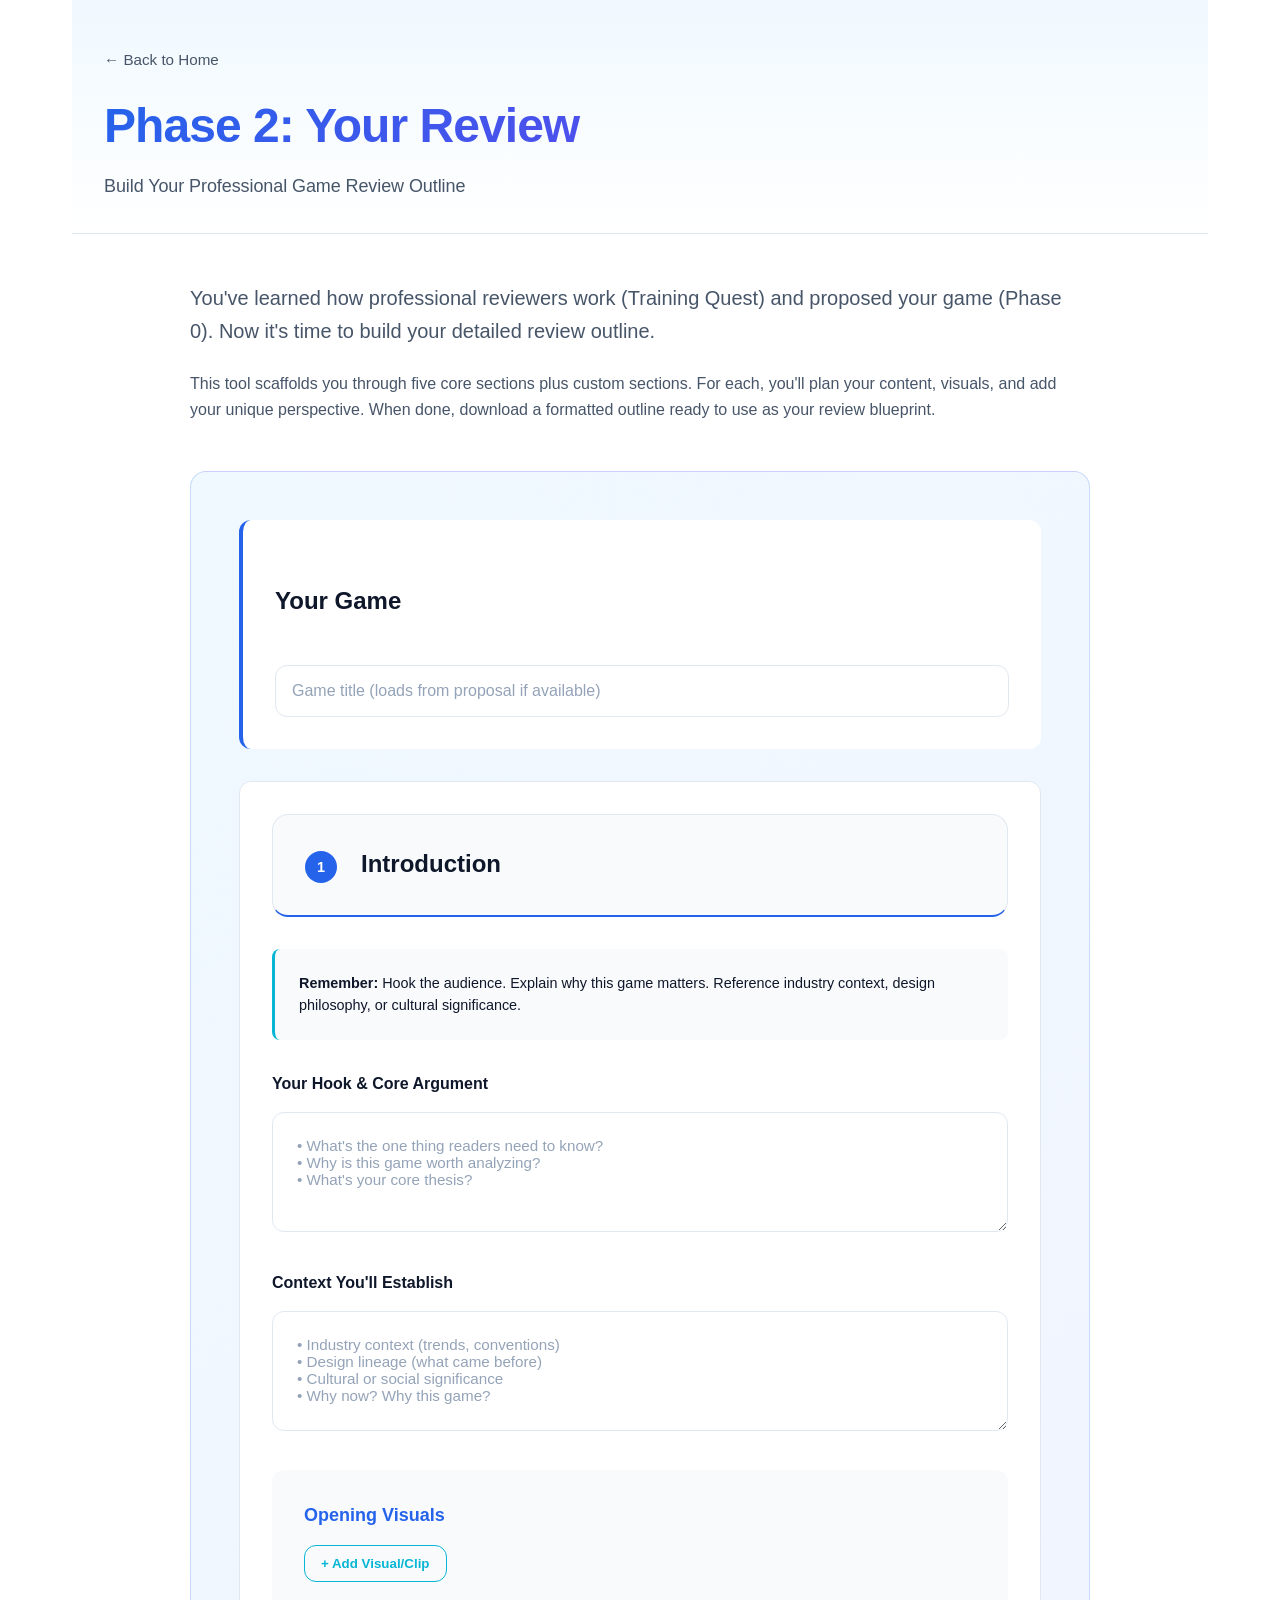
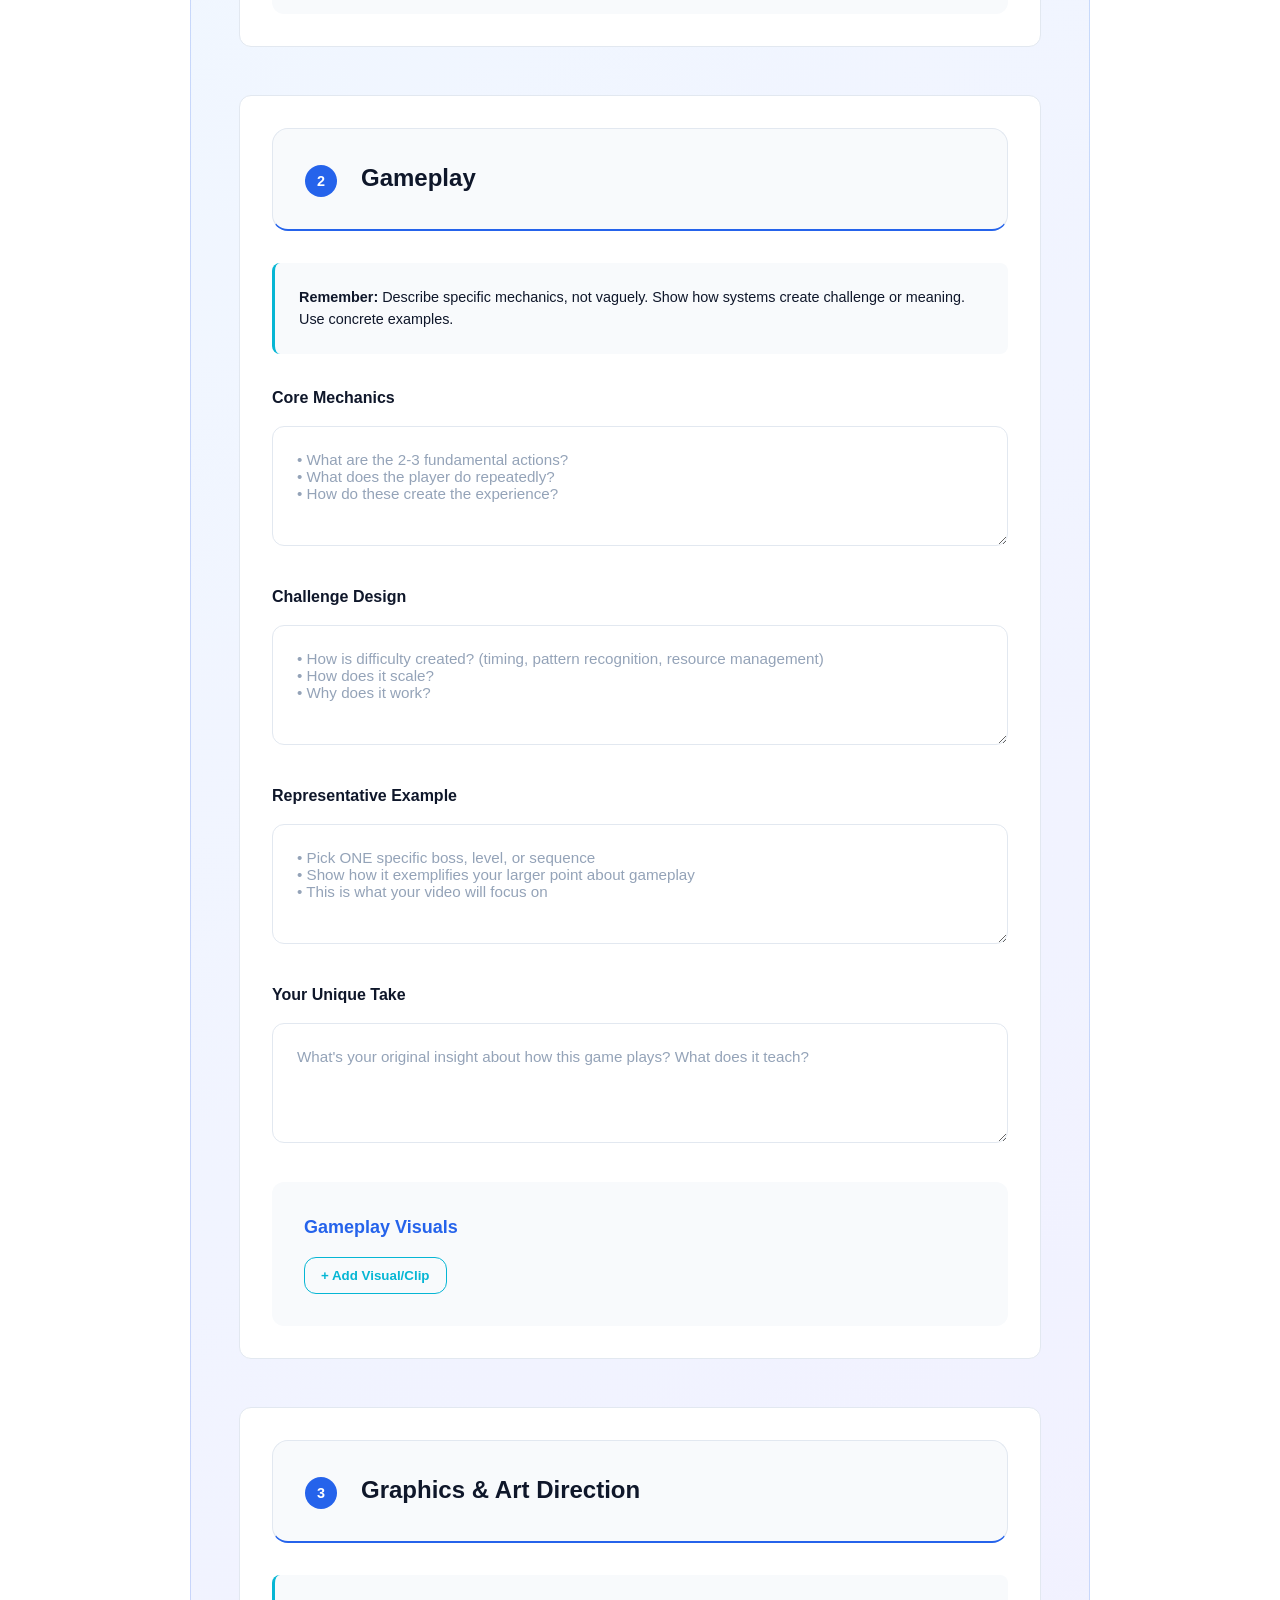
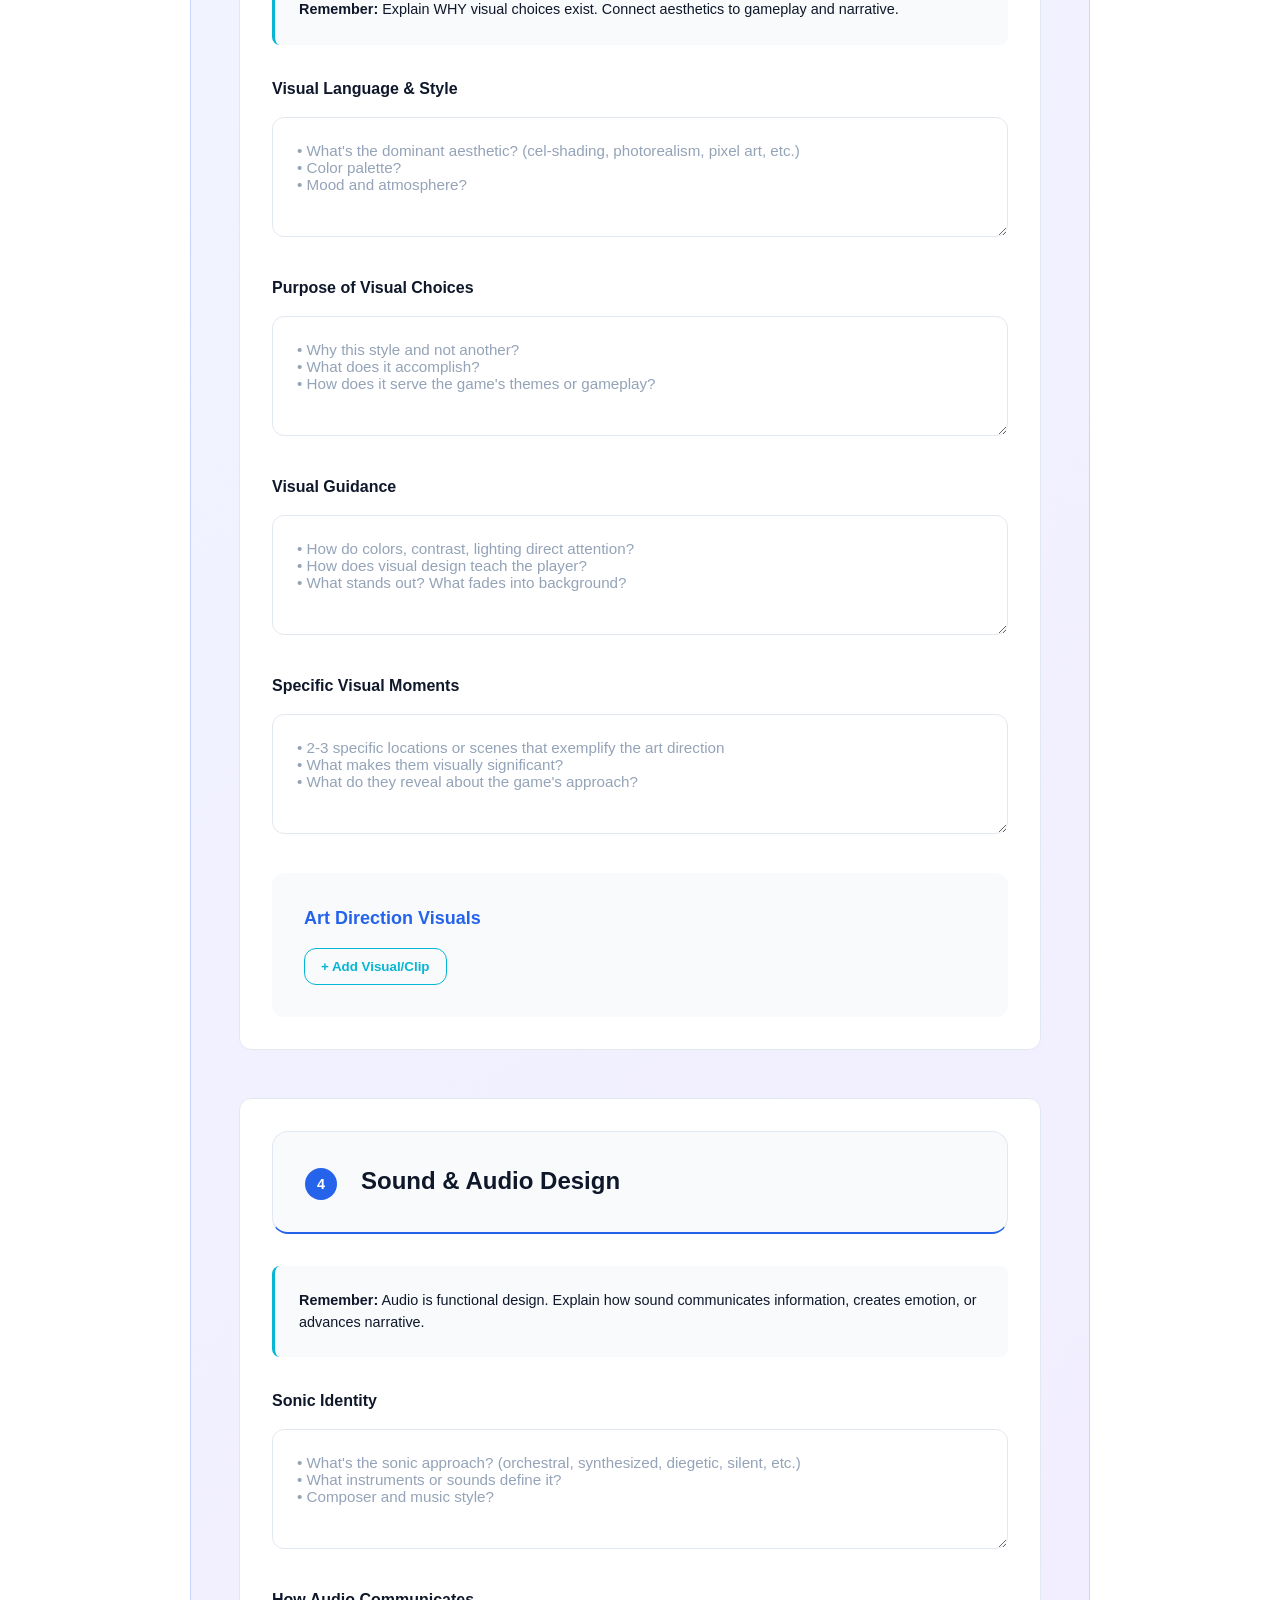
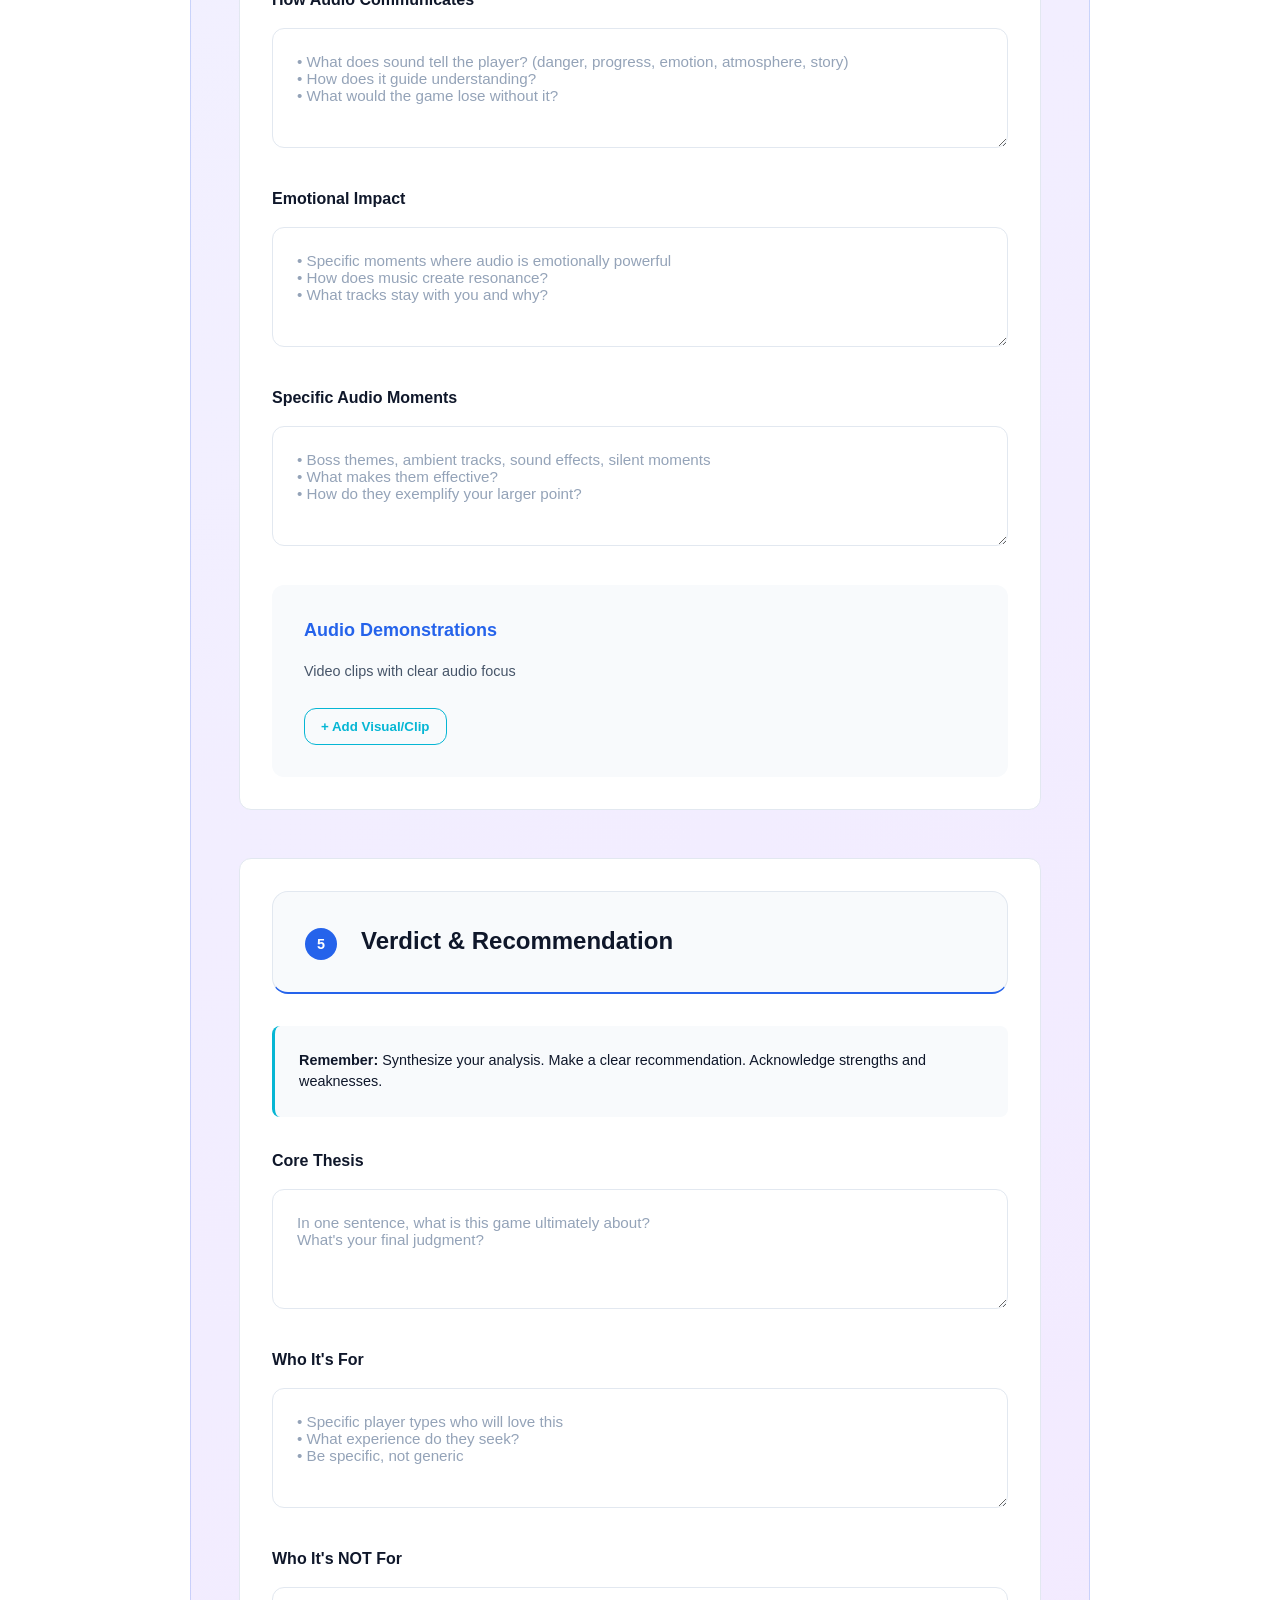
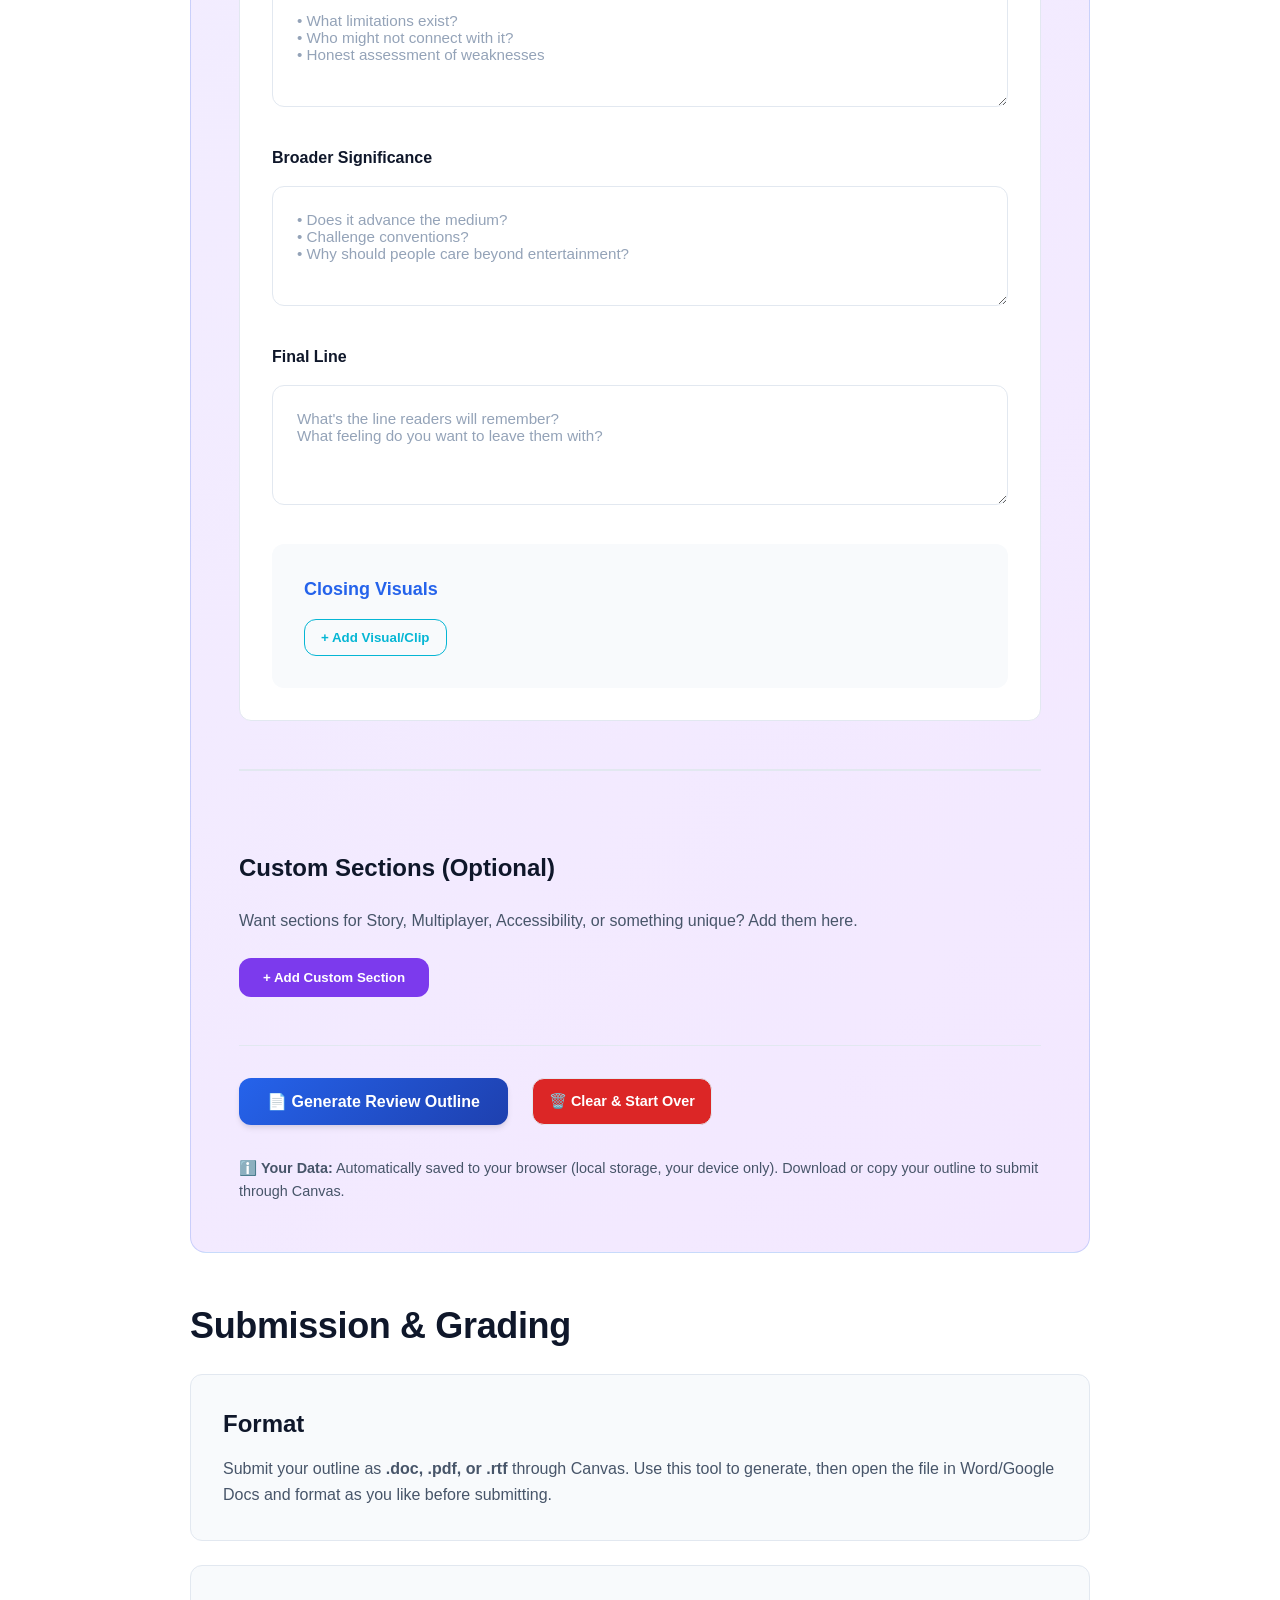
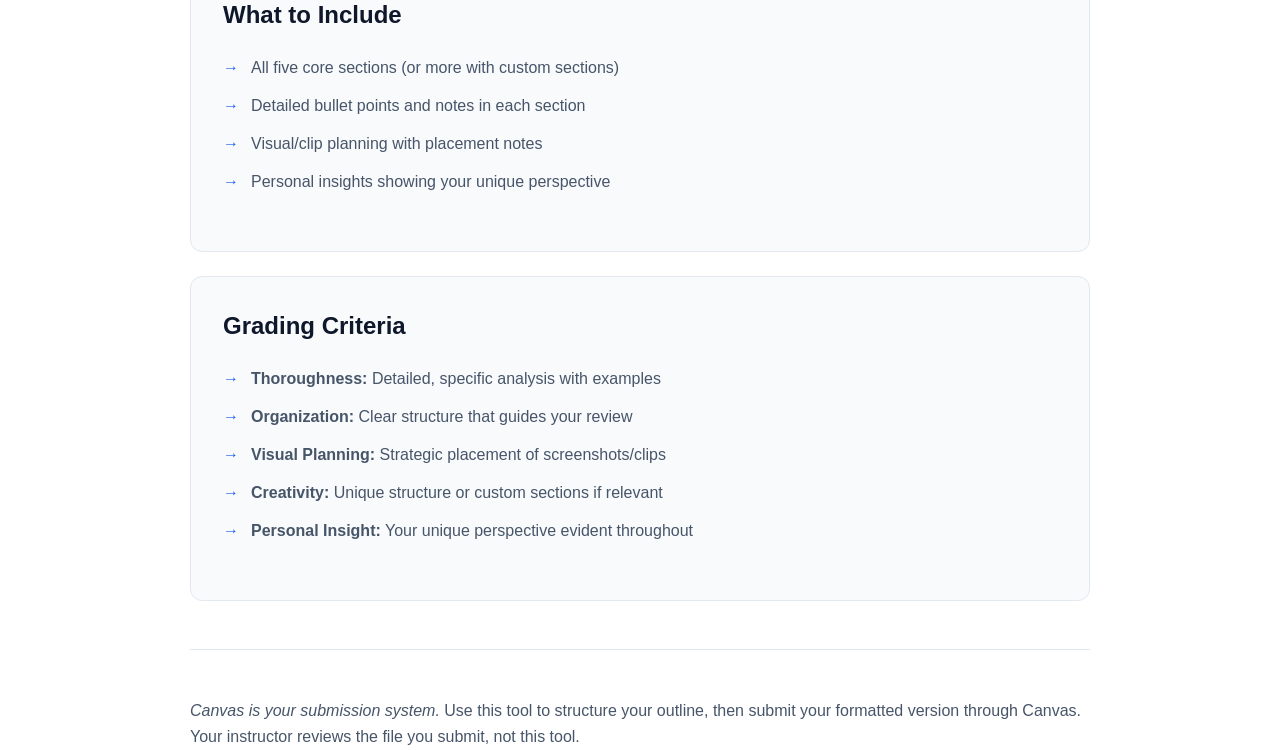
<file: relic.html>
<!DOCTYPE html>
<html lang="en">
<head>
    <meta charset="UTF-8">
    <meta name="viewport" content="width=device-width, initial-scale=1.0">
    <title>Your Review Outline – ESPORTS 110</title>
    <link rel="stylesheet" href="css/base.css">
    <link rel="stylesheet" href="css/layout.css">
    <style>
        .outline-builder {
            background: linear-gradient(135deg, var(--color-primary-lighter) 0%, var(--color-secondary-light) 100%);
            padding: var(--spacing-xl);
            border-radius: var(--border-radius-xl);
            border: 1px solid rgba(37, 99, 235, 0.2);
            margin: var(--spacing-xl) 0;
        }

        .game-header {
            background: var(--color-background);
            padding: var(--spacing-lg);
            border-radius: var(--border-radius-lg);
            margin-bottom: var(--spacing-lg);
            border-left: 4px solid var(--color-primary);
        }

        .section-builder {
            margin-bottom: var(--spacing-xl);
            background: var(--color-background);
            padding: var(--spacing-lg);
            border-radius: var(--border-radius-lg);
            border: 1px solid var(--color-border);
        }

        .section-header {
            display: flex;
            justify-content: space-between;
            align-items: center;
            margin-bottom: var(--spacing-lg);
            padding-bottom: var(--spacing-lg);
            border-bottom: 2px solid var(--color-primary);
        }

        .section-header h3 {
            margin: 0;
            flex-grow: 1;
        }

        .section-number {
            display: inline-block;
            width: 32px;
            height: 32px;
            background: var(--color-primary);
            color: white;
            border-radius: 50%;
            text-align: center;
            line-height: 32px;
            font-weight: 700;
            font-size: 0.9rem;
            margin-right: var(--spacing-md);
        }

        .section-tip {
            background: var(--color-surface);
            padding: var(--spacing-md);
            border-left: 3px solid var(--color-accent);
            border-radius: var(--border-radius);
            margin-bottom: var(--spacing-lg);
            font-size: 0.9rem;
        }

        .outline-field {
            margin-bottom: var(--spacing-lg);
        }

        .outline-field label {
            display: block;
            font-weight: 600;
            margin-bottom: var(--spacing-sm);
            color: var(--color-text);
        }

        .outline-field textarea {
            width: 100%;
            padding: var(--spacing-md);
            border: 1.5px solid var(--color-border);
            border-radius: var(--border-radius-lg);
            font-family: var(--font-sans);
            font-size: 0.95rem;
            min-height: 120px;
            resize: vertical;
            transition: all var(--transition-normal);
        }

        .outline-field textarea:focus {
            outline: none;
            border-color: var(--color-primary);
            box-shadow: 0 0 0 3px var(--color-primary-lighter);
        }

        .planner-note {
            font-size: 0.9rem;
            color: var(--color-text-light);
            font-style: italic;
            margin-top: var(--spacing-xs);
        }

        .visuals-section {
            background: var(--color-surface);
            padding: var(--spacing-lg);
            border-radius: var(--border-radius-lg);
            margin-top: var(--spacing-lg);
        }

        .visuals-section h4 {
            color: var(--color-primary);
            margin-top: 0;
        }

        .visual-item {
            margin-bottom: var(--spacing-md);
            padding: var(--spacing-md);
            background: var(--color-background);
            border-radius: var(--border-radius);
            border-left: 3px solid var(--color-accent);
        }

        .visual-item input,
        .visual-item textarea {
            width: 100%;
            padding: var(--spacing-sm);
            border: 1px solid var(--color-border);
            border-radius: var(--border-radius);
            margin-bottom: var(--spacing-sm);
            font-family: var(--font-sans);
            font-size: 0.9rem;
        }

        .visual-item textarea {
            min-height: 60px;
            resize: vertical;
        }

        .add-visual-btn {
            padding: 0.625rem 1rem;
            background: var(--color-surface);
            border: 1.5px solid var(--color-accent);
            border-radius: var(--border-radius-lg);
            color: var(--color-accent);
            cursor: pointer;
            font-weight: 600;
            transition: all var(--transition-normal);
        }

        .add-visual-btn:hover {
            background: var(--color-accent);
            color: white;
        }

        .remove-visual-btn {
            padding: 0.5rem 0.75rem;
            background: var(--color-error);
            color: white;
            border: none;
            border-radius: var(--border-radius);
            cursor: pointer;
            font-size: 0.8rem;
            margin-top: var(--spacing-sm);
        }

        .custom-sections {
            margin-top: var(--spacing-xl);
            padding-top: var(--spacing-xl);
            border-top: 2px solid var(--color-border);
        }

        .add-section-btn {
            display: inline-block;
            padding: 0.75rem 1.5rem;
            background: var(--color-secondary);
            color: white;
            border: none;
            border-radius: var(--border-radius-lg);
            cursor: pointer;
            font-weight: 600;
            transition: all var(--transition-normal);
        }

        .add-section-btn:hover {
            background: #6d28d9;
            transform: translateY(-2px);
            box-shadow: var(--shadow-md);
        }

        .builder-actions {
            display: flex;
            gap: var(--spacing-md);
            margin-top: var(--spacing-xl);
            padding-top: var(--spacing-lg);
            border-top: 1px solid var(--color-border);
            flex-wrap: wrap;
        }

        .button-small {
            padding: 0.625rem 1rem;
            font-size: 0.9rem;
            min-height: 40px;
        }

        .button-danger {
            background-color: var(--color-error);
            color: white;
        }

        .button-danger:hover {
            background-color: #b91c1c;
        }

        .generated-outline {
            background: var(--color-background);
            border: 2px solid var(--color-primary);
            border-radius: var(--border-radius-xl);
            padding: var(--spacing-xl);
            margin-top: var(--spacing-xl);
            display: none;
        }

        .generated-outline.visible {
            display: block;
            animation: slideIn 300ms ease-in-out;
        }

        .outline-content {
            background: var(--color-surface);
            padding: var(--spacing-lg);
            border-radius: var(--border-radius-lg);
            margin: var(--spacing-lg) 0;
            white-space: pre-wrap;
            word-wrap: break-word;
            line-height: var(--line-height-relaxed);
            font-size: 0.95rem;
            font-family: 'Monaco', 'Menlo', 'Ubuntu Mono', monospace;
        }

        .outline-actions {
            display: flex;
            gap: var(--spacing-md);
            margin-top: var(--spacing-lg);
            flex-wrap: wrap;
        }

        @keyframes slideIn {
            from {
                opacity: 0;
                transform: translateY(20px);
            }
            to {
                opacity: 1;
                transform: translateY(0);
            }
        }

        @media (max-width: 768px) {
            .outline-builder {
                padding: var(--spacing-lg);
            }

            .section-header {
                flex-direction: column;
                align-items: flex-start;
            }

            .builder-actions {
                flex-direction: column;
            }

            .button {
                width: 100%;
            }
        }
    </style>
</head>
<body>
    <div class="container">
        <header class="page-header">
            <a href="index.html" class="back-link">← Back to Home</a>
            <h1>Phase 2: Your Review</h1>
            <p class="subtitle">Build Your Professional Game Review Outline</p>
        </header>

        <main class="main-content">
            <section class="intro-section">
                <p class="lead">You've learned how professional reviewers work (Training Quest) and proposed your game (Phase 0). Now it's time to build your detailed review outline.</p>
                <p>This tool scaffolds you through five core sections plus custom sections. For each, you'll plan your content, visuals, and add your unique perspective. When done, download a formatted outline ready to use as your review blueprint.</p>
            </section>

            <section class="outline-builder">
                <div class="game-header">
                    <h3>Your Game</h3>
                    <input type="text" id="outline-game" placeholder="Game title (loads from proposal if available)" style="width: 100%; padding: var(--spacing-sm); border: 1px solid var(--color-border); border-radius: var(--border-radius-lg); margin-top: var(--spacing-md);">
                </div>

                <!-- Introduction Section -->
                <div class="section-builder">
                    <div class="section-header">
                        <h3><span class="section-number">1</span>Introduction</h3>
                    </div>

                    <div class="section-tip">
                        <strong>Remember:</strong> Hook the audience. Explain why this game matters. Reference industry context, design philosophy, or cultural significance.
                    </div>

                    <div class="outline-field">
                        <label>Your Hook & Core Argument</label>
                        <textarea id="intro-argument" placeholder="• What's the one thing readers need to know?&#10;• Why is this game worth analyzing?&#10;• What's your core thesis?"></textarea>
                    </div>

                    <div class="outline-field">
                        <label>Context You'll Establish</label>
                        <textarea id="intro-context" placeholder="• Industry context (trends, conventions)&#10;• Design lineage (what came before)&#10;• Cultural or social significance&#10;• Why now? Why this game?"></textarea>
                    </div>

                    <div class="visuals-section">
                        <h4>Opening Visuals</h4>
                        <div id="intro-visuals"></div>
                        <button class="add-visual-btn" onclick="addVisual('intro')">+ Add Visual/Clip</button>
                    </div>
                </div>

                <!-- Gameplay Section -->
                <div class="section-builder">
                    <div class="section-header">
                        <h3><span class="section-number">2</span>Gameplay</h3>
                    </div>

                    <div class="section-tip">
                        <strong>Remember:</strong> Describe specific mechanics, not vaguely. Show how systems create challenge or meaning. Use concrete examples.
                    </div>

                    <div class="outline-field">
                        <label>Core Mechanics</label>
                        <textarea id="gameplay-mechanics" placeholder="• What are the 2-3 fundamental actions?&#10;• What does the player do repeatedly?&#10;• How do these create the experience?"></textarea>
                    </div>

                    <div class="outline-field">
                        <label>Challenge Design</label>
                        <textarea id="gameplay-challenge" placeholder="• How is difficulty created? (timing, pattern recognition, resource management)&#10;• How does it scale?&#10;• Why does it work?"></textarea>
                    </div>

                    <div class="outline-field">
                        <label>Representative Example</label>
                        <textarea id="gameplay-example" placeholder="• Pick ONE specific boss, level, or sequence&#10;• Show how it exemplifies your larger point about gameplay&#10;• This is what your video will focus on"></textarea>
                    </div>

                    <div class="outline-field">
                        <label>Your Unique Take</label>
                        <textarea id="gameplay-insight" placeholder="What's your original insight about how this game plays? What does it teach?"></textarea>
                    </div>

                    <div class="visuals-section">
                        <h4>Gameplay Visuals</h4>
                        <div id="gameplay-visuals"></div>
                        <button class="add-visual-btn" onclick="addVisual('gameplay')">+ Add Visual/Clip</button>
                    </div>
                </div>

                <!-- Graphics Section -->
                <div class="section-builder">
                    <div class="section-header">
                        <h3><span class="section-number">3</span>Graphics & Art Direction</h3>
                    </div>

                    <div class="section-tip">
                        <strong>Remember:</strong> Explain WHY visual choices exist. Connect aesthetics to gameplay and narrative.
                    </div>

                    <div class="outline-field">
                        <label>Visual Language & Style</label>
                        <textarea id="graphics-style" placeholder="• What's the dominant aesthetic? (cel-shading, photorealism, pixel art, etc.)&#10;• Color palette?&#10;• Mood and atmosphere?"></textarea>
                    </div>

                    <div class="outline-field">
                        <label>Purpose of Visual Choices</label>
                        <textarea id="graphics-purpose" placeholder="• Why this style and not another?&#10;• What does it accomplish?&#10;• How does it serve the game's themes or gameplay?"></textarea>
                    </div>

                    <div class="outline-field">
                        <label>Visual Guidance</label>
                        <textarea id="graphics-guidance" placeholder="• How do colors, contrast, lighting direct attention?&#10;• How does visual design teach the player?&#10;• What stands out? What fades into background?"></textarea>
                    </div>

                    <div class="outline-field">
                        <label>Specific Visual Moments</label>
                        <textarea id="graphics-moments" placeholder="• 2-3 specific locations or scenes that exemplify the art direction&#10;• What makes them visually significant?&#10;• What do they reveal about the game's approach?"></textarea>
                    </div>

                    <div class="visuals-section">
                        <h4>Art Direction Visuals</h4>
                        <div id="graphics-visuals"></div>
                        <button class="add-visual-btn" onclick="addVisual('graphics')">+ Add Visual/Clip</button>
                    </div>
                </div>

                <!-- Sound Section -->
                <div class="section-builder">
                    <div class="section-header">
                        <h3><span class="section-number">4</span>Sound & Audio Design</h3>
                    </div>

                    <div class="section-tip">
                        <strong>Remember:</strong> Audio is functional design. Explain how sound communicates information, creates emotion, or advances narrative.
                    </div>

                    <div class="outline-field">
                        <label>Sonic Identity</label>
                        <textarea id="sound-identity" placeholder="• What's the sonic approach? (orchestral, synthesized, diegetic, silent, etc.)&#10;• What instruments or sounds define it?&#10;• Composer and music style?"></textarea>
                    </div>

                    <div class="outline-field">
                        <label>How Audio Communicates</label>
                        <textarea id="sound-communication" placeholder="• What does sound tell the player? (danger, progress, emotion, atmosphere, story)&#10;• How does it guide understanding?&#10;• What would the game lose without it?"></textarea>
                    </div>

                    <div class="outline-field">
                        <label>Emotional Impact</label>
                        <textarea id="sound-emotion" placeholder="• Specific moments where audio is emotionally powerful&#10;• How does music create resonance?&#10;• What tracks stay with you and why?"></textarea>
                    </div>

                    <div class="outline-field">
                        <label>Specific Audio Moments</label>
                        <textarea id="sound-moments" placeholder="• Boss themes, ambient tracks, sound effects, silent moments&#10;• What makes them effective?&#10;• How do they exemplify your larger point?"></textarea>
                    </div>

                    <div class="visuals-section">
                        <h4>Audio Demonstrations</h4>
                        <p style="margin-top: 0; font-size: 0.9rem;">Video clips with clear audio focus</p>
                        <div id="sound-visuals"></div>
                        <button class="add-visual-btn" onclick="addVisual('sound')">+ Add Visual/Clip</button>
                    </div>
                </div>

                <!-- Verdict Section -->
                <div class="section-builder">
                    <div class="section-header">
                        <h3><span class="section-number">5</span>Verdict & Recommendation</h3>
                    </div>

                    <div class="section-tip">
                        <strong>Remember:</strong> Synthesize your analysis. Make a clear recommendation. Acknowledge strengths and weaknesses.
                    </div>

                    <div class="outline-field">
                        <label>Core Thesis</label>
                        <textarea id="verdict-thesis" placeholder="In one sentence, what is this game ultimately about?&#10;What's your final judgment?"></textarea>
                    </div>

                    <div class="outline-field">
                        <label>Who It's For</label>
                        <textarea id="verdict-audience" placeholder="• Specific player types who will love this&#10;• What experience do they seek?&#10;• Be specific, not generic"></textarea>
                    </div>

                    <div class="outline-field">
                        <label>Who It's NOT For</label>
                        <textarea id="verdict-limitations" placeholder="• What limitations exist?&#10;• Who might not connect with it?&#10;• Honest assessment of weaknesses"></textarea>
                    </div>

                    <div class="outline-field">
                        <label>Broader Significance</label>
                        <textarea id="verdict-significance" placeholder="• Does it advance the medium?&#10;• Challenge conventions?&#10;• Why should people care beyond entertainment?"></textarea>
                    </div>

                    <div class="outline-field">
                        <label>Final Line</label>
                        <textarea id="verdict-closing" placeholder="What's the line readers will remember?&#10;What feeling do you want to leave them with?"></textarea>
                    </div>

                    <div class="visuals-section">
                        <h4>Closing Visuals</h4>
                        <div id="verdict-visuals"></div>
                        <button class="add-visual-btn" onclick="addVisual('verdict')">+ Add Visual/Clip</button>
                    </div>
                </div>

                <!-- Custom Sections -->
                <div class="custom-sections">
                    <h3>Custom Sections (Optional)</h3>
                    <p>Want sections for Story, Multiplayer, Accessibility, or something unique? Add them here.</p>
                    <div id="custom-sections-container"></div>
                    <button class="add-section-btn" onclick="addCustomSection()">+ Add Custom Section</button>
                </div>

                <!-- Action Buttons -->
                <div class="builder-actions">
                    <button class="button button-primary" onclick="generateOutline()">
                        📄 Generate Review Outline
                    </button>
                    <button class="button button-secondary button-small button-danger" onclick="clearOutlineData()">
                        🗑️ Clear & Start Over
                    </button>
                </div>

                <p style="color: var(--color-text-light); font-size: 0.9rem; margin-top: var(--spacing-lg);">
                    ℹ️ <strong>Your Data:</strong> Automatically saved to your browser (local storage, your device only). Download or copy your outline to submit through Canvas.
                </p>
            </section>

            <!-- Generated Outline -->
            <div class="generated-outline" id="outlineContainer">
                <div style="border-bottom: 2px solid var(--color-primary); padding-bottom: var(--spacing-lg); margin-bottom: var(--spacing-lg);">
                    <h3 style="margin: 0 0 var(--spacing-sm) 0;">Your Review Outline</h3>
                    <p style="margin: 0; color: var(--color-text-light);">Copy to Word/Docs or download as text. This is your blueprint for writing or recording your review.</p>
                </div>

                <div class="outline-content" id="outlineContent"></div>

                <div class="outline-actions">
                    <button class="button button-primary" onclick="copyOutlineToClipboard()">
                        📋 Copy to Clipboard
                    </button>
                    <button class="button button-secondary" onclick="downloadOutline()">
                        ⬇️ Download as Text File
                    </button>
                    <button class="button button-secondary" onclick="document.getElementById('outlineContainer').classList.remove('visible')">
                        ✕ Close Outline
                    </button>
                </div>
            </div>

            <section class="content-section" style="margin-top: var(--spacing-xl);">
                <h2>Submission & Grading</h2>
                
                <div class="spec-block">
                    <h3>Format</h3>
                    <p>Submit your outline as <strong>.doc, .pdf, or .rtf</strong> through Canvas. Use this tool to generate, then open the file in Word/Google Docs and format as you like before submitting.</p>
                </div>

                <div class="spec-block">
                    <h3>What to Include</h3>
                    <ul class="simple-list">
                        <li>All five core sections (or more with custom sections)</li>
                        <li>Detailed bullet points and notes in each section</li>
                        <li>Visual/clip planning with placement notes</li>
                        <li>Personal insights showing your unique perspective</li>
                    </ul>
                </div>

                <div class="spec-block">
                    <h3>Grading Criteria</h3>
                    <ul class="simple-list">
                        <li><strong>Thoroughness:</strong> Detailed, specific analysis with examples</li>
                        <li><strong>Organization:</strong> Clear structure that guides your review</li>
                        <li><strong>Visual Planning:</strong> Strategic placement of screenshots/clips</li>
                        <li><strong>Creativity:</strong> Unique structure or custom sections if relevant</li>
                        <li><strong>Personal Insight:</strong> Your unique perspective evident throughout</li>
                    </ul>
                </div>
            </section>

            <footer class="page-footer">
                <p><em>Canvas is your submission system.</em> Use this tool to structure your outline, then submit your formatted version through Canvas. Your instructor reviews the file you submit, not this tool.</p>
            </footer>
        </main>
    </div>

    <script>
        const OUTLINE_STORAGE_KEY = 'esports110_outline';
        const PROPOSAL_STORAGE_KEY = 'esports110_proposal';

        let customSectionCount = 0;

        // Load data on page load
        function loadOutlineData() {
            const saved = localStorage.getItem(OUTLINE_STORAGE_KEY);
            if (saved) {
                const data = JSON.parse(saved);
                Object.keys(data).forEach(key => {
                    const element = document.getElementById(key);
                    if (element) {
                        element.value = data[key];
                    }
                });
            }

            // Try to load game info from proposal
            const proposal = localStorage.getItem(PROPOSAL_STORAGE_KEY);
            if (proposal) {
                const proposalData = JSON.parse(proposal);
                if (proposalData.gameTitle) {
                    document.getElementById('outline-game').value = proposalData.gameTitle;
                }
            }
        }

        // Auto-save on input
        document.addEventListener('input', function(e) {
            if (e.target.tagName === 'TEXTAREA' || e.target.tagName === 'INPUT') {
                if (e.target.closest('.outline-field') || e.target.id === 'outline-game') {
                    saveOutlineData();
                }
            }
        });

        // Save outline data
        function saveOutlineData() {
            const data = {};
            document.querySelectorAll('.outline-field textarea, .outline-field input, #outline-game').forEach(field => {
                if (field.id) {
                    data[field.id] = field.value;
                }
            });
            localStorage.setItem(OUTLINE_STORAGE_KEY, JSON.stringify(data));
        }

        // Add visual to section
        function addVisual(section) {
            const container = document.getElementById(`${section}-visuals`);
            const visualItem = document.createElement('div');
            visualItem.className = 'visual-item';
            visualItem.innerHTML = `
                <input type="text" placeholder="Type of visual (e.g., 'Screenshot - Boss Arena')" class="visual-type">
                <textarea placeholder="Where in the section? What does it demonstrate?"></textarea>
                <button class="remove-visual-btn" onclick="this.parentElement.remove();">Remove</button>
            `;
            container.appendChild(visualItem);
        }

        // Add custom section
        function addCustomSection() {
            customSectionCount++;
            const container = document.getElementById('custom-sections-container');
            
            const section = document.createElement('div');
            section.className = 'section-builder';
            section.id = `custom-${customSectionCount}`;
            section.innerHTML = `
                <div class="section-header">
                    <h3>
                        <span class="section-number">6+</span>
                        <input type="text" placeholder="Section Title" style="border: none; padding: 0; font-size: 1.5rem; font-weight: 700; color: var(--color-text); width: 60%;" class="custom-title">
                    </h3>
                    <button class="button button-secondary button-small button-danger" onclick="document.getElementById('custom-${customSectionCount}').remove();">Remove</button>
                </div>

                <div class="outline-field">
                    <label>Your Content</label>
                    <textarea placeholder="Detailed notes, bullet points, analysis..." class="custom-content" style="min-height: 150px;"></textarea>
                </div>

                <div class="visuals-section">
                    <h4>Visuals for This Section</h4>
                    <div id="custom-${customSectionCount}-visuals"></div>
                    <button class="add-visual-btn" onclick="addVisual('custom-${customSectionCount}')">+ Add Visual/Clip</button>
                </div>
            `;
            
            container.appendChild(section);
        }

        // Generate outline
        function generateOutline() {
            const gameTitle = document.getElementById('outline-game').value || 'Your Game';
            
            let outline = `REVIEW OUTLINE: ${gameTitle.toUpperCase()}
================================================================================

1. INTRODUCTION
─────────────────────────────────────────────────────────────────────────────
Your Hook & Core Argument:
${document.getElementById('intro-argument').value || '[Your core thesis]'}

Context You'll Establish:
${document.getElementById('intro-context').value || '[Industry/design/cultural context]'}

Opening Visuals:
${getVisualsText('intro')}


2. GAMEPLAY
─────────────────────────────────────────────────────────────────────────────
Core Mechanics:
${document.getElementById('gameplay-mechanics').value || '[Specific mechanics]'}

Challenge Design:
${document.getElementById('gameplay-challenge').value || '[How difficulty is created]'}

Representative Example:
${document.getElementById('gameplay-example').value || '[Specific boss/level/sequence]'}

Your Unique Take:
${document.getElementById('gameplay-insight').value || '[Your original insight]'}

Gameplay Visuals:
${getVisualsText('gameplay')}


3. GRAPHICS & ART DIRECTION
─────────────────────────────────────────────────────────────────────────────
Visual Language & Style:
${document.getElementById('graphics-style').value || '[Aesthetic and palette]'}

Purpose of Visual Choices:
${document.getElementById('graphics-purpose').value || '[Why these choices]'}

Visual Guidance:
${document.getElementById('graphics-guidance').value || '[How visuals guide player]'}

Specific Visual Moments:
${document.getElementById('graphics-moments').value || '[Locations and scenes]'}

Art Direction Visuals:
${getVisualsText('graphics')}


4. SOUND & AUDIO DESIGN
─────────────────────────────────────────────────────────────────────────────
Sonic Identity:
${document.getElementById('sound-identity').value || '[Audio approach]'}

How Audio Communicates:
${document.getElementById('sound-communication').value || '[What sound tells player]'}

Emotional Impact:
${document.getElementById('sound-emotion').value || '[Emotional resonance]'}

Specific Audio Moments:
${document.getElementById('sound-moments').value || '[Key audio moments]'}

Audio Demonstrations:
${getVisualsText('sound')}


5. VERDICT & RECOMMENDATION
─────────────────────────────────────────────────────────────────────────────
Core Thesis:
${document.getElementById('verdict-thesis').value || '[One powerful sentence]'}

Who It's For:
${document.getElementById('verdict-audience').value || '[Specific player types]'}

Who It's NOT For:
${document.getElementById('verdict-limitations').value || '[Limitations]'}

Broader Significance:
${document.getElementById('verdict-significance').value || '[Why it matters]'}

Final Line:
${document.getElementById('verdict-closing').value || '[Memorable closing]'}

Closing Visuals:
${getVisualsText('verdict')}

${getCustomSectionsText()}`;

            document.getElementById('outlineContent').textContent = outline;
            document.getElementById('outlineContainer').classList.add('visible');
            document.getElementById('outlineContainer').scrollIntoView({ behavior: 'smooth', block: 'nearest' });
            
            showNotification('Outline generated! Download or copy below.', 'success');
        }

        // Get visuals text
        function getVisualsText(section) {
            const container = document.getElementById(`${section}-visuals`);
            if (!container) return '[Add visuals for this section]';
            
            const items = container.querySelectorAll('.visual-item');
            if (items.length === 0) return '[Add visuals for this section]';
            
            let text = '';
            items.forEach((item, index) => {
                const inputs = item.querySelectorAll('input, textarea');
                if (inputs.length >= 2) {
                    const type = inputs[0].value || 'Visual';
                    const desc = inputs[1].value || 'No description';
                    text += `\n  ${index + 1}. ${type}\n     → ${desc}`;
                }
            });
            return text;
        }

        // Get custom sections text
        function getCustomSectionsText() {
            const container = document.getElementById('custom-sections-container');
            if (!container || !container.children.length) return '';
            
            let text = '\n\n';
            Array.from(container.querySelectorAll('.section-builder')).forEach((section, index) => {
                const titleInput = section.querySelector('.custom-title');
                const contentTextarea = section.querySelector('.custom-content');
                const title = titleInput.value || `Custom Section ${index + 1}`;
                const content = contentTextarea.value || '[Content]';
                
                text += `${index + 6}. ${title.toUpperCase()}\n`;
                text += '─────────────────────────────────────────────────────────────────────────────\n';
                text += `${content}\n\n`;
                text += getVisualsText(`custom-${section.id.split('-')[1]}`);
                text += '\n\n';
            });
            return text;
        }

        // Copy to clipboard
        function copyOutlineToClipboard() {
            const text = document.getElementById('outlineContent').textContent;
            navigator.clipboard.writeText(text).then(() => {
                showNotification('Copied! Paste into Word or Google Docs.', 'success');
            }).catch(() => {
                showNotification('Copy failed. Try download instead.', 'error');
            });
        }

        // Download outline
        function downloadOutline() {
            const gameTitle = document.getElementById('outline-game').value || 'review_outline';
            const text = document.getElementById('outlineContent').textContent;
            const blob = new Blob([text], { type: 'text/plain' });
            const url = window.URL.createObjectURL(blob);
            const a = document.createElement('a');
            a.href = url;
            a.download = `outline_${gameTitle.replace(/\s+/g, '_').toLowerCase()}.txt`;
            a.click();
            window.URL.revokeObjectURL(url);
            showNotification('Downloaded! Format in Word/Docs and submit through Canvas.', 'success');
        }

        // Clear outline data
        function clearOutlineData() {
            if (confirm('Clear all outline data? This cannot be undone.')) {
                localStorage.removeItem(OUTLINE_STORAGE_KEY);
                location.reload();
            }
        }

        // Show notification
        function showNotification(message, type = 'success') {
            const notification = document.createElement('div');
            notification.className = `notification ${type}`;
            notification.textContent = message;
            document.body.appendChild(notification);
            setTimeout(() => notification.remove(), 4000);
        }

        // Load on page load
        window.addEventListener('load', loadOutlineData);
    </script>
</body>
</html>
</file>
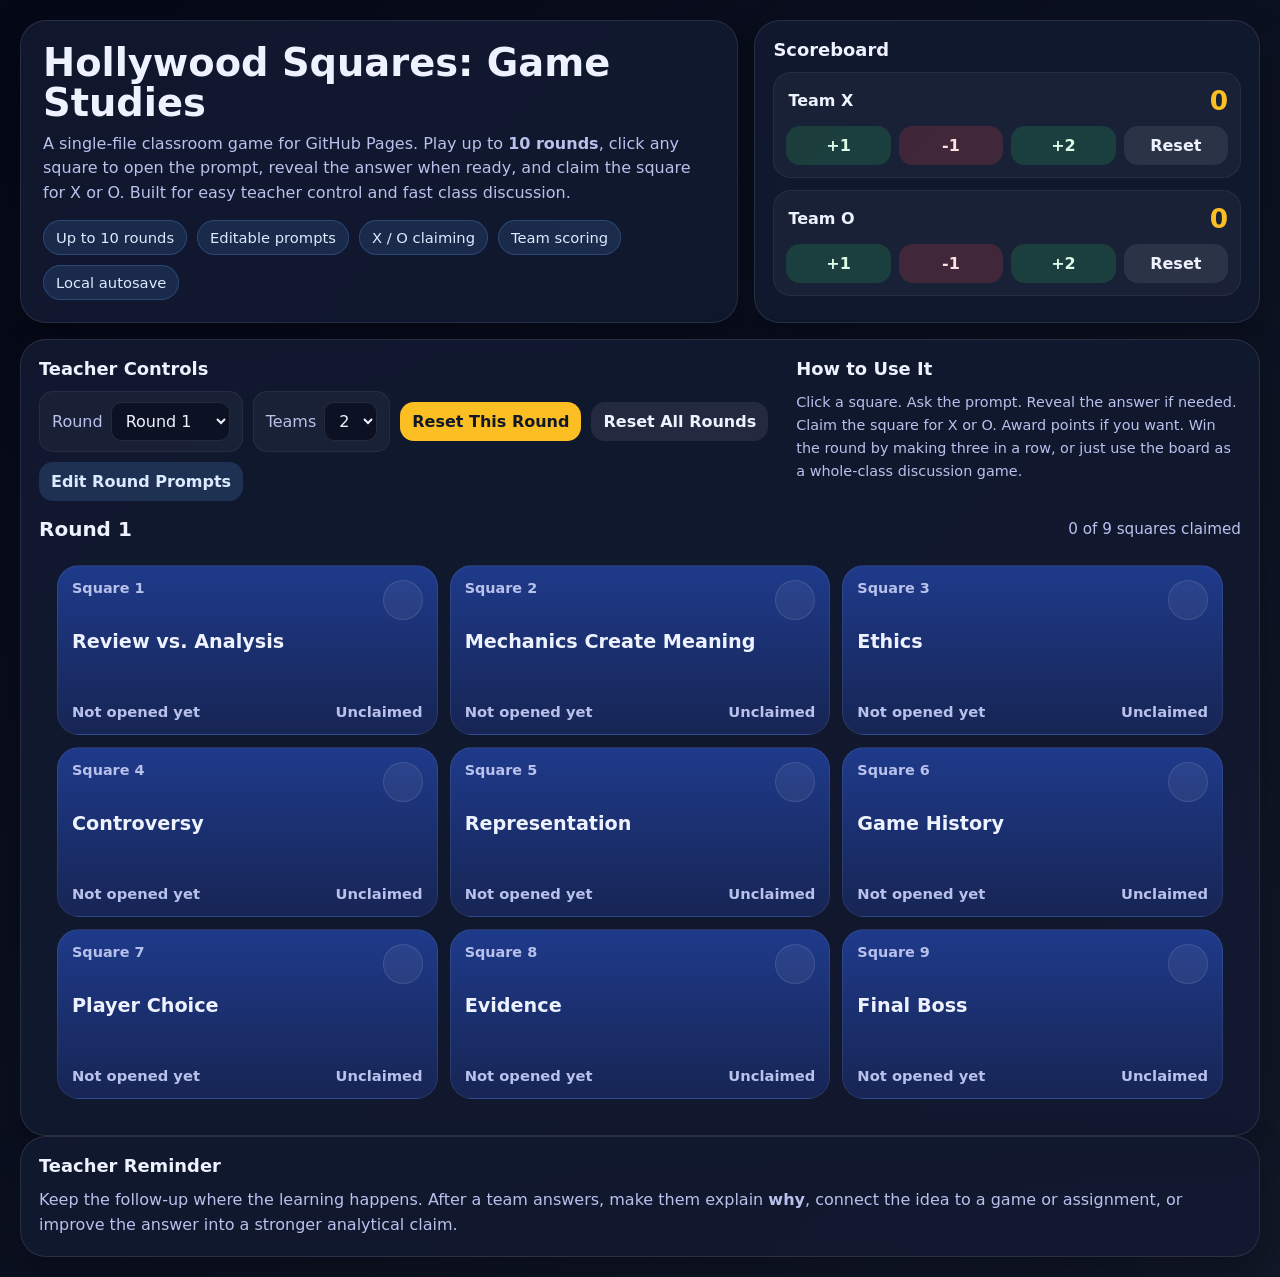
<file: square.html>
<!DOCTYPE html>
<html lang="en">
<head>
  <meta charset="UTF-8" />
  <meta name="viewport" content="width=device-width, initial-scale=1.0" />
  <title>Hollywood Squares: Game Studies</title>
  <style>
    :root {
      --bg: #0b1020;
      --panel: #121a30;
      --panel-2: #1a2545;
      --line: rgba(255,255,255,0.1);
      --text: #eef2ff;
      --muted: #b8c1ec;
      --accent: #fbbf24;
      --accent-2: #60a5fa;
      --x: #38bdf8;
      --o: #f472b6;
      --used: #475569;
      --good: #22c55e;
      --danger: #ef4444;
      --shadow: 0 18px 40px rgba(0,0,0,.28);
      --radius: 22px;
    }

    * { box-sizing: border-box; }
    body {
      margin: 0;
      font-family: Inter, system-ui, -apple-system, BlinkMacSystemFont, "Segoe UI", sans-serif;
      background: linear-gradient(135deg, #050816, #0b1020 45%, #111827);
      color: var(--text);
      min-height: 100vh;
    }

    .app {
      max-width: 1500px;
      margin: 0 auto;
      padding: 20px;
    }

    .top {
      display: grid;
      grid-template-columns: 1.35fr .95fr;
      gap: 16px;
      margin-bottom: 16px;
    }

    .card {
      background: rgba(18,26,48,.92);
      border: 1px solid var(--line);
      border-radius: 26px;
      box-shadow: var(--shadow);
      backdrop-filter: blur(8px);
    }

    .hero { padding: 22px; }
    h1 {
      margin: 0 0 8px;
      font-size: clamp(2rem, 3vw, 3rem);
      line-height: 1.05;
    }
    .sub {
      color: var(--muted);
      line-height: 1.55;
      max-width: 70ch;
      margin-bottom: 14px;
    }
    .pill-row { display: flex; flex-wrap: wrap; gap: 10px; }
    .pill {
      padding: 8px 12px;
      border-radius: 999px;
      font-size: .92rem;
      color: #dbeafe;
      background: rgba(96,165,250,.14);
      border: 1px solid rgba(96,165,250,.24);
    }

    .scoreboard, .controls, .board-wrap, .notes {
      padding: 18px;
    }
    .scoreboard h2, .controls h2, .notes h2 { margin: 0 0 12px; font-size: 1.12rem; }

    .teams {
      display: grid;
      gap: 12px;
    }
    .team {
      background: rgba(255,255,255,.04);
      border: 1px solid rgba(255,255,255,.06);
      border-radius: 18px;
      padding: 12px;
    }
    .team-head {
      display: flex; justify-content: space-between; align-items: center; gap: 10px; margin-bottom: 10px;
    }
    .team-name {
      width: 100%; background: transparent; color: var(--text); border: 0; outline: none; font-size: 1rem; font-weight: 800;
    }
    .score { font-size: 1.65rem; font-weight: 900; color: var(--accent); min-width: 72px; text-align: right; }
    .score-controls { display: grid; grid-template-columns: repeat(4,1fr); gap: 8px; }

    button, select, textarea, input {
      font: inherit;
    }
    button {
      border: 0;
      border-radius: 14px;
      padding: 10px 12px;
      font-weight: 800;
      cursor: pointer;
      transition: transform .12s ease, opacity .12s ease;
    }
    button:hover { transform: translateY(-1px); }
    button:active { transform: translateY(0); }
    .btn-main { background: var(--accent); color: #111827; }
    .btn-soft { background: rgba(255,255,255,.08); color: var(--text); }
    .btn-alt { background: rgba(96,165,250,.18); color: #dbeafe; }
    .btn-pos { background: rgba(34,197,94,.18); color: #dcfce7; }
    .btn-neg { background: rgba(239,68,68,.18); color: #fee2e2; }
    .btn-x { background: rgba(56,189,248,.18); color: #e0f2fe; }
    .btn-o { background: rgba(244,114,182,.18); color: #fce7f3; }

    .controls-grid {
      display: grid;
      grid-template-columns: 1.25fr .75fr;
      gap: 16px;
      margin-bottom: 16px;
    }
    .control-row {
      display: flex; flex-wrap: wrap; gap: 10px; align-items: center;
    }
    label {
      display: inline-flex; align-items: center; gap: 8px;
      background: rgba(255,255,255,.04);
      border: 1px solid rgba(255,255,255,.06);
      color: var(--muted);
      padding: 10px 12px;
      border-radius: 14px;
    }
    select {
      background: rgba(2,6,23,.55);
      color: var(--text);
      border: 1px solid rgba(255,255,255,.1);
      border-radius: 10px;
      padding: 8px 10px;
    }

    .board-wrap { padding-top: 10px; }
    .round-title {
      display: flex; justify-content: space-between; align-items: center; gap: 12px; margin-bottom: 14px;
    }
    .round-title h2 { margin: 0; font-size: 1.25rem; }
    .status { color: var(--muted); font-size: .95rem; }

    .board {
      display: grid;
      grid-template-columns: repeat(3, minmax(0,1fr));
      gap: 12px;
    }

    .square {
      min-height: 170px;
      border-radius: 22px;
      border: 1px solid rgba(255,255,255,.08);
      background: linear-gradient(180deg, #1e3a8a, #172554);
      padding: 14px;
      display: grid;
      grid-template-rows: auto 1fr auto;
      gap: 10px;
      cursor: pointer;
      text-align: left;
      color: var(--text);
    }
    .square.used {
      background: linear-gradient(180deg, #334155, #1e293b);
      color: #cbd5e1;
    }
    .square.claimed-x {
      outline: 3px solid rgba(56,189,248,.5);
      box-shadow: inset 0 0 0 2px rgba(56,189,248,.25);
    }
    .square.claimed-o {
      outline: 3px solid rgba(244,114,182,.5);
      box-shadow: inset 0 0 0 2px rgba(244,114,182,.25);
    }
    .square-top {
      display: flex; justify-content: space-between; align-items: start; gap: 10px;
    }
    .square-number {
      font-size: .9rem; color: var(--muted); font-weight: 700;
    }
    .mark {
      width: 40px; height: 40px; border-radius: 999px; display: grid; place-items: center; font-size: 1.25rem; font-weight: 900;
      border: 1px solid rgba(255,255,255,.1); background: rgba(255,255,255,.06);
    }
    .mark.x { color: var(--x); }
    .mark.o { color: var(--o); }
    .mark.empty { color: transparent; }

    .square-title {
      font-size: clamp(1rem, 1.6vw, 1.2rem);
      font-weight: 900;
      line-height: 1.22;
    }
    .square-foot {
      display: flex; justify-content: space-between; align-items: center; gap: 10px; color: var(--muted); font-size: .92rem;
    }

    .notes p { color: var(--muted); line-height: 1.55; margin: 0; }

    .modal {
      position: fixed; inset: 0; background: rgba(2,6,23,.8); display: none; align-items: center; justify-content: center; padding: 18px; z-index: 100;
    }
    .modal.open { display: flex; }
    .modal-card {
      width: min(980px, 100%);
      background: linear-gradient(180deg, #0f172a, #111827);
      border: 1px solid rgba(255,255,255,.08);
      border-radius: 28px;
      overflow: hidden;
      box-shadow: var(--shadow);
    }
    .modal-top {
      padding: 16px 20px; display: flex; justify-content: space-between; align-items: center; gap: 12px;
      border-bottom: 1px solid rgba(255,255,255,.08); background: rgba(255,255,255,.03);
    }
    .modal-body { padding: 22px; display: grid; gap: 18px; }
    .meta { color: var(--muted); font-size: .95rem; }
    .prompt-title { font-size: 1.55rem; font-weight: 900; line-height: 1.2; }
    .prompt-box, .answer-box, .edit-box {
      background: rgba(255,255,255,.04); border: 1px solid rgba(255,255,255,.06); border-radius: 20px; padding: 16px;
    }
    .prompt-text { font-size: 1.08rem; line-height: 1.6; }
    .answer-box { display: none; }
    .answer-box.open { display: block; }
    .answer-line { font-size: 1.15rem; font-weight: 900; color: var(--accent); margin-bottom: 8px; }
    .teacher-note { color: var(--muted); font-style: italic; margin-top: 10px; }
    .modal-actions {
      display: flex; justify-content: space-between; align-items: center; flex-wrap: wrap; gap: 10px;
    }
    .actions-left, .actions-right { display: flex; gap: 10px; flex-wrap: wrap; }

    .edit-box { display: none; gap: 10px; }
    .edit-box.open { display: grid; }
    .edit-grid { display: grid; gap: 10px; }
    textarea, input[type="text"] {
      width: 100%;
      background: rgba(2,6,23,.55);
      color: var(--text);
      border: 1px solid rgba(255,255,255,.1);
      border-radius: 12px;
      padding: 10px 12px;
    }
    textarea { min-height: 90px; resize: vertical; }
    .small { color: var(--muted); font-size: .9rem; }

    @media (max-width: 1080px) {
      .top, .controls-grid { grid-template-columns: 1fr; }
    }
    @media (max-width: 760px) {
      .board { grid-template-columns: 1fr; }
      .score-controls { grid-template-columns: repeat(2,1fr); }
      .modal-actions { flex-direction: column; align-items: stretch; }
      .actions-left, .actions-right { width: 100%; }
      .actions-left button, .actions-right button { flex: 1; }
    }
  </style>
</head>
<body>
  <div class="app">
    <section class="top">
      <div class="card hero">
        <h1>Hollywood Squares: Game Studies</h1>
        <div class="sub">
          A single-file classroom game for GitHub Pages. Play up to <strong>10 rounds</strong>, click any square to open the prompt, reveal the answer when ready, and claim the square for X or O. Built for easy teacher control and fast class discussion.
        </div>
        <div class="pill-row">
          <span class="pill">Up to 10 rounds</span>
          <span class="pill">Editable prompts</span>
          <span class="pill">X / O claiming</span>
          <span class="pill">Team scoring</span>
          <span class="pill">Local autosave</span>
        </div>
      </div>

      <aside class="card scoreboard">
        <h2>Scoreboard</h2>
        <div class="teams" id="teams"></div>
      </aside>
    </section>

    <section class="card controls">
      <div class="controls-grid">
        <div>
          <h2>Teacher Controls</h2>
          <div class="control-row" style="margin-top: 12px;">
            <label>
              Round
              <select id="roundSelect"></select>
            </label>
            <label>
              Teams
              <select id="teamCount">
                <option value="2" selected>2</option>
                <option value="3">3</option>
                <option value="4">4</option>
              </select>
            </label>
            <button class="btn-main" id="resetRoundBtn">Reset This Round</button>
            <button class="btn-soft" id="resetAllBtn">Reset All Rounds</button>
            <button class="btn-alt" id="editRoundBtn">Edit Round Prompts</button>
          </div>
        </div>
        <div>
          <h2>How to Use It</h2>
          <div class="small" style="line-height: 1.6; margin-top: 12px;">
            Click a square. Ask the prompt. Reveal the answer if needed. Claim the square for X or O. Award points if you want. Win the round by making three in a row, or just use the board as a whole-class discussion game.
          </div>
        </div>
      </div>

      <div class="round-title">
        <h2 id="roundHeading">Round 1</h2>
        <div class="status" id="roundStatus">0 of 9 squares claimed</div>
      </div>

      <div class="board-wrap">
        <div class="board" id="board"></div>
      </div>
    </section>

    <section class="card notes">
      <h2>Teacher Reminder</h2>
      <p>
        Keep the follow-up where the learning happens. After a team answers, make them explain <strong>why</strong>, connect the idea to a game or assignment, or improve the answer into a stronger analytical claim.
      </p>
    </section>
  </div>

  <div class="modal" id="modal" aria-hidden="true">
    <div class="modal-card">
      <div class="modal-top">
        <div>
          <div id="modalMeta" class="meta"></div>
          <div id="modalTitle" style="font-size:1.08rem; font-weight:800;"></div>
        </div>
        <button class="btn-soft" id="closeModalBtn">Close</button>
      </div>
      <div class="modal-body">
        <div class="prompt-box">
          <div class="prompt-title" id="promptTitle"></div>
          <div class="prompt-text" id="promptText"></div>
        </div>

        <div class="answer-box" id="answerBox">
          <div class="answer-line" id="answerLine"></div>
          <div id="answerText"></div>
          <div class="teacher-note" id="teacherNote"></div>
        </div>

        <div class="edit-box" id="editBox">
          <div class="edit-grid">
            <label style="display:block; background:none; border:0; padding:0; color:var(--text);">
              <div class="small" style="margin-bottom:6px;">Square Title</div>
              <input type="text" id="editTitle" />
            </label>
            <label style="display:block; background:none; border:0; padding:0; color:var(--text);">
              <div class="small" style="margin-bottom:6px;">Prompt</div>
              <textarea id="editPrompt"></textarea>
            </label>
            <label style="display:block; background:none; border:0; padding:0; color:var(--text);">
              <div class="small" style="margin-bottom:6px;">Answer / Talking Points</div>
              <textarea id="editAnswer"></textarea>
            </label>
            <label style="display:block; background:none; border:0; padding:0; color:var(--text);">
              <div class="small" style="margin-bottom:6px;">Teacher Note / Follow-Up</div>
              <textarea id="editNote"></textarea>
            </label>
            <div>
              <button class="btn-main" id="saveEditBtn">Save Square</button>
            </div>
          </div>
        </div>

        <div class="modal-actions">
          <div class="actions-left">
            <button class="btn-main" id="revealAnswerBtn">Reveal Answer</button>
            <button class="btn-soft" id="toggleEditBtn">Edit This Square</button>
          </div>
          <div class="actions-right">
            <button class="btn-x" id="claimXBtn">Claim X</button>
            <button class="btn-o" id="claimOBtn">Claim O</button>
            <button class="btn-neg" id="clearClaimBtn">Clear Claim</button>
          </div>
        </div>
      </div>
    </div>
  </div>

  <script>
    const defaultRoundTemplate = (n) => ({
      name: `Round ${n}`,
      squares: [
        { title: 'Review vs. Analysis', prompt: 'Is this statement closer to a review or an academic analysis? Explain why.', answer: 'Students should identify whether the statement is evaluative or interpretive and justify the choice with specific language.', note: 'Push them to explain what makes a claim analytical.', claim: '', used: false },
        { title: 'Mechanics Create Meaning', prompt: 'Give one example of a mechanic creating meaning in a game you studied this semester.', answer: 'A strong answer names the mechanic and explains what idea, theme, or emotion it creates.', note: 'Do not accept just the game title. Make them explain the connection.', claim: '', used: false },
        { title: 'Ethics', prompt: 'Name one ethical issue a game can raise and explain why it matters.', answer: 'Good answers connect ethics to player choices, systems, representation, monetization, or simulated actions.', note: 'Ask whether the issue comes from story, mechanics, or culture.', claim: '', used: false },
        { title: 'Controversy', prompt: 'Choose one game controversy from the semester. Was it legitimate critique, moral panic, or both?', answer: 'A strong answer names the controversy and explains the reasoning, not just the label.', note: 'Have them identify what the controversy was actually about.', claim: '', used: false },
        { title: 'Representation', prompt: 'Why does representation matter in game analysis?', answer: 'It shapes who is visible, who is centered, how identity is portrayed, and how players and audiences respond.', note: 'Ask for an example from a game or controversy.', claim: '', used: false },
        { title: 'Game History', prompt: 'Name one historical moment in gaming that changed how people thought about games.', answer: 'Students could reference the rise of home consoles, ESRB, 3D gaming, online worlds, indie games, or monetization shifts.', note: 'Ask what changed and why it mattered.', claim: '', used: false },
        { title: 'Player Choice', prompt: 'What is the difference between meaningful choice and the illusion of choice?', answer: 'Meaningful choice changes outcomes, interpretation, or player experience in a real way. Illusion of choice only looks important.', note: 'Ask for an example from a game.', claim: '', used: false },
        { title: 'Evidence', prompt: 'What kind of evidence makes an academic game analysis stronger?', answer: 'Specific mechanics, scenes, systems, design patterns, player actions, cultural context, or quoted ideas from an article.', note: 'Push them beyond vague words like “good” or “important.”', claim: '', used: false },
        { title: 'Final Boss', prompt: 'Give a one-sentence academic claim about any game.', answer: 'A strong claim should be specific, arguable, and focused on how the game creates meaning.', note: 'Bonus: ask what evidence they would use to prove it.', claim: '', used: false }
      ]
    });

    const state = {
      currentRound: 0,
      teamCount: 2,
      teams: [
        { name: 'Team X', score: 0, marker: 'X' },
        { name: 'Team O', score: 0, marker: 'O' },
        { name: 'Team 3', score: 0, marker: '3' },
        { name: 'Team 4', score: 0, marker: '4' }
      ],
      rounds: Array.from({ length: 10 }, (_, i) => defaultRoundTemplate(i + 1)),
      currentSquare: null
    };

    const teamsEl = document.getElementById('teams');
    const roundSelectEl = document.getElementById('roundSelect');
    const teamCountEl = document.getElementById('teamCount');
    const boardEl = document.getElementById('board');
    const roundHeadingEl = document.getElementById('roundHeading');
    const roundStatusEl = document.getElementById('roundStatus');
    const modal = document.getElementById('modal');
    const modalMeta = document.getElementById('modalMeta');
    const modalTitle = document.getElementById('modalTitle');
    const promptTitle = document.getElementById('promptTitle');
    const promptText = document.getElementById('promptText');
    const answerBox = document.getElementById('answerBox');
    const answerLine = document.getElementById('answerLine');
    const answerText = document.getElementById('answerText');
    const teacherNote = document.getElementById('teacherNote');
    const editBox = document.getElementById('editBox');
    const editTitle = document.getElementById('editTitle');
    const editPrompt = document.getElementById('editPrompt');
    const editAnswer = document.getElementById('editAnswer');
    const editNote = document.getElementById('editNote');

    function saveState() {
      localStorage.setItem('hollywoodSquaresGameStudiesState', JSON.stringify(state));
    }

    function loadState() {
      const raw = localStorage.getItem('hollywoodSquaresGameStudiesState');
      if (!raw) return;
      try {
        const parsed = JSON.parse(raw);
        if (parsed && parsed.rounds && parsed.teams) {
          state.currentRound = parsed.currentRound ?? 0;
          state.teamCount = parsed.teamCount ?? 2;
          state.teams = parsed.teams;
          state.rounds = parsed.rounds;
        }
      } catch (err) {
        console.warn('Could not load saved state', err);
      }
    }

    function currentRound() {
      return state.rounds[state.currentRound];
    }

    function renderRoundOptions() {
      roundSelectEl.innerHTML = '';
      state.rounds.forEach((round, idx) => {
        const opt = document.createElement('option');
        opt.value = idx;
        opt.textContent = round.name;
        roundSelectEl.appendChild(opt);
      });
      roundSelectEl.value = String(state.currentRound);
    }

    function renderTeams() {
      teamCountEl.value = String(state.teamCount);
      teamsEl.innerHTML = '';
      for (let i = 0; i < state.teamCount; i++) {
        const team = state.teams[i];
        const el = document.createElement('div');
        el.className = 'team';
        el.innerHTML = `
          <div class="team-head">
            <input class="team-name" value="${escapeHtml(team.name)}" aria-label="Team name ${i + 1}" />
            <div class="score">${team.score}</div>
          </div>
          <div class="score-controls">
            <button class="btn-pos">+1</button>
            <button class="btn-neg">-1</button>
            <button class="btn-pos">+2</button>
            <button class="btn-soft">Reset</button>
          </div>
        `;
        const input = el.querySelector('.team-name');
        const scoreEl = el.querySelector('.score');
        const [plus, minus, plusTwo, reset] = el.querySelectorAll('button');

        input.addEventListener('input', (e) => {
          state.teams[i].name = e.target.value || `Team ${i + 1}`;
          saveState();
        });
        plus.addEventListener('click', () => { state.teams[i].score += 1; saveState(); renderTeams(); });
        minus.addEventListener('click', () => { state.teams[i].score -= 1; saveState(); renderTeams(); });
        plusTwo.addEventListener('click', () => { state.teams[i].score += 2; saveState(); renderTeams(); });
        reset.addEventListener('click', () => { state.teams[i].score = 0; saveState(); renderTeams(); });

        teamsEl.appendChild(el);
      }
    }

    function renderBoard() {
      const round = currentRound();
      roundHeadingEl.textContent = round.name;
      const claimed = round.squares.filter(s => s.claim).length;
      roundStatusEl.textContent = `${claimed} of 9 squares claimed`;
      boardEl.innerHTML = '';

      round.squares.forEach((sq, idx) => {
        const btn = document.createElement('button');
        btn.className = 'square';
        if (sq.used) btn.classList.add('used');
        if (sq.claim === 'X') btn.classList.add('claimed-x');
        if (sq.claim === 'O') btn.classList.add('claimed-o');
        const markClass = sq.claim === 'X' ? 'x' : sq.claim === 'O' ? 'o' : 'empty';
        const markText = sq.claim || '•';
        btn.innerHTML = `
          <div class="square-top">
            <div class="square-number">Square ${idx + 1}</div>
            <div class="mark ${markClass}">${markText}</div>
          </div>
          <div class="square-title">${escapeHtml(sq.title)}</div>
          <div class="square-foot">
            <span>${sq.used ? 'Opened' : 'Not opened yet'}</span>
            <span>${sq.claim ? `Claimed by ${sq.claim}` : 'Unclaimed'}</span>
          </div>
        `;
        btn.addEventListener('click', () => openSquare(idx));
        boardEl.appendChild(btn);
      });
    }

    function openSquare(index) {
      const sq = currentRound().squares[index];
      state.currentSquare = index;
      modalMeta.textContent = `${currentRound().name} • Square ${index + 1}`;
      modalTitle.textContent = sq.title;
      promptTitle.textContent = sq.title;
      promptText.textContent = sq.prompt;
      answerLine.textContent = 'Suggested answer / talking points';
      answerText.textContent = sq.answer;
      teacherNote.textContent = `Teacher follow-up: ${sq.note}`;
      answerBox.classList.remove('open');
      editBox.classList.remove('open');
      editTitle.value = sq.title;
      editPrompt.value = sq.prompt;
      editAnswer.value = sq.answer;
      editNote.value = sq.note;
      sq.used = true;
      saveState();
      renderBoard();
      modal.classList.add('open');
      modal.setAttribute('aria-hidden', 'false');
    }

    function closeModal() {
      modal.classList.remove('open');
      modal.setAttribute('aria-hidden', 'true');
      state.currentSquare = null;
    }

    function claimSquare(marker) {
      if (state.currentSquare === null) return;
      currentRound().squares[state.currentSquare].claim = marker;
      saveState();
      renderBoard();
      checkWin();
    }

    function clearClaim() {
      if (state.currentSquare === null) return;
      currentRound().squares[state.currentSquare].claim = '';
      saveState();
      renderBoard();
    }

    function checkWin() {
      const claims = currentRound().squares.map(s => s.claim);
      const wins = [
        [0,1,2],[3,4,5],[6,7,8],
        [0,3,6],[1,4,7],[2,5,8],
        [0,4,8],[2,4,6]
      ];
      for (const [a,b,c] of wins) {
        if (claims[a] && claims[a] === claims[b] && claims[a] === claims[c]) {
          setTimeout(() => alert(`${claims[a]} wins ${currentRound().name}!`), 50);
          return;
        }
      }
    }

    function saveSquareEdits() {
      if (state.currentSquare === null) return;
      const sq = currentRound().squares[state.currentSquare];
      sq.title = editTitle.value.trim() || sq.title;
      sq.prompt = editPrompt.value.trim() || sq.prompt;
      sq.answer = editAnswer.value.trim() || sq.answer;
      sq.note = editNote.value.trim() || sq.note;
      saveState();
      renderBoard();
      openSquare(state.currentSquare);
      editBox.classList.add('open');
    }

    function resetThisRound() {
      const oldName = currentRound().name;
      state.rounds[state.currentRound] = defaultRoundTemplate(state.currentRound + 1);
      state.rounds[state.currentRound].name = oldName;
      saveState();
      renderBoard();
    }

    function resetAll() {
      state.currentRound = 0;
      state.teamCount = 2;
      state.teams = [
        { name: 'Team X', score: 0, marker: 'X' },
        { name: 'Team O', score: 0, marker: 'O' },
        { name: 'Team 3', score: 0, marker: '3' },
        { name: 'Team 4', score: 0, marker: '4' }
      ];
      state.rounds = Array.from({ length: 10 }, (_, i) => defaultRoundTemplate(i + 1));
      saveState();
      renderRoundOptions();
      renderTeams();
      renderBoard();
    }

    function editRoundName() {
      const newName = prompt('Name this round:', currentRound().name);
      if (newName && newName.trim()) {
        currentRound().name = newName.trim();
        saveState();
        renderRoundOptions();
        renderBoard();
      }
    }

    function escapeHtml(str) {
      return String(str)
        .replaceAll('&', '&amp;')
        .replaceAll('<', '&lt;')
        .replaceAll('>', '&gt;')
        .replaceAll('"', '&quot;')
        .replaceAll("'", '&#039;');
    }

    document.getElementById('closeModalBtn').addEventListener('click', closeModal);
    document.getElementById('revealAnswerBtn').addEventListener('click', () => answerBox.classList.toggle('open'));
    document.getElementById('claimXBtn').addEventListener('click', () => claimSquare('X'));
    document.getElementById('claimOBtn').addEventListener('click', () => claimSquare('O'));
    document.getElementById('clearClaimBtn').addEventListener('click', clearClaim);
    document.getElementById('toggleEditBtn').addEventListener('click', () => editBox.classList.toggle('open'));
    document.getElementById('saveEditBtn').addEventListener('click', saveSquareEdits);
    document.getElementById('resetRoundBtn').addEventListener('click', () => { if (confirm('Reset this round?')) resetThisRound(); });
    document.getElementById('resetAllBtn').addEventListener('click', () => { if (confirm('Reset all rounds, teams, and scores?')) resetAll(); });
    document.getElementById('editRoundBtn').addEventListener('click', editRoundName);

    roundSelectEl.addEventListener('change', (e) => {
      state.currentRound = Number(e.target.value);
      saveState();
      renderBoard();
    });

    teamCountEl.addEventListener('change', (e) => {
      state.teamCount = Number(e.target.value);
      saveState();
      renderTeams();
    });

    modal.addEventListener('click', (e) => {
      if (e.target === modal) closeModal();
    });

    document.addEventListener('keydown', (e) => {
      if (e.key === 'Escape' && modal.classList.contains('open')) closeModal();
      if (e.key.toLowerCase() === 'r' && modal.classList.contains('open')) answerBox.classList.toggle('open');
      if (e.key.toLowerCase() === 'x' && modal.classList.contains('open')) claimSquare('X');
      if (e.key.toLowerCase() === 'o' && modal.classList.contains('open')) claimSquare('O');
    });

    loadState();
    renderRoundOptions();
    renderTeams();
    renderBoard();
  </script>
</body>
</html>
</file>
<file: css/base.css>
/* ESPORTS 110 Game Review Training
   Base Typography, Colors, and Components */

/* Root Variables */
:root {
    /* Primary Colors - Modern Blue with Depth */
    --color-primary: #2563eb;
    --color-primary-hover: #1d4ed8;
    --color-primary-light: #dbeafe;
    --color-primary-lighter: #f0f9ff;
    
    /* Secondary - Complementary Purple */
    --color-secondary: #7c3aed;
    --color-secondary-light: #f3e8ff;
    
    /* Text Colors - Better Contrast */
    --color-text: #0f172a;
    --color-text-light: #475569;
    --color-text-lighter: #94a3b8;
    --color-text-muted: #cbd5e1;
    
    /* Background & Surface */
    --color-background: #ffffff;
    --color-surface: #f8fafc;
    --color-surface-hover: #f1f5f9;
    --color-border: #e2e8f0;
    --color-border-light: #f1f5f9;
    
    /* Accent Colors */
    --color-accent: #06b6d4;
    --color-accent-light: #cffafe;
    --color-success: #059669;
    --color-warning: #d97706;
    --color-error: #dc2626;
    
    /* Typography Scale */
    --font-sans: -apple-system, BlinkMacSystemFont, "Segoe UI", "Roboto", "Oxygen", "Ubuntu", "Cantarell", sans-serif;
    --font-serif: "Georgia", "Garamond", serif;
    --font-mono: "SF Mono", Monaco, "Cascadia Code", "Roboto Mono", Consolas, "Courier New", monospace;
    
    /* Spacing System */
    --spacing-xs: 0.5rem;
    --spacing-sm: 1rem;
    --spacing-md: 1.5rem;
    --spacing-lg: 2rem;
    --spacing-xl: 3rem;
    --spacing-2xl: 4rem;
    
    /* Line Heights */
    --line-height-tight: 1.25;
    --line-height-snug: 1.375;
    --line-height-normal: 1.5;
    --line-height-relaxed: 1.625;
    --line-height-loose: 1.75;
    
    /* Border Radius */
    --border-radius: 8px;
    --border-radius-lg: 12px;
    --border-radius-xl: 16px;
    
    /* Shadows - Layered Depth */
    --shadow-xs: 0 1px 2px 0 rgba(15, 23, 42, 0.03), 0 1px 1px 0 rgba(15, 23, 42, 0.06);
    --shadow-sm: 0 1px 2px 0 rgba(15, 23, 42, 0.05), 0 1px 3px 0 rgba(15, 23, 42, 0.1);
    --shadow-md: 0 4px 6px -1px rgba(15, 23, 42, 0.1), 0 2px 4px -1px rgba(15, 23, 42, 0.06);
    --shadow-lg: 0 10px 15px -3px rgba(15, 23, 42, 0.1), 0 4px 6px -2px rgba(15, 23, 42, 0.05);
    --shadow-xl: 0 20px 25px -5px rgba(15, 23, 42, 0.1), 0 10px 10px -5px rgba(15, 23, 42, 0.04);
    --shadow-2xl: 0 25px 50px -12px rgba(15, 23, 42, 0.15);
    
    /* Transitions */
    --transition-fast: 150ms cubic-bezier(0.4, 0, 0.2, 1);
    --transition-normal: 250ms cubic-bezier(0.4, 0, 0.2, 1);
    --transition-slow: 350ms cubic-bezier(0.4, 0, 0.2, 1);
}

/* Reset and Normalize */
* {
    margin: 0;
    padding: 0;
    box-sizing: border-box;
}

html {
    scroll-behavior: smooth;
}

body {
    font-family: var(--font-sans);
    font-size: 16px;
    line-height: var(--line-height-normal);
    color: var(--color-text);
    background-color: var(--color-background);
    -webkit-font-smoothing: antialiased;
    -moz-osx-font-smoothing: grayscale;
}

/* Typography Scale */
h1 {
    font-size: 3rem;
    font-weight: 800;
    line-height: var(--line-height-tight);
    margin: 0;
    letter-spacing: -0.02em;
    color: var(--color-text);
}

h2 {
    font-size: 2.25rem;
    font-weight: 700;
    line-height: var(--line-height-snug);
    margin: var(--spacing-xl) 0 var(--spacing-lg) 0;
    letter-spacing: -0.01em;
    color: var(--color-text);
}

h3 {
    font-size: 1.5rem;
    font-weight: 700;
    line-height: var(--line-height-snug);
    margin: var(--spacing-lg) 0 var(--spacing-md) 0;
    color: var(--color-text);
}

h4 {
    font-size: 1.125rem;
    font-weight: 600;
    line-height: var(--line-height-normal);
    margin: var(--spacing-md) 0 var(--spacing-sm) 0;
    color: var(--color-text);
}

p {
    margin-bottom: var(--spacing-md);
    font-size: 1rem;
    line-height: var(--line-height-relaxed);
    color: var(--color-text-light);
}

p:last-child {
    margin-bottom: 0;
}

.lead {
    font-size: 1.25rem;
    line-height: var(--line-height-relaxed);
    color: var(--color-text-light);
    font-weight: 500;
}

.subtitle {
    font-size: 1.125rem;
    color: var(--color-text-light);
    font-weight: 500;
    margin: var(--spacing-sm) 0 0 0;
    letter-spacing: -0.005em;
}

.muted {
    color: var(--color-text-lighter);
    font-size: 0.95rem;
}

/* Links */
a {
    color: var(--color-primary);
    text-decoration: none;
    transition: all var(--transition-fast);
    border-radius: 3px;
}

a:hover {
    color: var(--color-primary-hover);
    text-decoration: underline;
    text-decoration-thickness: 2px;
    text-underline-offset: 4px;
}

a:focus-visible {
    outline: 2px solid var(--color-primary);
    outline-offset: 2px;
}

.back-link {
    display: inline-block;
    margin-bottom: var(--spacing-md);
    font-size: 0.95rem;
    color: var(--color-text-light);
    font-weight: 500;
}

.back-link:hover {
    color: var(--color-primary);
}

/* Lists */
ul, ol {
    margin: var(--spacing-md) 0;
    padding-left: 1.75rem;
}

li {
    margin-bottom: 0.75rem;
    line-height: var(--line-height-relaxed);
    color: var(--color-text-light);
}

.simple-list {
    list-style-type: none;
    padding-left: 0;
}

.simple-list li {
    padding-left: 1.75rem;
    position: relative;
}

.simple-list li:before {
    content: "→";
    position: absolute;
    left: 0;
    color: var(--color-primary);
    font-weight: 600;
}

.nested-list {
    margin: var(--spacing-md) 0;
    padding-left: 1.75rem;
}

.structured-list {
    list-style: none;
    padding-left: 0;
    margin: var(--spacing-md) 0;
}

.structured-list li {
    margin-bottom: var(--spacing-md);
    padding: var(--spacing-md) var(--spacing-lg);
    background-color: var(--color-surface);
    border-radius: var(--border-radius-lg);
    border-left: 4px solid var(--color-primary);
    transition: all var(--transition-normal);
}

.structured-list li:hover {
    background-color: var(--color-surface-hover);
    box-shadow: var(--shadow-sm);
}

.tips-list {
    list-style: none;
    padding-left: 0;
}

.tips-list li {
    padding: var(--spacing-md) 0 var(--spacing-md) var(--spacing-lg);
    border-left: 3px solid var(--color-accent);
    margin-bottom: var(--spacing-md);
    transition: border-color var(--transition-normal);
}

/* Buttons */
.button {
    display: inline-block;
    padding: 0.875rem 1.75rem;
    font-size: 1rem;
    font-weight: 600;
    text-align: center;
    border: none;
    border-radius: var(--border-radius-lg);
    cursor: pointer;
    transition: all var(--transition-normal);
    text-decoration: none;
    white-space: nowrap;
    box-shadow: var(--shadow-sm);
    position: relative;
    overflow: hidden;
    min-height: 44px;
    display: inline-flex;
    align-items: center;
    justify-content: center;
}

.button:hover {
    text-decoration: none;
    transform: translateY(-2px);
}

.button:active {
    transform: translateY(0);
}

.button:focus-visible {
    outline: 2px solid var(--color-primary);
    outline-offset: 2px;
}

.button-primary {
    background: linear-gradient(135deg, var(--color-primary) 0%, #1e40af 100%);
    color: white;
    box-shadow: var(--shadow-md);
}

.button-primary:hover {
    box-shadow: var(--shadow-lg);
    background: linear-gradient(135deg, var(--color-primary-hover) 0%, #1e3a8a 100%);
}

.button-primary:active {
    box-shadow: var(--shadow-md);
}

.button-secondary {
    background-color: var(--color-surface);
    color: var(--color-primary);
    border: 1.5px solid var(--color-border);
    box-shadow: none;
}

.button-secondary:hover {
    background-color: var(--color-primary-lighter);
    border-color: var(--color-primary);
    box-shadow: var(--shadow-sm);
}

.button-group {
    display: flex;
    gap: var(--spacing-md);
    margin-top: var(--spacing-lg);
    flex-wrap: wrap;
}

/* Forms and Input Elements */
input, textarea, select {
    font-family: var(--font-sans);
    font-size: 1rem;
    padding: 0.875rem 1rem;
    border: 1.5px solid var(--color-border);
    border-radius: var(--border-radius-lg);
    background-color: var(--color-background);
    transition: all var(--transition-normal);
}

input::placeholder, textarea::placeholder {
    color: var(--color-text-lighter);
}

textarea {
    resize: vertical;
    min-height: 120px;
    font-family: var(--font-sans);
}

input:hover, textarea:hover, select:hover {
    border-color: var(--color-primary);
    background-color: var(--color-surface);
}

input:focus, textarea:focus, select:focus {
    outline: none;
    border-color: var(--color-primary);
    box-shadow: 0 0 0 3px var(--color-primary-lighter);
    background-color: var(--color-background);
}

/* Code and Pre */
code {
    font-family: var(--font-mono);
    background-color: var(--color-surface);
    padding: 2px 6px;
    border-radius: 4px;
    font-size: 0.9em;
    color: var(--color-primary);
    font-weight: 500;
}

pre {
    background-color: var(--color-surface);
    padding: var(--spacing-lg);
    border-radius: var(--border-radius-lg);
    overflow-x: auto;
    margin: var(--spacing-lg) 0;
    border: 1px solid var(--color-border);
}

pre code {
    background-color: transparent;
    padding: 0;
    color: var(--color-text);
    font-weight: 400;
}

/* Blockquotes */
blockquote {
    border-left: 4px solid var(--color-primary);
    padding-left: var(--spacing-lg);
    margin: var(--spacing-lg) 0;
    color: var(--color-text-light);
    font-style: italic;
    font-size: 1.05rem;
    line-height: var(--line-height-relaxed);
}

/* Horizontal Rule */
hr {
    border: none;
    border-top: 1px solid var(--color-border);
    margin: var(--spacing-xl) 0;
}

/* Selection */
::selection {
    background-color: var(--color-primary);
    color: white;
}

/* Accessibility */
.sr-only {
    position: absolute;
    width: 1px;
    height: 1px;
    padding: 0;
    margin: -1px;
    overflow: hidden;
    clip: rect(0, 0, 0, 0);
    white-space: nowrap;
    border-width: 0;
}

/* Focus Visible for Keyboard Navigation */
:focus-visible {
    outline: 2px solid var(--color-primary);
    outline-offset: 2px;
}

/* Utility Classes */
.container {
    max-width: 1200px;
    margin: 0 auto;
    padding: 0 var(--spacing-lg);
}

@media (max-width: 768px) {
    .container {
        padding: 0 var(--spacing-md);
    }
}

.visually-hidden {
    position: absolute;
    width: 1px;
    height: 1px;
    padding: 0;
    margin: -1px;
    overflow: hidden;
    clip: rect(0, 0, 0, 0);
    border: 0;
}

/* Subtle Gradient Backgrounds */
.gradient-primary {
    background: linear-gradient(135deg, var(--color-primary-lighter) 0%, var(--color-secondary-light) 100%);
}

.gradient-accent {
    background: linear-gradient(135deg, var(--color-accent-light) 0%, var(--color-primary-lighter) 100%);
}
</file>
<file: css/layout.css>
/* ESPORTS 110 Game Review Training
   Layout, Grid, and Component Positioning */

/* Page Structure */
.page-header {
    padding: var(--spacing-xl) var(--spacing-lg) var(--spacing-lg) var(--spacing-lg);
    border-bottom: 1px solid var(--color-border);
    margin-bottom: var(--spacing-xl);
    background: linear-gradient(180deg, var(--color-primary-lighter) 0%, var(--color-background) 100%);
}

.page-header h1 {
    margin-bottom: var(--spacing-sm);
    background: linear-gradient(135deg, var(--color-primary) 0%, var(--color-secondary) 100%);
    -webkit-background-clip: text;
    -webkit-text-fill-color: transparent;
    background-clip: text;
}

.main-content {
    max-width: 900px;
    margin: 0 auto;
}

.page-footer {
    margin-top: var(--spacing-xl);
    padding-top: var(--spacing-xl);
    border-top: 1px solid var(--color-border);
    color: var(--color-text-light);
    font-size: 0.95rem;
    line-height: var(--line-height-relaxed);
}

/* Hero Section */
.hero {
    margin-bottom: var(--spacing-xl);
}

.hero p {
    font-size: 1.1rem;
    line-height: var(--line-height-loose);
}

/* Pathway / Grid Layout */
.pathway {
    margin-bottom: var(--spacing-xl);
}

.pathway h2 {
    margin-bottom: var(--spacing-lg);
}

.pathway-grid {
    display: grid;
    grid-template-columns: repeat(auto-fit, minmax(300px, 1fr));
    gap: var(--spacing-lg);
}

.pathway-card {
    padding: var(--spacing-lg);
    background-color: var(--color-background);
    border: 1px solid var(--color-border);
    border-radius: var(--border-radius-xl);
    display: flex;
    flex-direction: column;
    transition: all var(--transition-normal);
    box-shadow: var(--shadow-sm);
}

.pathway-card:hover {
    box-shadow: var(--shadow-lg);
    border-color: var(--color-primary);
    transform: translateY(-4px);
}

.pathway-card h3 {
    margin-top: 0;
    margin-bottom: var(--spacing-sm);
    color: var(--color-text);
}

.pathway-card p {
    flex-grow: 1;
    margin-bottom: var(--spacing-md);
    font-size: 1rem;
}

.pathway-card .button {
    align-self: flex-start;
}

.phase-number {
    display: inline-block;
    padding: 0.625rem 1.125rem;
    background: linear-gradient(135deg, var(--color-primary) 0%, #1e40af 100%);
    color: white;
    border-radius: var(--border-radius-lg);
    font-weight: 700;
    font-size: 0.85rem;
    margin-bottom: var(--spacing-md);
    box-shadow: var(--shadow-sm);
    text-transform: uppercase;
    letter-spacing: 0.5px;
}

/* How It Works Section */
.how-it-works {
    margin-bottom: var(--spacing-xl);
}

.two-column {
    display: grid;
    grid-template-columns: 1fr 1fr;
    gap: var(--spacing-xl);
}

.two-column > div h3 {
    margin-top: 0;
}

.two-column > div {
    padding: var(--spacing-lg);
    background-color: var(--color-surface);
    border-radius: var(--border-radius-xl);
    border: 1px solid var(--color-border);
}

@media (max-width: 768px) {
    .two-column {
        grid-template-columns: 1fr;
    }
}

/* Start Section */
.start-section {
    margin: var(--spacing-xl) 0;
    padding: var(--spacing-2xl) var(--spacing-lg);
    background: linear-gradient(135deg, var(--color-primary-lighter) 0%, var(--color-secondary-light) 100%);
    border-radius: var(--border-radius-xl);
    text-align: center;
    border: 1px solid rgba(37, 99, 235, 0.2);
    box-shadow: var(--shadow-md);
}

.start-section h2 {
    margin-top: 0;
    color: var(--color-text);
}

/* Content Sections */
.intro-section {
    margin-bottom: var(--spacing-xl);
}

.intro-section .lead {
    margin-bottom: var(--spacing-md);
}

.content-section {
    margin-bottom: var(--spacing-xl);
}

.content-section h2 {
    margin-bottom: var(--spacing-md);
}

.requirement {
    margin-bottom: var(--spacing-lg);
    padding: var(--spacing-lg);
    background-color: var(--color-surface);
    border-left: 4px solid var(--color-primary);
    border-radius: var(--border-radius-lg);
    transition: all var(--transition-normal);
}

.requirement:hover {
    background-color: var(--color-surface-hover);
    box-shadow: var(--shadow-sm);
}

.requirement h3 {
    margin-top: 0;
    margin-bottom: var(--spacing-sm);
    color: var(--color-text);
}

.requirement p {
    margin-bottom: var(--spacing-sm);
}

.spec-block {
    margin-bottom: var(--spacing-md);
    padding: var(--spacing-lg);
    background-color: var(--color-surface);
    border-radius: var(--border-radius-lg);
    border: 1px solid var(--color-border);
    transition: all var(--transition-normal);
}

.spec-block:hover {
    box-shadow: var(--shadow-sm);
}

.spec-block h3 {
    margin-top: 0;
    margin-bottom: var(--spacing-sm);
}

.next-section {
    margin-top: var(--spacing-xl);
    padding: var(--spacing-xl);
    background: linear-gradient(135deg, var(--color-accent-light) 0%, var(--color-primary-lighter) 100%);
    border-radius: var(--border-radius-xl);
    text-align: center;
    border: 1px solid rgba(6, 182, 212, 0.2);
}

.next-section h2 {
    margin-top: 0;
}

/* Placeholder */
.placeholder-section {
    margin: var(--spacing-xl) 0;
}

.placeholder-box {
    padding: var(--spacing-2xl);
    text-align: center;
    background: linear-gradient(135deg, var(--color-primary-lighter) 0%, var(--color-surface) 100%);
    border-radius: var(--border-radius-xl);
    border: 1px solid var(--color-border);
    box-shadow: var(--shadow-md);
}

.placeholder-box h2 {
    margin-top: 0;
    margin-bottom: var(--spacing-md);
}

.placeholder-box .button {
    margin-top: var(--spacing-lg);
}

/* ========================================
   QUEST-SPECIFIC LAYOUT
   ======================================== */

.quest-container {
    min-height: 100vh;
    background: linear-gradient(180deg, var(--color-background) 0%, var(--color-surface) 100%);
}

.quest-header {
    background: linear-gradient(180deg, var(--color-primary-lighter) 0%, var(--color-background) 100%);
    border-bottom: 1px solid var(--color-border);
    padding: var(--spacing-xl) var(--spacing-lg);
    box-shadow: var(--shadow-sm);
}

.header-content {
    max-width: 1400px;
    margin: 0 auto;
}

.quest-header h1 {
    margin-bottom: var(--spacing-sm);
    background: linear-gradient(135deg, var(--color-primary) 0%, var(--color-secondary) 100%);
    -webkit-background-clip: text;
    -webkit-text-fill-color: transparent;
    background-clip: text;
}

.quest-layout {
    display: grid;
    grid-template-columns: 300px 1fr;
    gap: var(--spacing-lg);
    max-width: 1400px;
    margin: var(--spacing-lg) auto;
    padding: 0 var(--spacing-lg);
}

/* Sidebar Navigation */
.quest-sidebar {
    background-color: var(--color-background);
    border: 1px solid var(--color-border);
    border-radius: var(--border-radius-xl);
    padding: var(--spacing-lg);
    height: fit-content;
    position: sticky;
    top: var(--spacing-lg);
    box-shadow: var(--shadow-sm);
}

.sidebar-header {
    margin-bottom: var(--spacing-lg);
}

.sidebar-label {
    font-weight: 700;
    color: var(--color-text);
    margin: 0;
    font-size: 0.95rem;
    text-transform: uppercase;
    letter-spacing: 0.5px;
    color: var(--color-primary);
}

.section-list {
    display: flex;
    flex-direction: column;
    gap: 0.5rem;
    margin-bottom: var(--spacing-lg);
}

.nav-item {
    border-radius: var(--border-radius-lg);
    overflow: hidden;
    transition: all var(--transition-normal);
}

.nav-button {
    display: block;
    width: 100%;
    padding: var(--spacing-md) var(--spacing-lg);
    text-align: left;
    background-color: transparent;
    border: none;
    color: var(--color-text-light);
    cursor: pointer;
    font-weight: 600;
    transition: all var(--transition-normal);
    font-size: 0.95rem;
}

.nav-button:hover {
    background-color: var(--color-primary-lighter);
    color: var(--color-primary);
}

.nav-item.active .nav-button {
    background: linear-gradient(135deg, var(--color-primary) 0%, #1e40af 100%);
    color: white;
    box-shadow: var(--shadow-md);
}

.sidebar-footer {
    padding-top: var(--spacing-lg);
    border-top: 1px solid var(--color-border);
}

.sidebar-note {
    font-size: 0.85rem;
    color: var(--color-text-lighter);
    line-height: var(--line-height-snug);
    margin: 0;
}

/* Main Content Area */
.quest-main {
    background-color: var(--color-background);
}

.section-header {
    margin-bottom: var(--spacing-lg);
    padding: var(--spacing-lg);
    background-color: var(--color-surface);
    border-radius: var(--border-radius-xl);
    border: 1px solid var(--color-border);
}

.section-header h2 {
    margin-top: 0;
    margin-bottom: var(--spacing-sm);
}

.section-header .section-subtitle {
    margin: 0;
    color: var(--color-text-light);
}

/* Tabs */
.tabs-area {
    margin-bottom: var(--spacing-lg);
}

.tab-list {
    display: flex;
    gap: 0;
    border-bottom: 2px solid var(--color-border);
    margin-bottom: 0;
    background-color: var(--color-surface);
    border-radius: var(--border-radius-xl) var(--border-radius-xl) 0 0;
    padding: var(--spacing-sm) var(--spacing-lg) 0 var(--spacing-lg);
}

.tab-button {
    padding: var(--spacing-md) var(--spacing-lg);
    background-color: transparent;
    border: none;
    cursor: pointer;
    font-size: 1rem;
    font-weight: 700;
    color: var(--color-text-lighter);
    transition: all var(--transition-normal);
    border-bottom: 3px solid transparent;
    margin-bottom: -2px;
    white-space: nowrap;
    position: relative;
    text-transform: capitalize;
}

.tab-button:hover {
    color: var(--color-primary);
}

.tab-button.active {
    color: var(--color-primary);
    border-bottom-color: var(--color-primary);
    background-color: rgba(37, 99, 235, 0.05);
}

/* Content Area */
.content-area {
    background-color: var(--color-background);
    padding: var(--spacing-lg);
    border: 1px solid var(--color-border);
    border-radius: 0 0 var(--border-radius-xl) var(--border-radius-xl);
    margin-bottom: var(--spacing-lg);
    box-shadow: var(--shadow-sm);
}

.tab-pane {
    animation: fadeInContent 250ms ease-in-out;
}

@keyframes fadeInContent {
    from {
        opacity: 0;
        transform: translateY(8px);
    }
    to {
        opacity: 1;
        transform: translateY(0);
    }
}

.tab-pane h3 {
    margin-top: 0;
    margin-bottom: var(--spacing-md);
    color: var(--color-text);
}

.tab-pane ul, .tab-pane ol {
    margin: var(--spacing-md) 0;
}

/* Practice Prompts */
.practice-prompt {
    margin: var(--spacing-lg) 0;
    padding: var(--spacing-lg);
    background-color: var(--color-surface);
    border-left: 4px solid var(--color-accent);
    border-radius: var(--border-radius-lg);
    transition: all var(--transition-normal);
}

.practice-prompt:hover {
    background-color: var(--color-surface-hover);
    box-shadow: var(--shadow-sm);
}

.practice-prompt p {
    margin-bottom: var(--spacing-md);
}

.practice-prompt p:last-child {
    margin-bottom: 0;
}

.practice-prompt strong {
    color: var(--color-primary);
}

.practice-prompt em {
    color: var(--color-text-light);
    font-size: 0.95rem;
    display: block;
    margin-top: var(--spacing-sm);
    padding-top: var(--spacing-sm);
    border-top: 1px solid var(--color-border);
}

/* Source Attribution */
.source-attribution {
    margin-top: var(--spacing-lg);
    padding-top: var(--spacing-lg);
    border-top: 1px solid var(--color-border);
    color: var(--color-text-lighter);
    font-size: 0.9rem;
    font-style: italic;
}

/* Quest Footer */
.quest-footer {
    text-align: center;
    margin-top: var(--spacing-xl);
    padding: var(--spacing-lg);
    border-top: 1px solid var(--color-border);
    background-color: var(--color-surface);
    border-radius: var(--border-radius-xl);
}

.progress-text {
    color: var(--color-text-light);
    font-size: 0.95rem;
    margin-bottom: var(--spacing-sm);
    font-weight: 500;
}

.next-steps {
    color: var(--color-text);
    margin: 0;
}

/* Progress Bar */
.quest-progress-bar {
    background: linear-gradient(135deg, var(--color-surface) 0%, var(--color-primary-lighter) 100%);
    padding: var(--spacing-xl) var(--spacing-lg);
    border-top: 1px solid var(--color-border);
    margin-top: var(--spacing-xl);
}

.progress-label {
    text-align: center;
    font-weight: 700;
    margin-bottom: var(--spacing-lg);
    margin-top: 0;
    font-size: 0.95rem;
    color: var(--color-text);
    text-transform: uppercase;
    letter-spacing: 0.5px;
}

.progress-indicators {
    display: flex;
    justify-content: center;
    gap: var(--spacing-lg);
    flex-wrap: wrap;
}

.progress-item {
    display: flex;
    flex-direction: column;
    align-items: center;
    gap: 0.75rem;
}

.progress-dot {
    width: 16px;
    height: 16px;
    border-radius: 50%;
    background-color: var(--color-border);
    transition: all var(--transition-normal);
    box-shadow: 0 0 0 4px rgba(37, 99, 235, 0);
}

.progress-item:hover .progress-dot {
    background-color: var(--color-primary);
    box-shadow: 0 0 0 4px var(--color-primary-lighter);
}

.progress-name {
    font-size: 0.85rem;
    color: var(--color-text-light);
    font-weight: 500;
}

/* Responsive Design */
@media (max-width: 1024px) {
    .quest-layout {
        grid-template-columns: 1fr;
    }

    .quest-sidebar {
        position: static;
    }
}

@media (max-width: 768px) {
    :root {
        --spacing-xl: 2rem;
        --spacing-2xl: 3rem;
    }

    .page-header {
        padding: var(--spacing-lg) var(--spacing-md);
    }

    .page-header h1 {
        font-size: 2rem;
    }

    .quest-header {
        padding: var(--spacing-lg) var(--spacing-md);
    }

    .quest-layout {
        grid-template-columns: 1fr;
        margin: var(--spacing-lg) auto;
        padding: 0 var(--spacing-md);
    }

    .quest-sidebar {
        order: 2;
    }

    .quest-main {
        order: 1;
    }

    .section-header {
        padding: var(--spacing-md);
    }

    .tab-list {
        gap: 0;
        overflow-x: auto;
        padding: var(--spacing-sm) var(--spacing-md) 0 var(--spacing-md);
    }

    .tab-button {
        padding: var(--spacing-md) var(--spacing-md);
        font-size: 0.9rem;
    }

    .content-area {
        padding: var(--spacing-md);
    }

    .pathway-grid {
        grid-template-columns: 1fr;
    }

    .two-column {
        grid-template-columns: 1fr;
        gap: var(--spacing-lg);
    }

    .progress-indicators {
        gap: var(--spacing-md);
    }

    h1 {
        font-size: 2rem;
    }

    h2 {
        font-size: 1.5rem;
    }

    .start-section {
        padding: var(--spacing-xl) var(--spacing-md);
    }
}

@media (max-width: 480px) {
    :root {
        --spacing-lg: 1.5rem;
        --spacing-xl: 2rem;
    }

    h1 {
        font-size: 1.5rem;
    }

    h2 {
        font-size: 1.25rem;
    }

    h3 {
        font-size: 1.1rem;
    }

    .container {
        padding: 0 var(--spacing-sm);
    }

    .button-group {
        gap: var(--spacing-sm);
        flex-direction: column;
    }

    .button {
        width: 100%;
        padding: 0.75rem 1rem;
        font-size: 0.9rem;
    }

    .quest-layout {
        padding: 0 var(--spacing-sm);
    }

    .quest-sidebar {
        padding: var(--spacing-md);
    }

    .nav-button {
        padding: var(--spacing-md) var(--spacing-sm);
    }

    .content-area {
        padding: var(--spacing-md) var(--spacing-sm);
    }

    .practice-prompt {
        padding: var(--spacing-md);
    }

    .tab-list {
        padding: var(--spacing-sm) 0;
    }

    .tab-button {
        padding: var(--spacing-md) var(--spacing-sm);
        font-size: 0.85rem;
    }

    .phase-number {
        padding: 0.5rem 0.875rem;
        font-size: 0.75rem;
    }

    .progress-indicators {
        gap: var(--spacing-sm);
    }

    .page-header {
        padding: var(--spacing-lg) var(--spacing-sm);
    }

    .quest-header {
        padding: var(--spacing-lg) var(--spacing-sm);
    }
}
</file>
